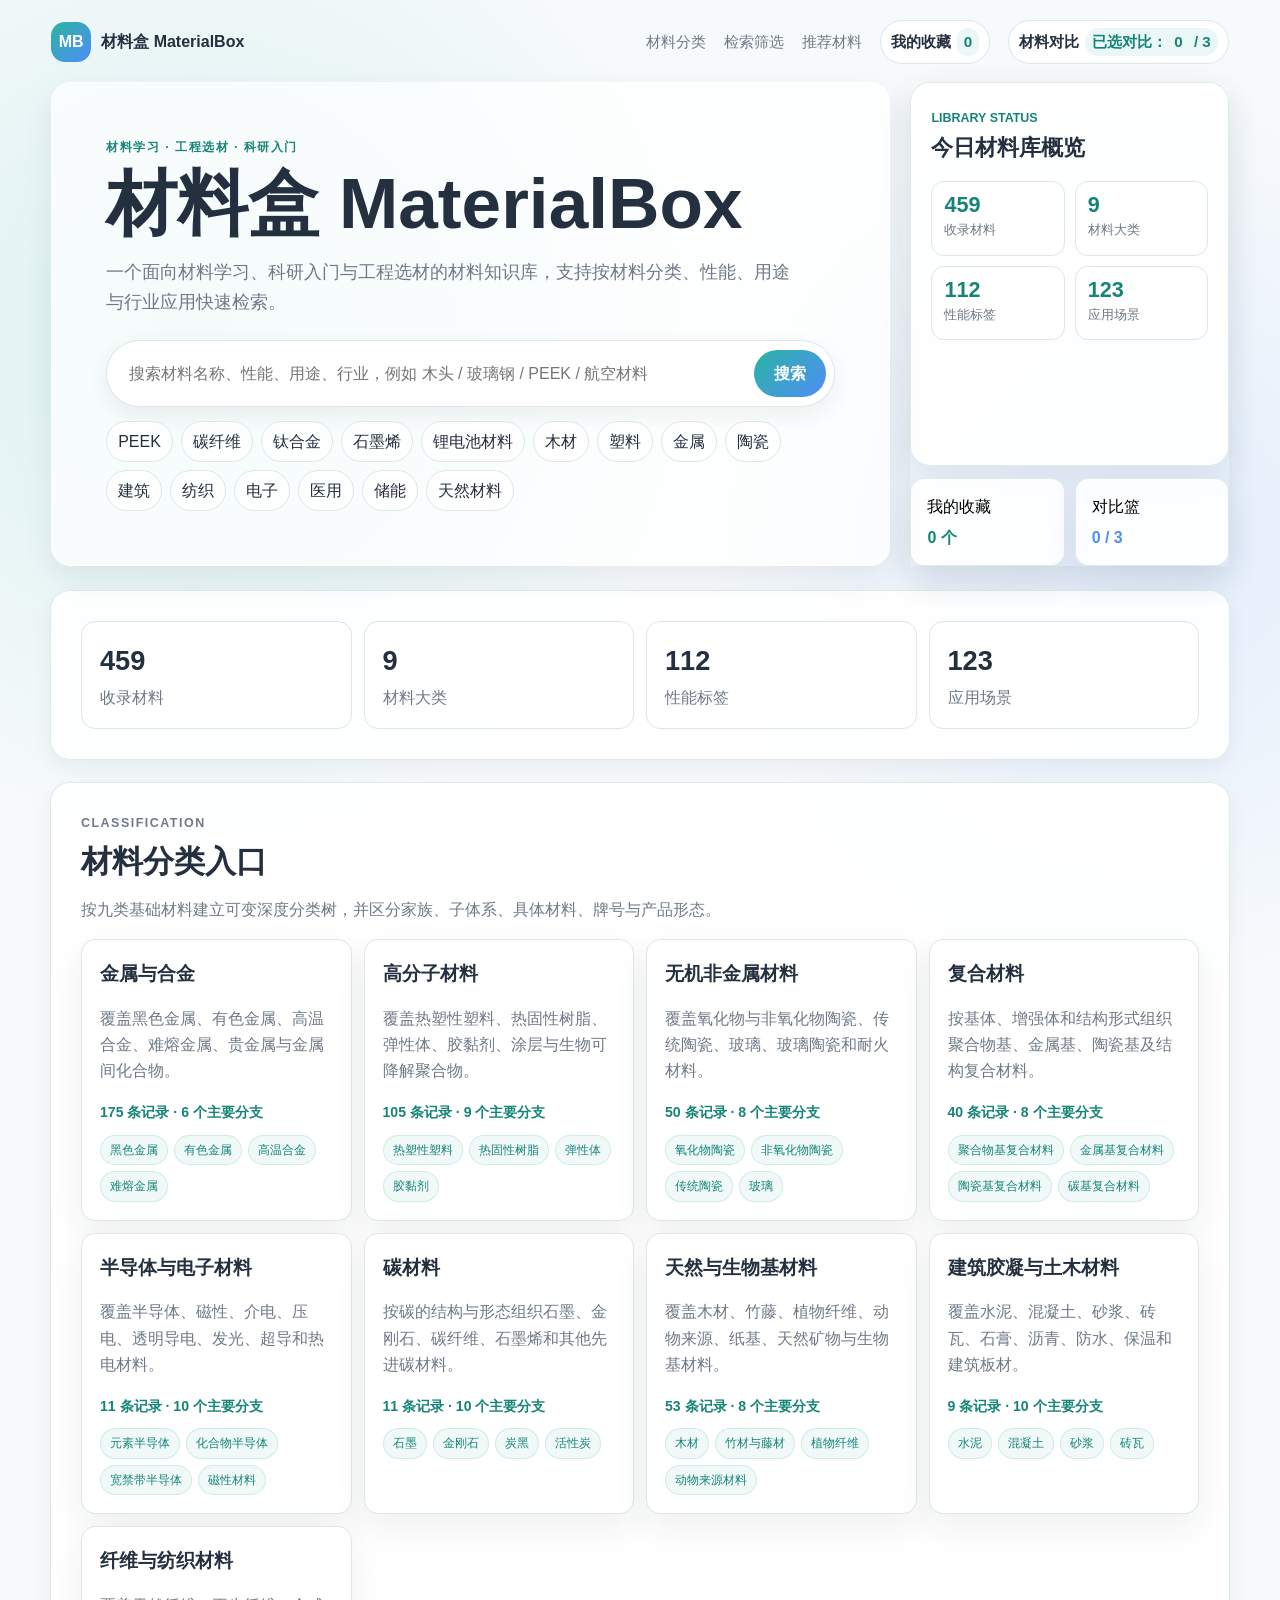
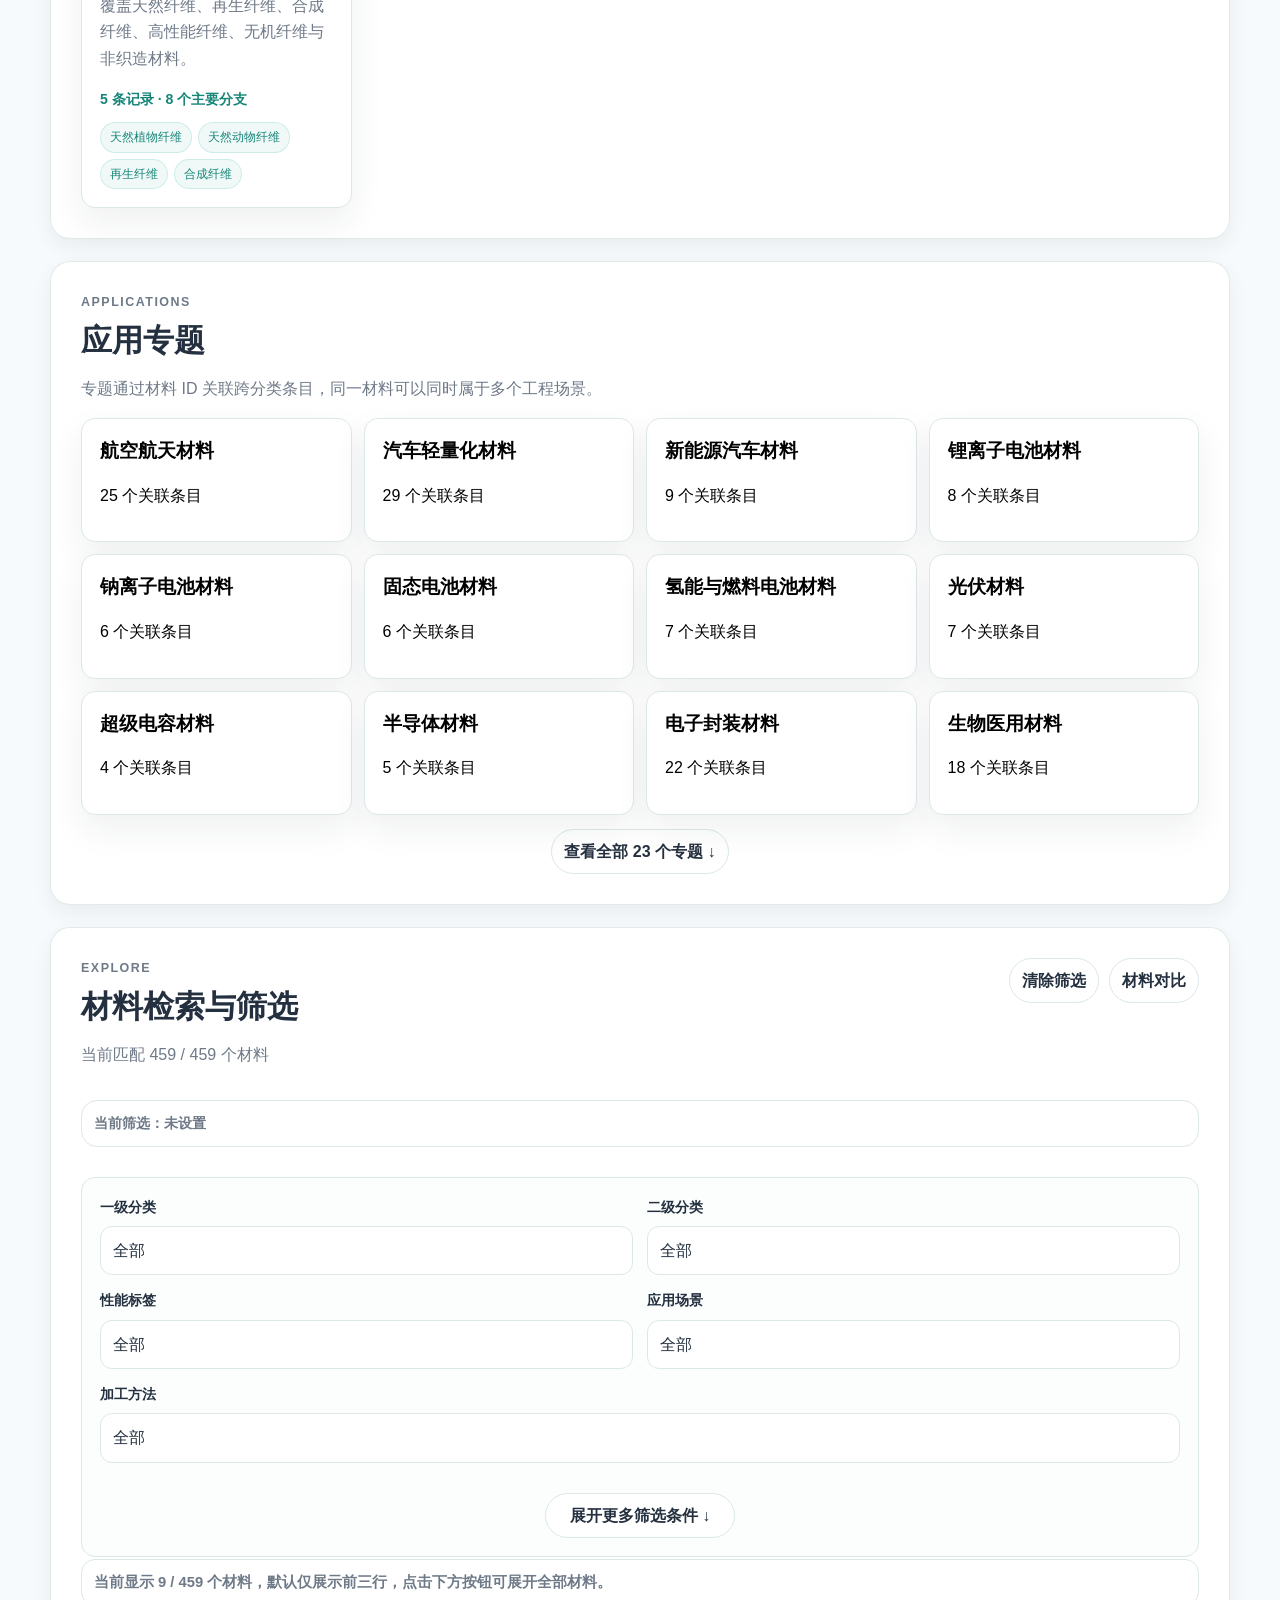
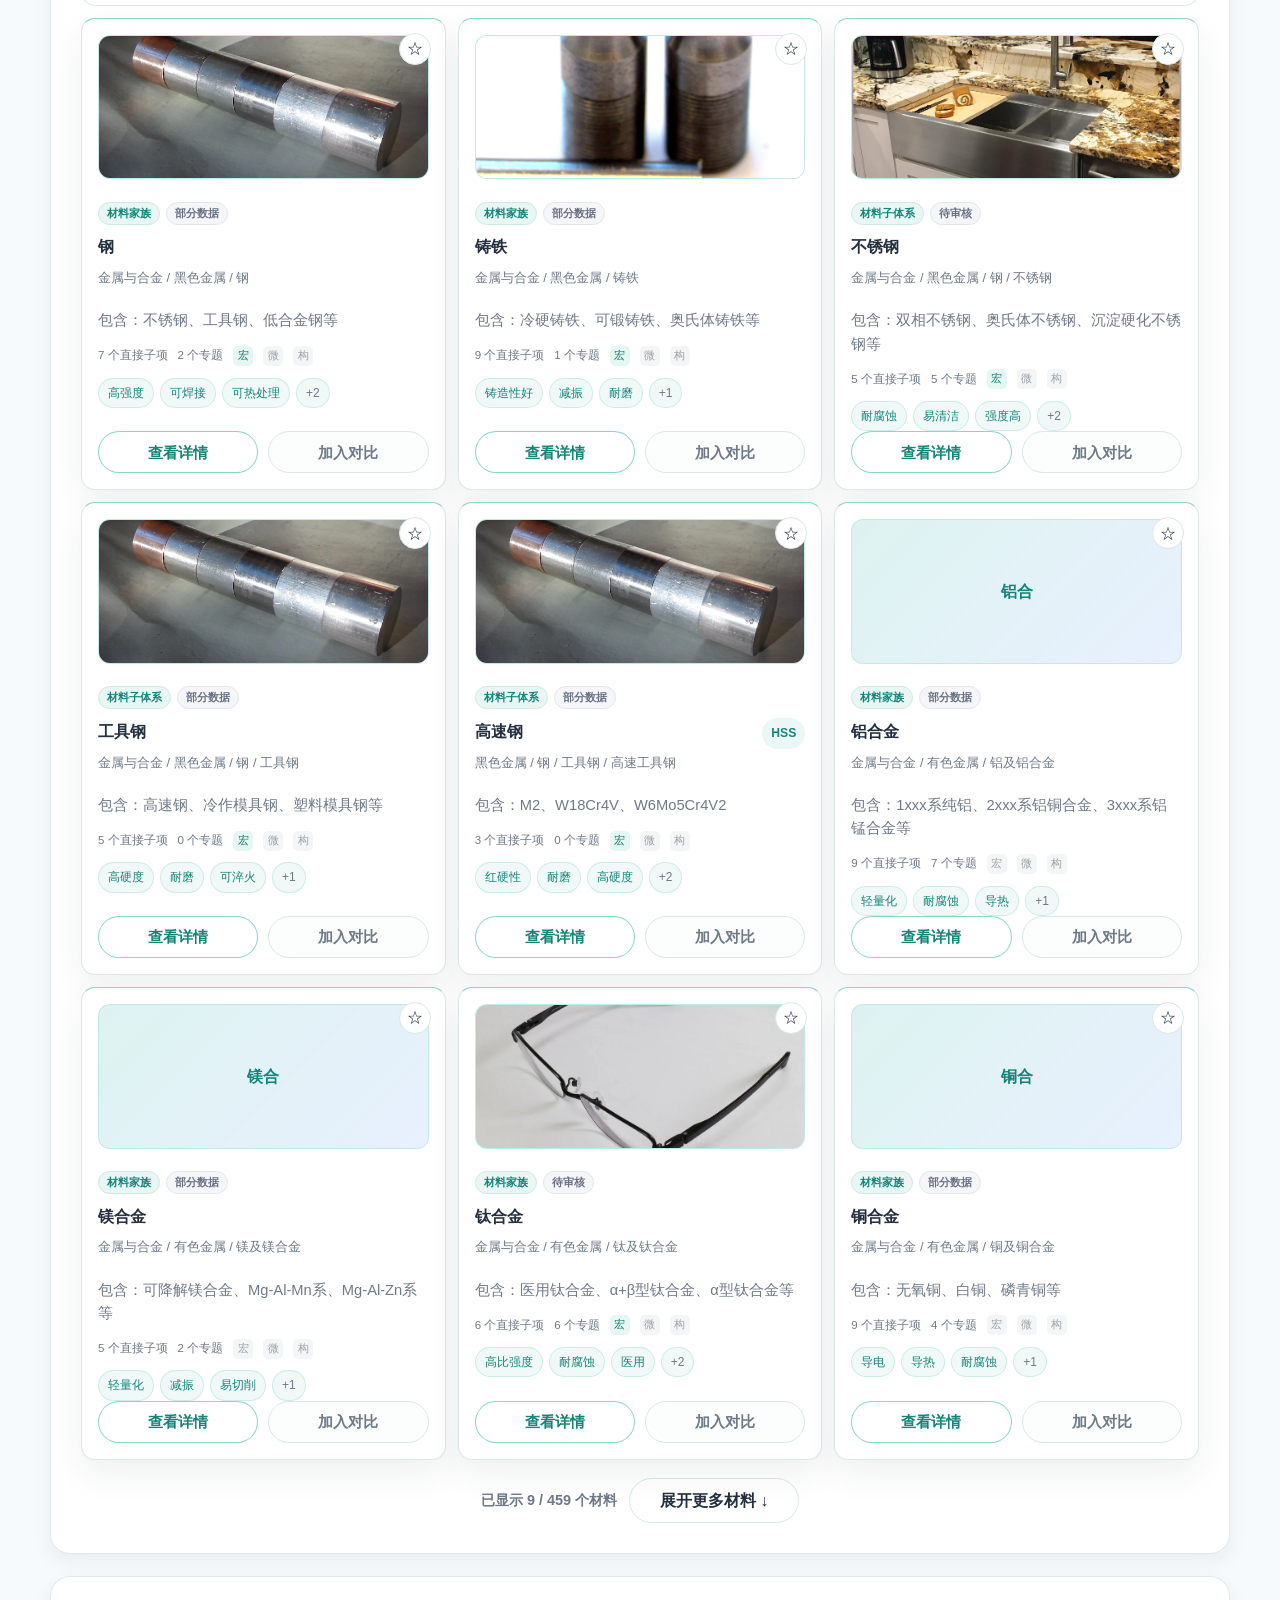
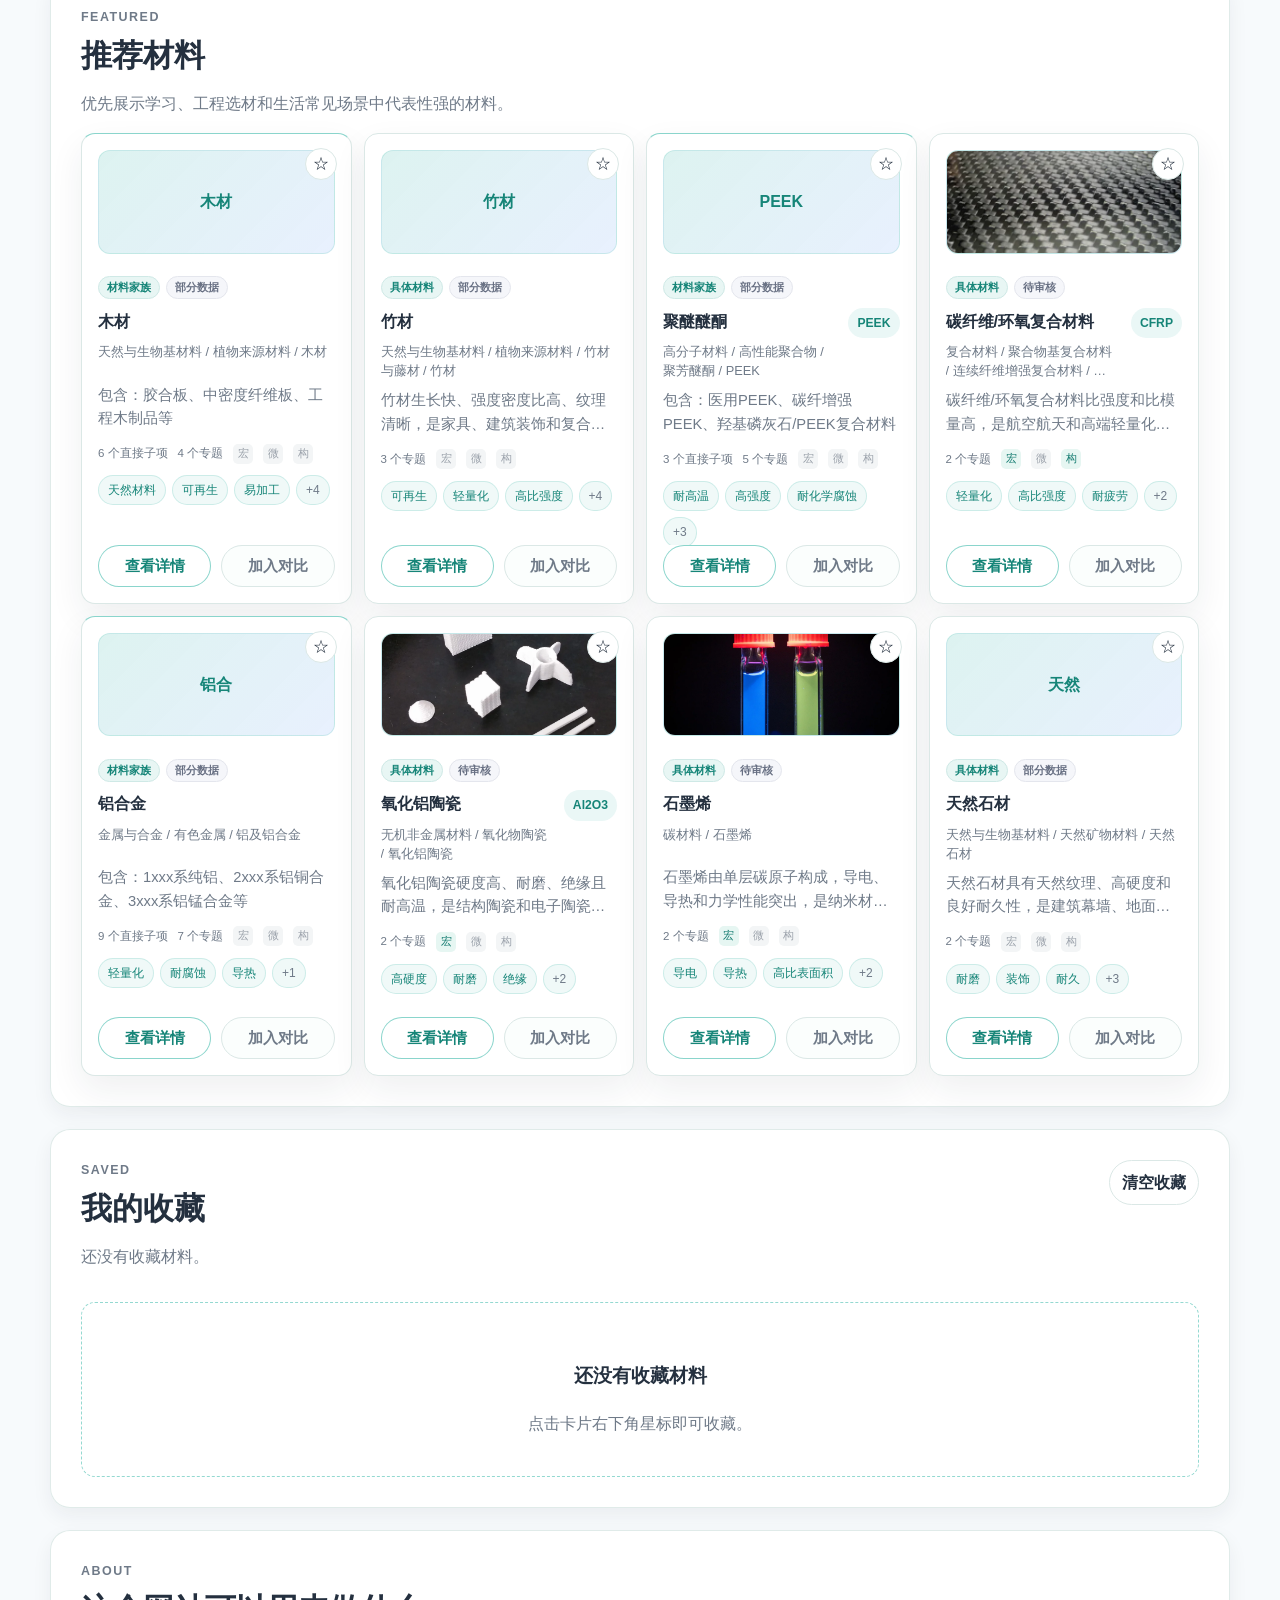
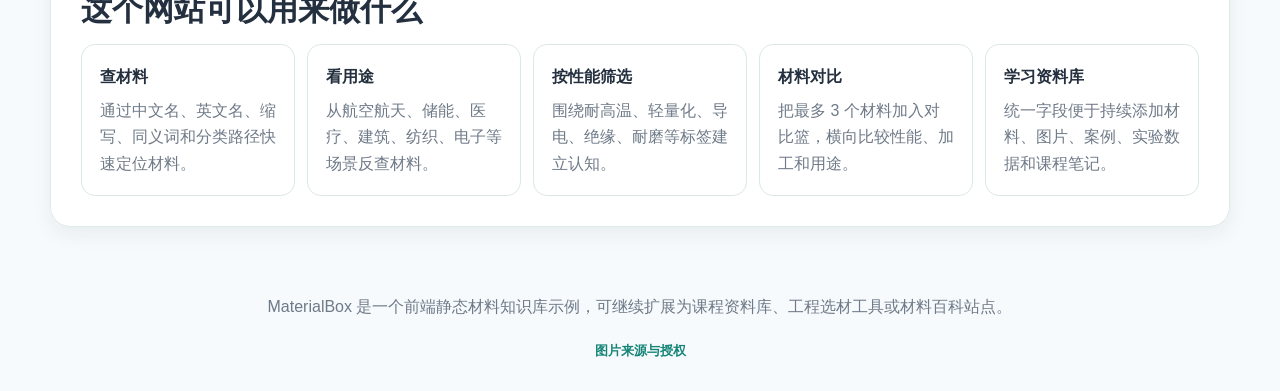
<file: index.html>
﻿<!DOCTYPE html>
<html lang="zh-CN">
  <head>
    <meta charset="UTF-8" />
    <meta http-equiv="refresh" content="0; url=material_box/index.html" />
    <meta name="viewport" content="width=device-width, initial-scale=1.0" />
    <title>打开 MaterialBox</title>
  </head>
  <body>
    <p>正在打开 <a href="material_box/index.html">材料盒 MaterialBox</a>...</p>
    <script>location.replace('material_box/index.html');</script>
  </body>
</html>
</file>
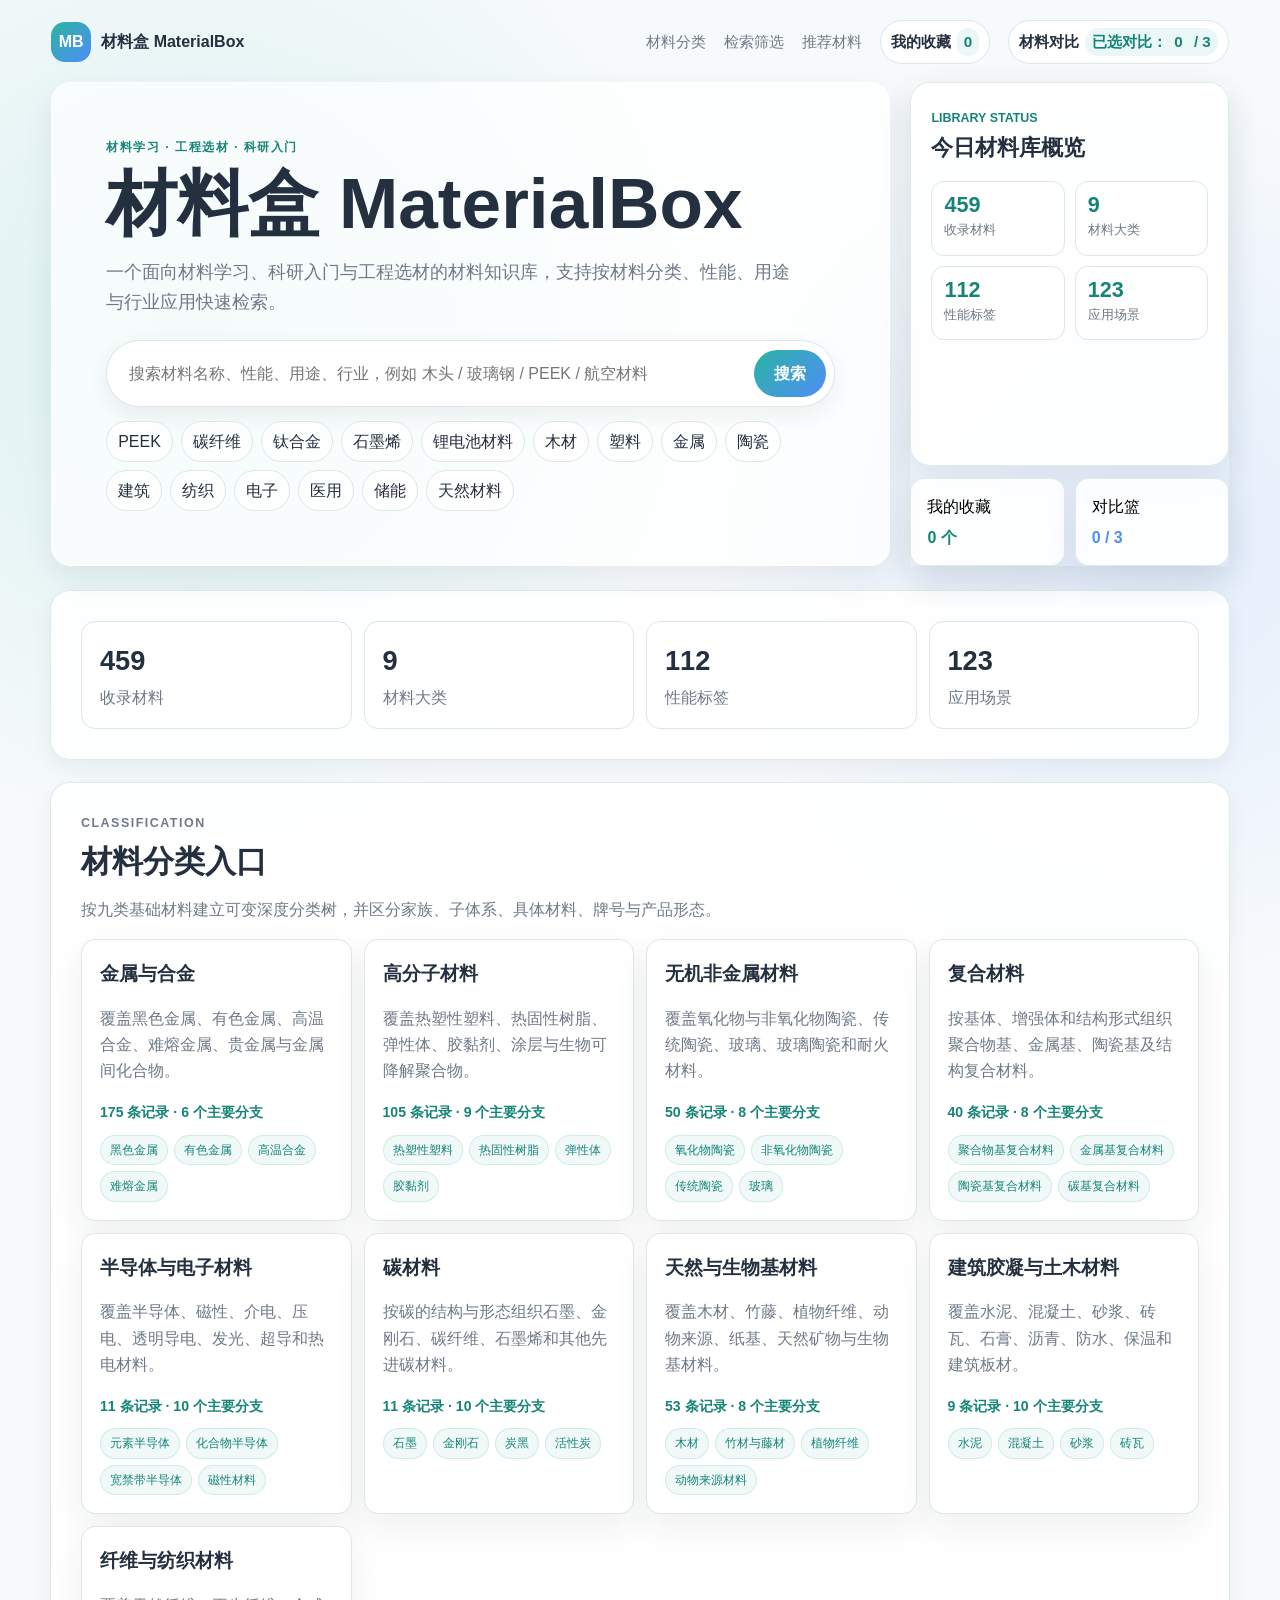
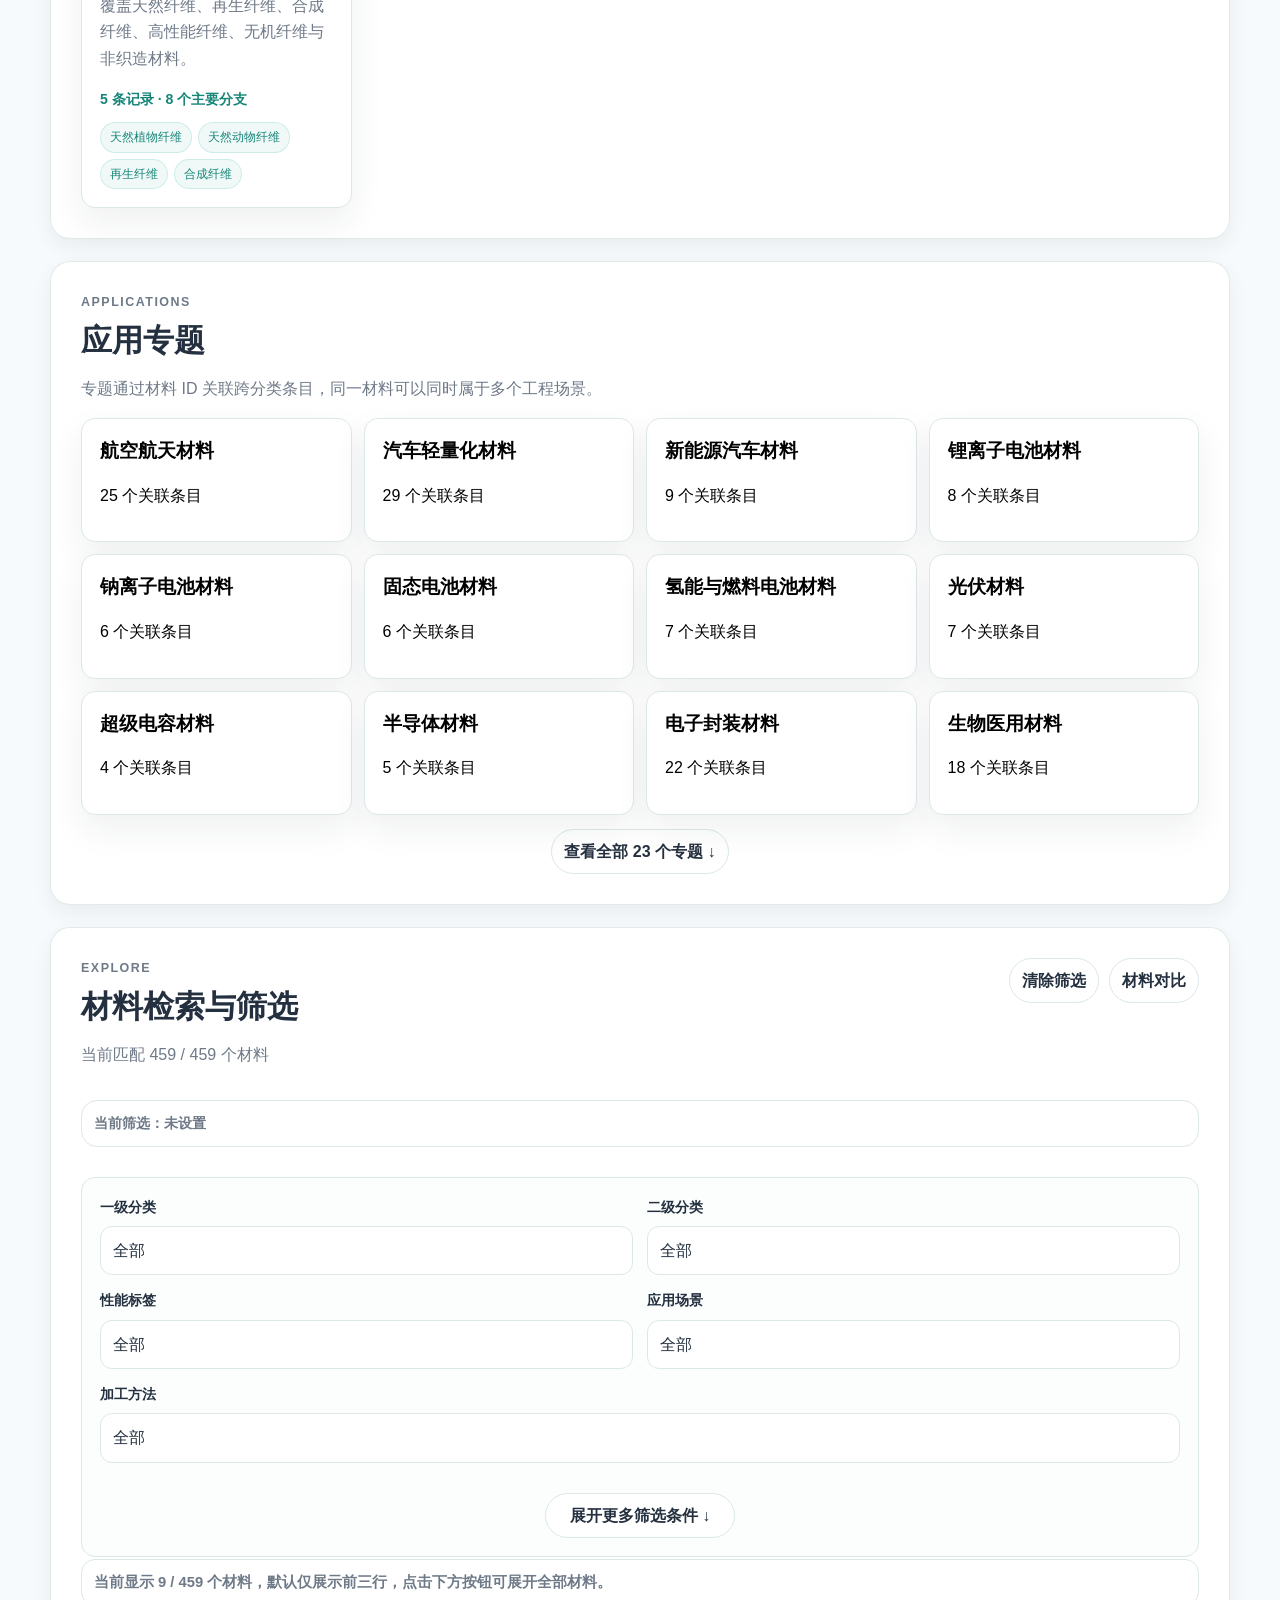
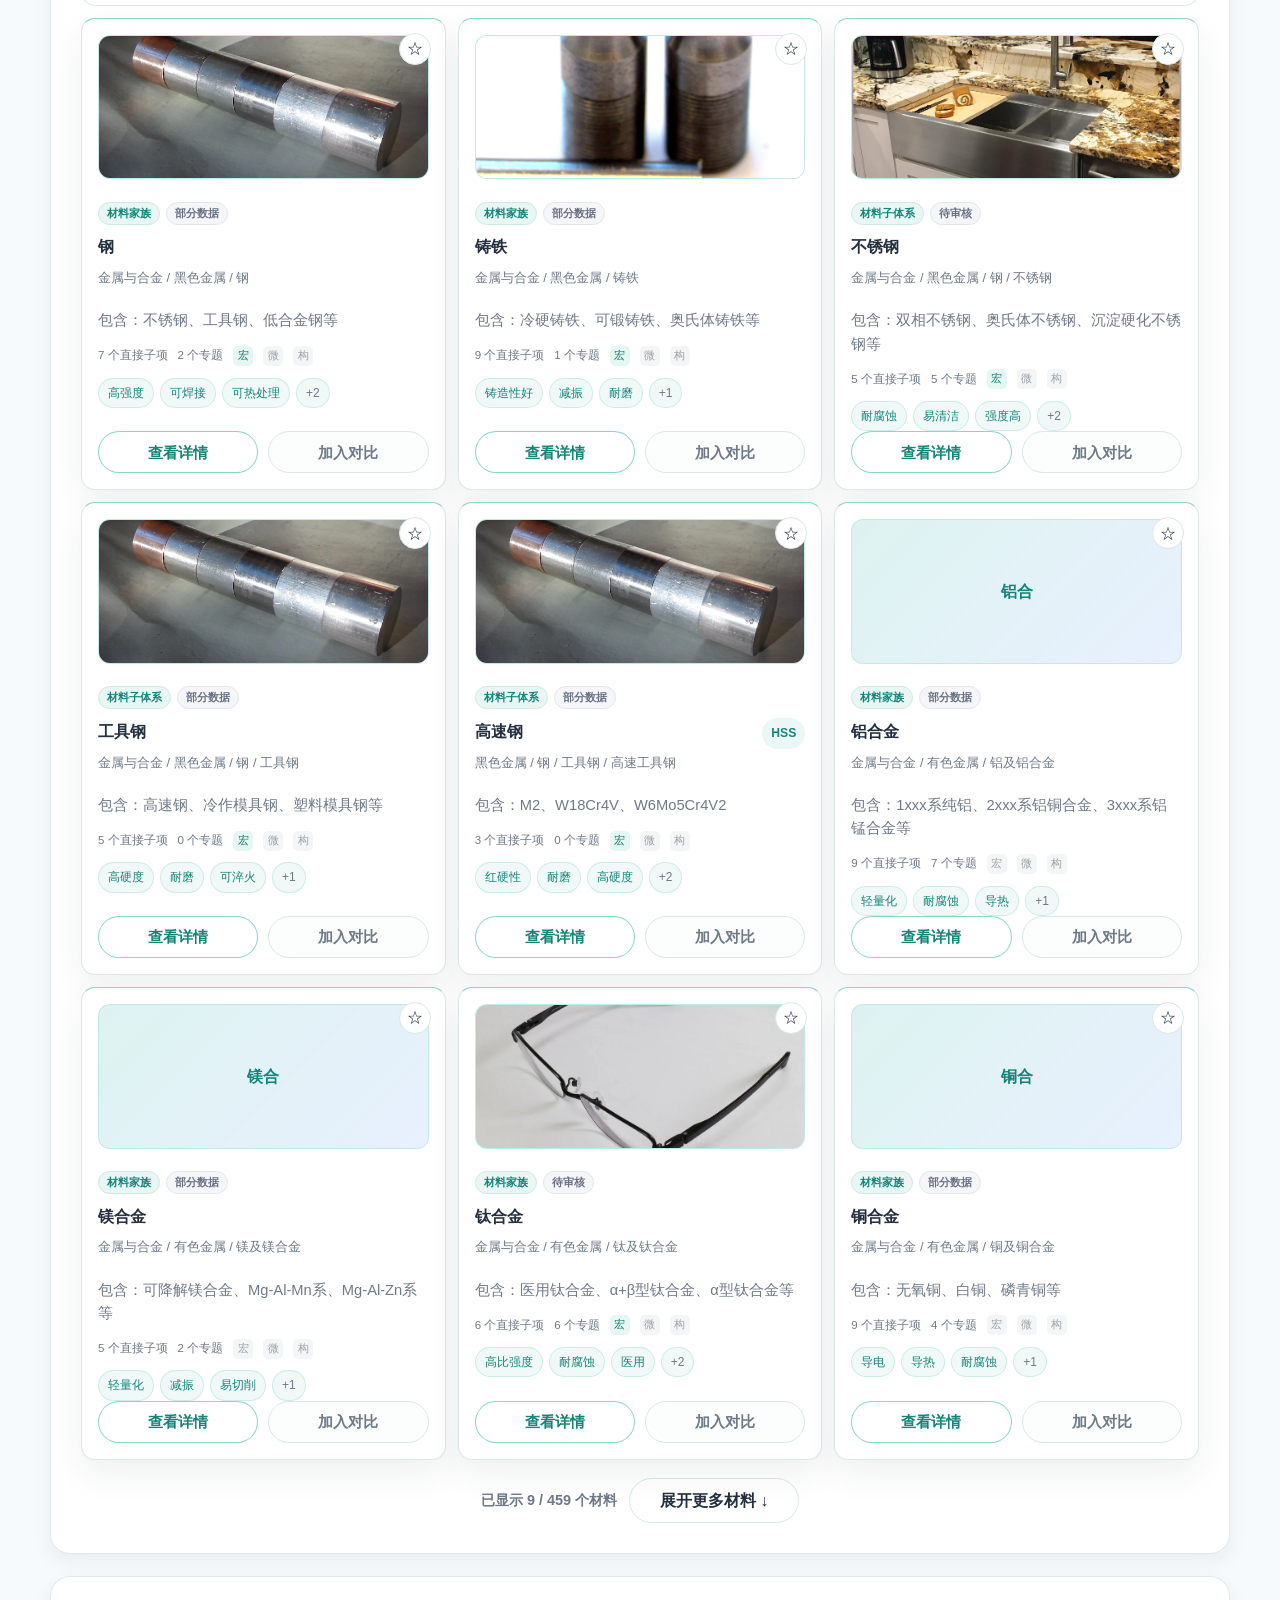
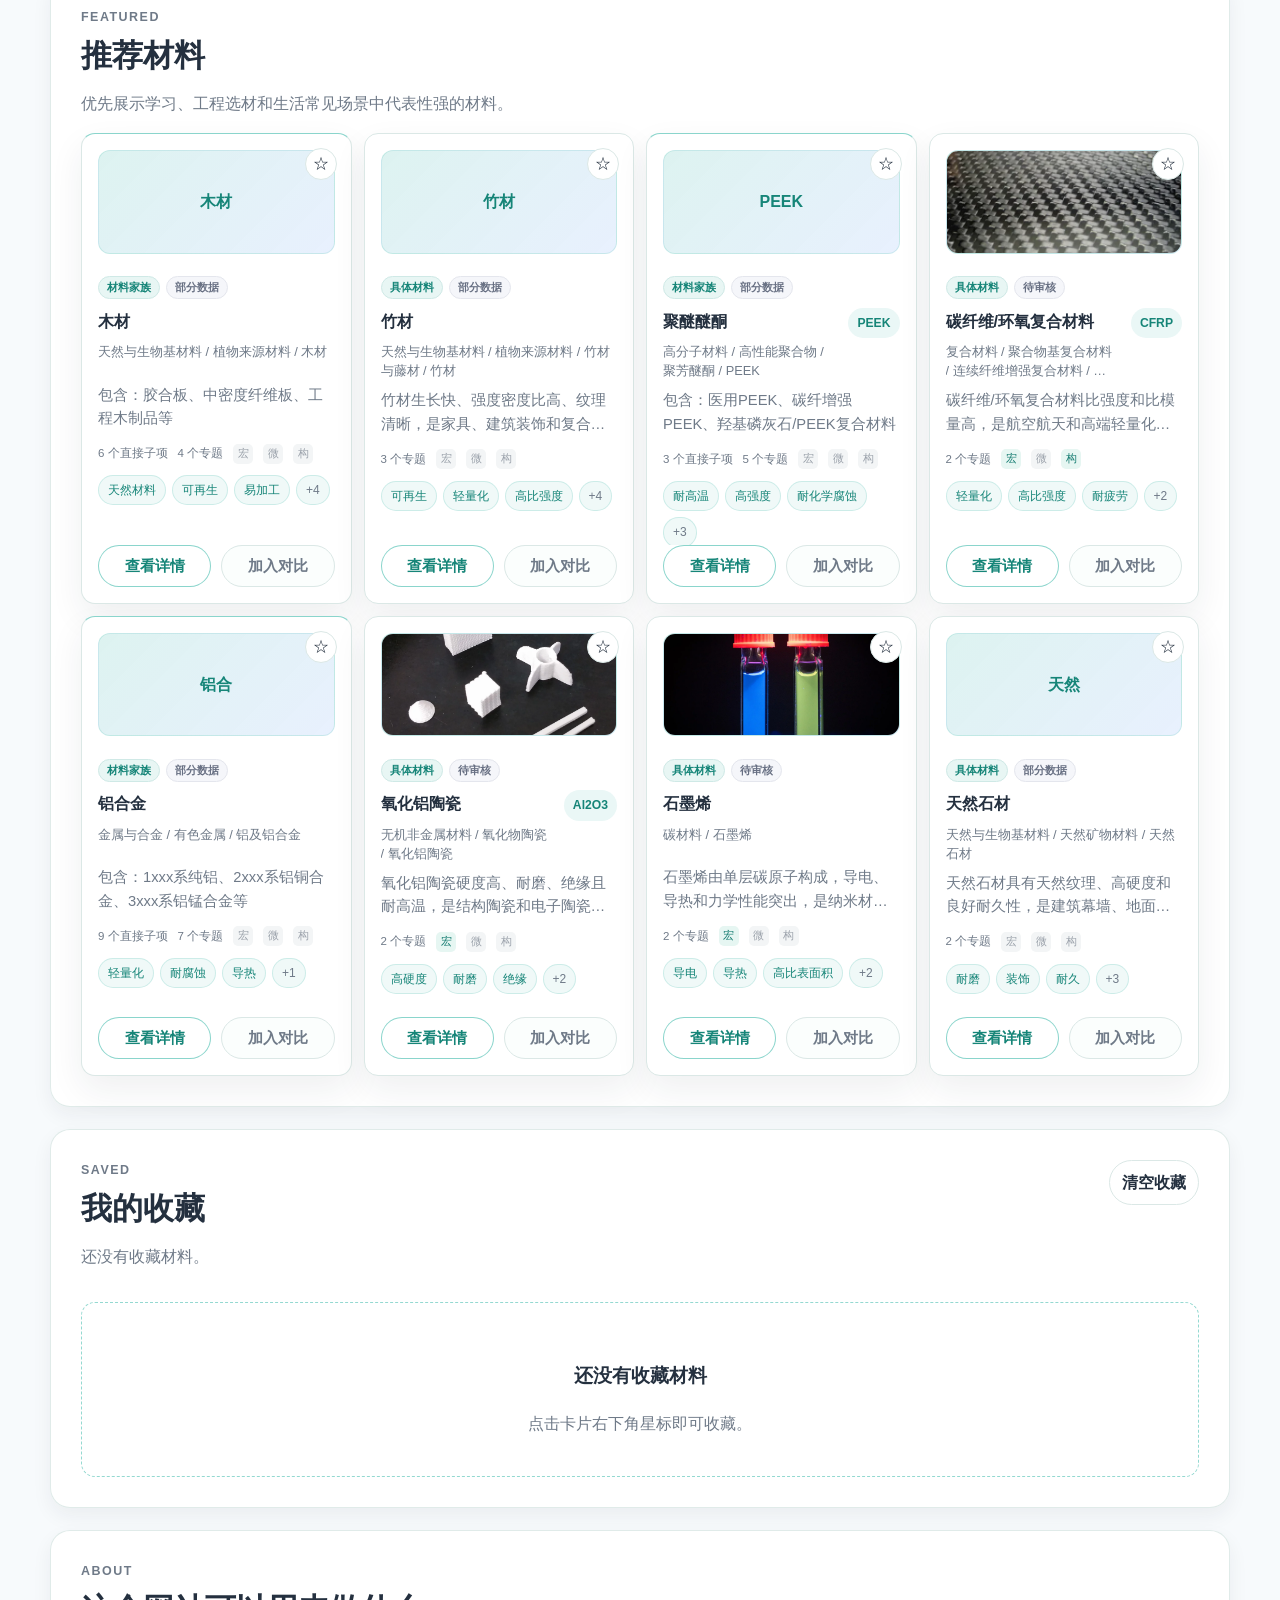
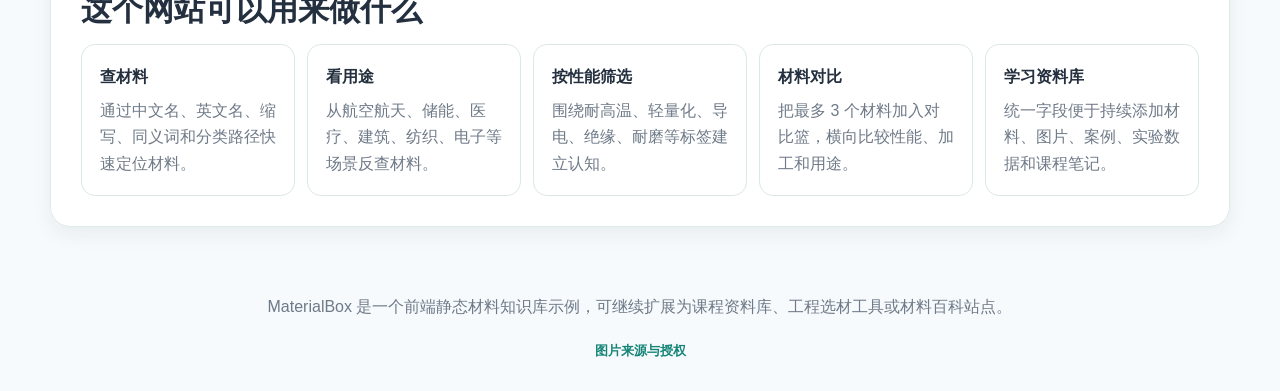
<file: material_box/index.html>
﻿<!DOCTYPE html>
<html lang="zh-CN">
  <head>
    <meta charset="UTF-8" />
    <meta name="viewport" content="width=device-width, initial-scale=1.0" />
    <link rel="icon" href="data:," />
    <title>材料盒 MaterialBox</title>
    <link rel="stylesheet" href="style.css" />
  </head>
  <body>
    <header class="site-header">
      <nav class="topbar" aria-label="主导航">
        <a class="brand" href="#home" aria-label="返回首页">
          <span class="brand-mark">MB</span>
          <span>材料盒 MaterialBox</span>
        </a>
        <div class="nav-links">
          <a href="#categories-section">材料分类</a>
          <a href="#explore">检索筛选</a>
          <a href="#recommended">推荐材料</a>
          <button id="nav-favorites" class="nav-action" type="button">我的收藏 <span id="favorite-count">0</span></button>
          <button id="nav-compare" class="nav-action" type="button">材料对比 <span class="compare-count-label">已选对比：<span id="compare-count">0</span> / 3</span></button>
        </div>
      </nav>

      <section id="home" class="hero">
        <div class="hero-copy">
          <p class="eyebrow">材料学习 · 工程选材 · 科研入门</p>
          <h1>材料盒 MaterialBox</h1>
          <p class="hero-subtitle">
            一个面向材料学习、科研入门与工程选材的材料知识库，支持按材料分类、性能、用途与行业应用快速检索。
          </p>
          <div class="search-shell">
            <input
              id="search-input"
              type="search"
              autocomplete="off"
              placeholder="搜索材料名称、性能、用途、行业，例如 木头 / 玻璃钢 / PEEK / 航空材料"
            />
            <button id="search-button" type="button">搜索</button>
          </div>
          <div id="search-suggestions" class="search-suggestions hidden"></div>
          <div id="quick-tags" class="quick-tags" aria-label="快捷搜索标签"></div>
          <div id="hot-searches" class="hot-searches" aria-label="热门搜索"></div>
        </div>
        <aside class="hero-panel" aria-label="材料库状态面板">
          <div class="status-card">
            <span class="panel-label">Library Status</span>
            <strong>今日材料库概览</strong>
            <div id="hero-status-grid" class="status-grid"></div>
          </div>
          <div class="hero-metric-row">
            <button id="hero-favorites" class="mini-metrics" type="button">
              <span>我的收藏</span>
              <strong><span id="hero-favorite-count">0</span> 个</strong>
            </button>
            <button id="hero-compare" class="mini-metrics accent" type="button">
              <span>对比篮</span>
              <strong><span id="hero-compare-count">0</span> / 3</strong>
            </button>
          </div>
        </aside>
      </section>
    </header>

    <main>
      <section class="section stats-section" aria-label="数据概览">
        <div id="stats-grid" class="stats-grid"></div>
      </section>

      <section id="categories-section" class="section">
        <div class="section-heading">
          <p class="eyebrow">Classification</p>
          <h2>材料分类入口</h2>
          <p>按九类基础材料建立可变深度分类树，并区分家族、子体系、具体材料、牌号与产品形态。</p>
        </div>
        <div id="category-grid" class="category-grid"></div>
        <section id="taxonomy-browser" class="taxonomy-browser hidden" aria-label="材料分类树">
          <div class="taxonomy-browser-head">
            <div>
              <span class="taxonomy-caption">当前分类路径</span>
              <strong id="taxonomy-current-path">全部材料</strong>
            </div>
            <button id="taxonomy-close" class="ghost-button" type="button">收起分类树</button>
          </div>
          <div id="taxonomy-tree" class="taxonomy-tree" role="tree" aria-label="基础材料分类树"></div>
        </section>
      </section>

      <section class="section applications-section">
        <div class="section-heading">
          <p class="eyebrow">Applications</p>
          <h2>应用专题</h2>
          <p>专题通过材料 ID 关联跨分类条目，同一材料可以同时属于多个工程场景。</p>
        </div>
        <div id="application-grid" class="application-grid"></div>
      </section>

      <section id="explore" class="section explorer-section">
        <div class="section-heading split-heading">
          <div>
            <p class="eyebrow">Explore</p>
            <h2>材料检索与筛选</h2>
            <p id="result-summary">正在加载材料数据...</p>
          </div>
          <div class="heading-actions">
            <button id="clear-filters" class="ghost-button" type="button">清除筛选</button>
            <button id="compare-entry" class="ghost-button" type="button">材料对比</button>
          </div>
        </div>

        <div id="active-filters" class="active-filters"></div>

        <div class="explorer-layout">
          <aside id="filters-panel" class="filters-panel collapsed" aria-label="材料筛选">
            <div class="filter-block">
              <label for="category-filter">一级分类</label>
              <select id="category-filter"></select>
            </div>
            <div class="filter-block">
              <label for="subcategory-filter">二级分类</label>
              <select id="subcategory-filter"></select>
            </div>
            <div class="filter-block">
              <label for="tag-filter">性能标签</label>
              <select id="tag-filter"></select>
            </div>
            <div class="filter-block">
              <label for="application-filter">应用场景</label>
              <select id="application-filter"></select>
            </div>
            <div class="filter-block processing-block">
              <label for="processing-filter">加工方法</label>
              <select id="processing-filter"></select>
            </div>
            <div class="filter-extra" id="filter-extra">
              <div class="filter-block">
                <label for="family-filter">材料家族</label>
                <select id="family-filter"></select>
              </div>
              <div class="filter-block">
                <label for="entity-filter">实体类型</label>
                <select id="entity-filter"></select>
              </div>
              <div class="filter-block">
                <label for="collection-filter">应用专题</label>
                <select id="collection-filter"></select>
              </div>
              <div class="filter-block">
                <label for="form-filter">产品形态</label>
                <select id="form-filter"></select>
              </div>
              <div class="filter-block">
                <label for="state-filter">热处理/材料状态</label>
                <select id="state-filter"></select>
              </div>
              <div class="filter-block">
                <label for="cost-filter">成本等级</label>
                <select id="cost-filter"></select>
              </div>
              <div class="filter-block">
                <label for="temperature-filter">使用温度</label>
                <select id="temperature-filter"></select>
              </div>
              <div class="filter-block">
                <label for="quality-filter">数据完整度</label>
                <select id="quality-filter"></select>
              </div>
            </div>
            <div class="filter-toggle-row">
              <button id="filter-toggle" class="ghost-button filter-toggle" type="button" aria-expanded="false" aria-controls="filter-extra">展开更多筛选条件 ↓</button>
            </div>
          </aside>

          <div class="results-area">
            <div class="results-toolbar">
              <span id="results-display-summary"></span>
            </div>
            <div id="search-context-note" class="search-context-note hidden"></div>
            <div id="material-list" class="material-grid results-grid"></div>
            <div id="empty-state" class="empty-state hidden"></div>
            <div id="results-toggle-row" class="results-toggle-row hidden">
              <span id="results-toggle-summary"></span>
              <button id="results-toggle" class="ghost-button results-toggle" type="button">展开更多材料 ↓</button>
            </div>
          </div>
        </div>
      </section>

      <section id="recommended" class="section">
        <div class="section-heading">
          <p class="eyebrow">Featured</p>
          <h2>推荐材料</h2>
          <p>优先展示学习、工程选材和生活常见场景中代表性强的材料。</p>
        </div>
        <div id="recommended-grid" class="material-grid compact"></div>
      </section>

      <section id="favorites-section" class="section favorites-section">
        <div class="section-heading split-heading">
          <div>
            <p class="eyebrow">Saved</p>
            <h2>我的收藏</h2>
            <p id="favorites-summary">页面加载后会恢复本地收藏。</p>
          </div>
          <button id="clear-favorites" class="ghost-button" type="button">清空收藏</button>
        </div>
        <div id="favorites-list" class="material-grid compact"></div>
        <div id="favorites-empty" class="empty-state hidden">
          <h3>还没有收藏材料</h3>
          <p>点击卡片右下角星标即可收藏。</p>
        </div>
      </section>

      <section id="material-detail" class="detail-section hidden" aria-live="polite"></section>

      <section class="section project-section">
        <div class="section-heading">
          <p class="eyebrow">About</p>
          <h2>这个网站可以用来做什么</h2>
        </div>
        <div class="feature-grid">
          <article><strong>查材料</strong><span>通过中文名、英文名、缩写、同义词和分类路径快速定位材料。</span></article>
          <article><strong>看用途</strong><span>从航空航天、储能、医疗、建筑、纺织、电子等场景反查材料。</span></article>
          <article><strong>按性能筛选</strong><span>围绕耐高温、轻量化、导电、绝缘、耐磨等标签建立认知。</span></article>
          <article><strong>材料对比</strong><span>把最多 3 个材料加入对比篮，横向比较性能、加工和用途。</span></article>
          <article><strong>学习资料库</strong><span>统一字段便于持续添加材料、图片、案例、实验数据和课程笔记。</span></article>
        </div>
      </section>
    </main>

    <button id="back-to-top" class="back-to-top" type="button" aria-label="返回顶部">↑</button>

    <div id="compare-panel" class="compare-panel hidden" role="dialog" aria-modal="true" aria-labelledby="compare-title">
      <div class="compare-backdrop" data-close-compare></div>
      <section class="compare-drawer">
        <div class="compare-header">
          <div>
            <p class="eyebrow">Compare</p>
            <h2 id="compare-title">材料对比</h2>
          </div>
          <div class="compare-actions">
            <button id="clear-compare" class="ghost-button" type="button">清空对比</button>
            <button class="ghost-button" type="button" data-close-compare aria-label="关闭材料对比面板">关闭</button>
          </div>
        </div>
        <div id="compare-content"></div>
      </section>
    </div>

    <div id="toast-container" class="toast-container" aria-live="polite" aria-atomic="true"></div>

    <footer class="site-footer">
      <p>MaterialBox 是一个前端静态材料知识库示例，可继续扩展为课程资料库、工程选材工具或材料百科站点。</p>
      <a class="footer-attribution-link" href="attribution.html">图片来源与授权</a>
    </footer>

    <script src="materials.js"></script>
    <script src="collections.js"></script>
    <script src="taxonomy.js"></script>
    <script src="material-images.js"></script>
    <script src="material-images.generated.js"></script>
    <script src="image-policy.js"></script>
    <script src="script.js"></script>
  </body>
</html>
</file>
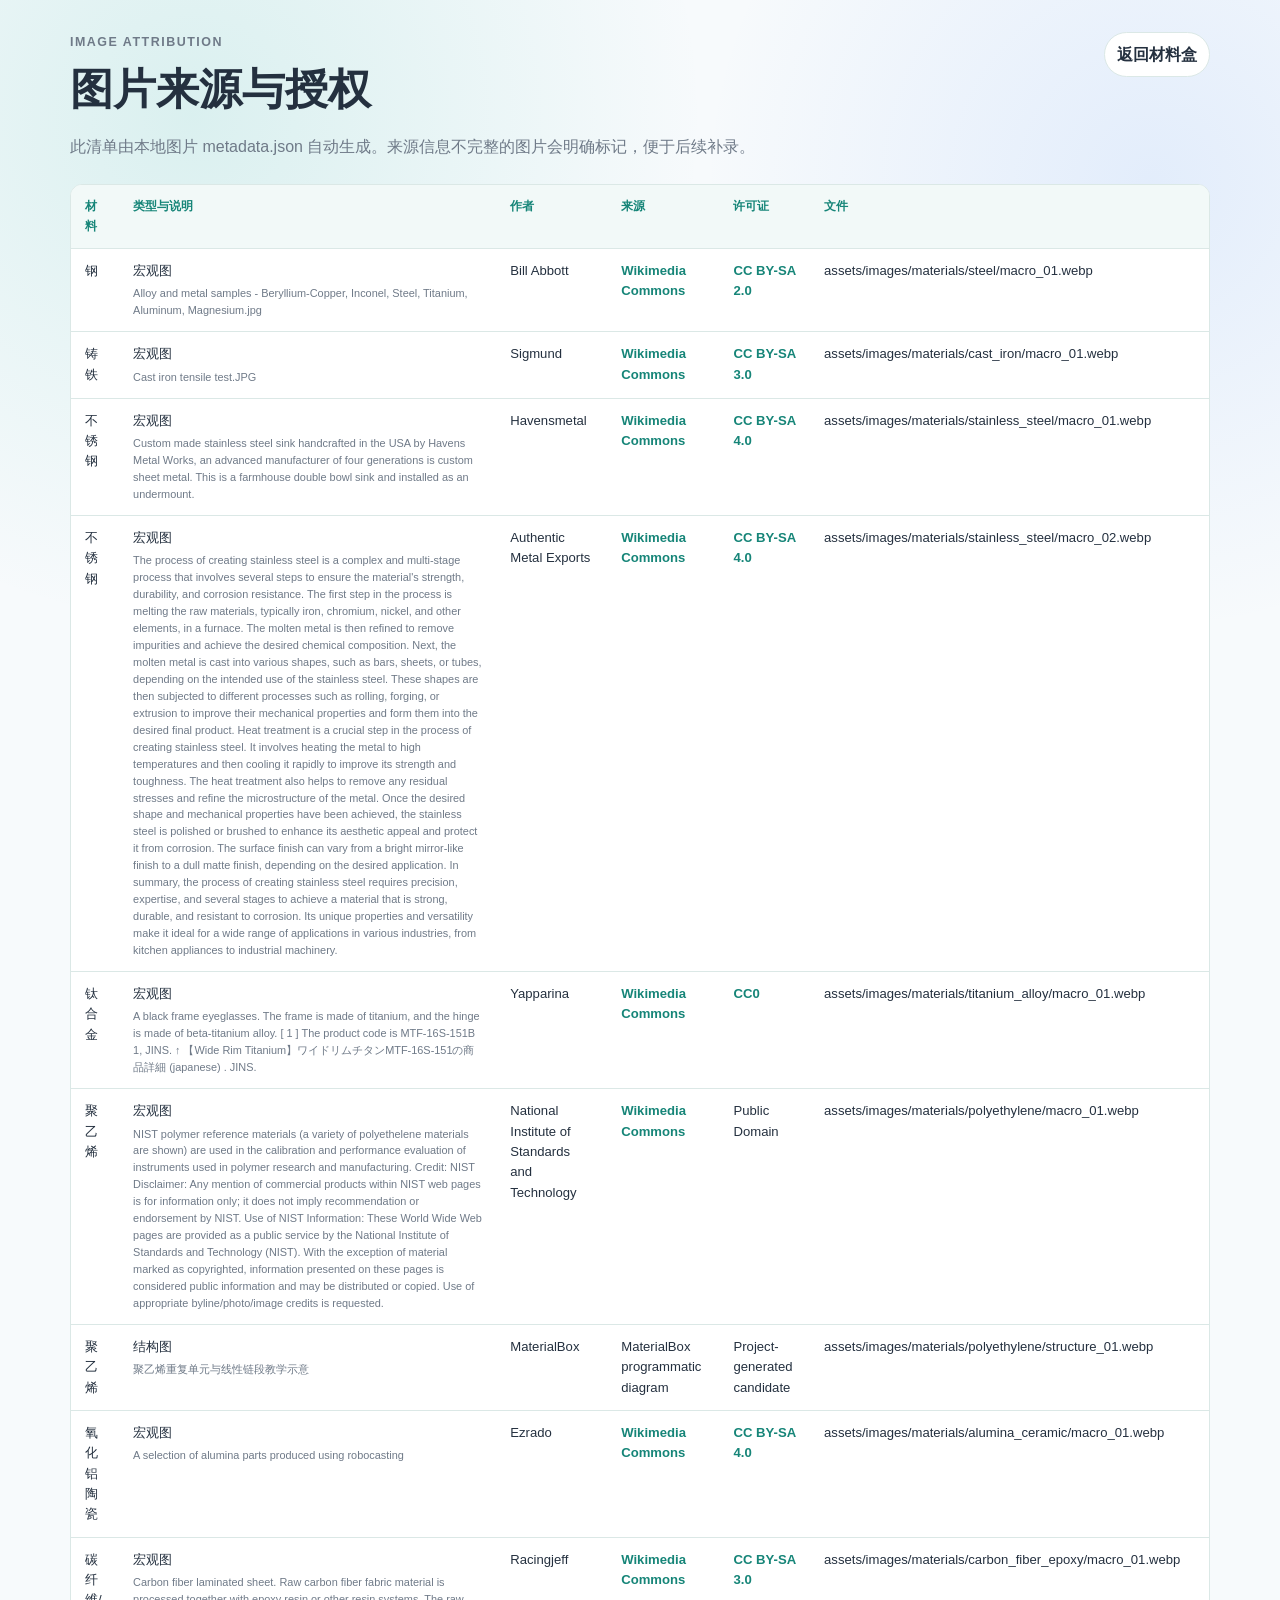
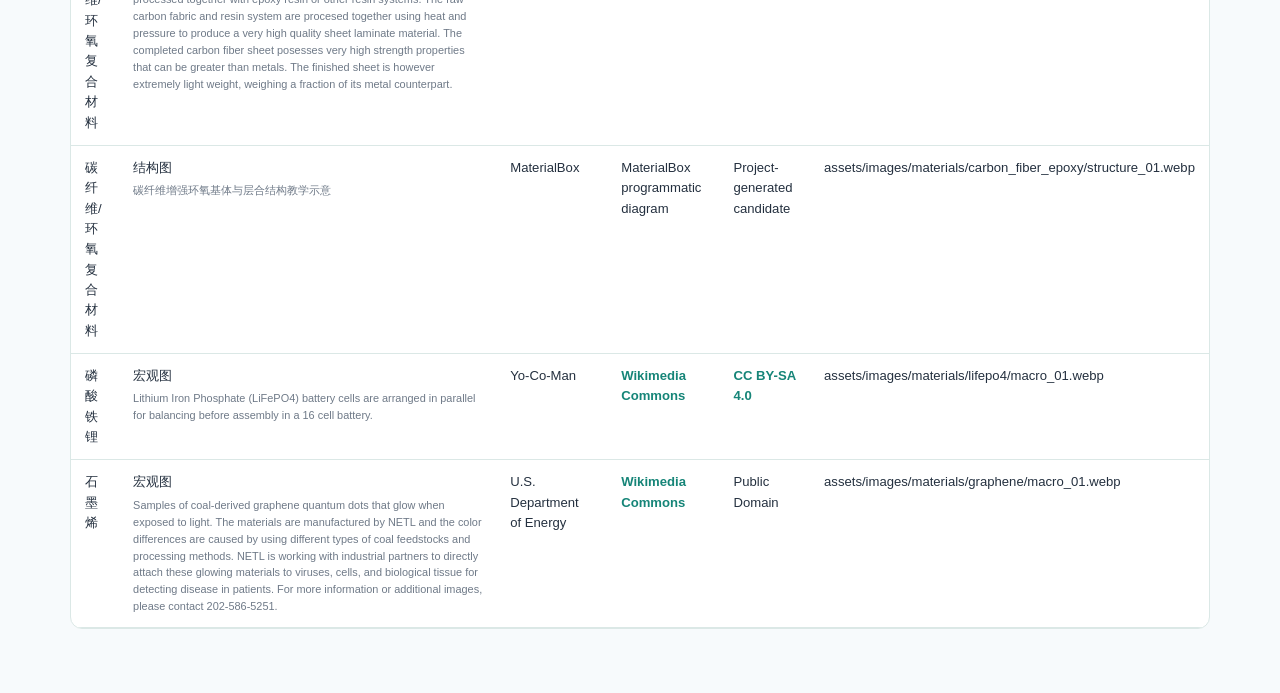
<file: material_box/attribution.html>
<!doctype html>
<html lang="zh-CN">
  <head>
    <meta charset="utf-8" />
    <meta name="viewport" content="width=device-width, initial-scale=1" />
    <link rel="icon" href="data:," />
    <title>图片来源与授权 | MaterialBox</title>
    <link rel="stylesheet" href="style.css" />
    <style>
      .attribution-page { margin: 0 auto; max-width: 1180px; padding: 32px 20px 64px; }
      .attribution-head { align-items: start; display: flex; gap: 20px; justify-content: space-between; margin-bottom: 24px; }
      .attribution-head h1 { font-size: clamp(1.8rem, 4vw, 2.7rem); margin: 0 0 8px; }
      .attribution-head p { color: var(--muted); line-height: 1.65; margin: 0; }
      .attribution-table-wrap { background: #fff; border: 1px solid var(--line); border-radius: 12px; overflow-x: auto; }
      .attribution-table { border-collapse: collapse; min-width: 920px; width: 100%; }
      .attribution-table th, .attribution-table td { border-bottom: 1px solid var(--line); line-height: 1.55; padding: 12px 14px; text-align: left; vertical-align: top; }
      .attribution-table th { background: #f2f9f8; color: var(--primary-dark); font-size: .78rem; }
      .attribution-table td { color: var(--text); font-size: .82rem; }
      .attribution-table small { color: var(--muted); display: block; margin-top: 4px; }
      .attribution-table a { color: var(--primary-dark); font-weight: 750; }
      .attribution-empty { background: #fff; border: 1px dashed var(--line); border-radius: 12px; color: var(--muted); padding: 28px; text-align: center; }
      @media (max-width: 720px) { .attribution-head { flex-direction: column; } }
    </style>
  </head>
  <body>
    <main class="attribution-page">
      <header class="attribution-head">
        <div>
          <p class="eyebrow">Image attribution</p>
          <h1>图片来源与授权</h1>
          <p>此清单由本地图片 metadata.json 自动生成。来源信息不完整的图片会明确标记，便于后续补录。</p>
        </div>
        <a class="ghost-button" href="index.html">返回材料盒</a>
      </header>
      <div id="attribution-content"></div>
    </main>
    <script src="materials.js"></script>
    <script src="image-attribution.js"></script>
    <script>
      (() => {
        const labels = { macro: "宏观图", micro: "微观图", structure: "结构图" };
        const rows = Array.isArray(window.MATERIAL_IMAGE_ATTRIBUTIONS) ? window.MATERIAL_IMAGE_ATTRIBUTIONS : [];
        const target = document.querySelector("#attribution-content");
        if (!rows.length) {
          target.innerHTML = '<div class="attribution-empty">当前还没有已登记的材料图片。</div>';
          return;
        }
        const table = document.createElement("div");
        table.className = "attribution-table-wrap";
        table.innerHTML = '<table class="attribution-table"><thead><tr><th>材料</th><th>类型与说明</th><th>作者</th><th>来源</th><th>许可证</th><th>文件</th></tr></thead><tbody></tbody></table>';
        const tbody = table.querySelector("tbody");
        rows.forEach((item) => {
          const tr = document.createElement("tr");
          const cells = [
            item.materialName || item.materialId,
            `${labels[item.type] || item.type || "材料图"}\n${item.caption || item.alt || "暂无说明"}`,
            item.author || "来源信息待补充",
            item.source || "来源信息待补充",
            item.license || "来源信息待补充",
            item.src || "暂无数据"
          ];
          cells.forEach((value, index) => {
            const td = document.createElement("td");
            if (index === 3 && item.sourceUrl) {
              const link = document.createElement("a"); link.href = item.sourceUrl; link.target = "_blank"; link.rel = "noreferrer"; link.textContent = value; td.appendChild(link);
            } else if (index === 4 && item.licenseUrl) {
              const link = document.createElement("a"); link.href = item.licenseUrl; link.target = "_blank"; link.rel = "noreferrer"; link.textContent = value; td.appendChild(link);
            } else {
              value.split("\n").forEach((line, lineIndex) => { const node = document.createElement(lineIndex ? "small" : "span"); node.textContent = line; td.appendChild(node); });
            }
            tr.appendChild(td);
          });
          tbody.appendChild(tr);
        });
        target.appendChild(table);
      })();
    </script>
  </body>
</html>
</file>
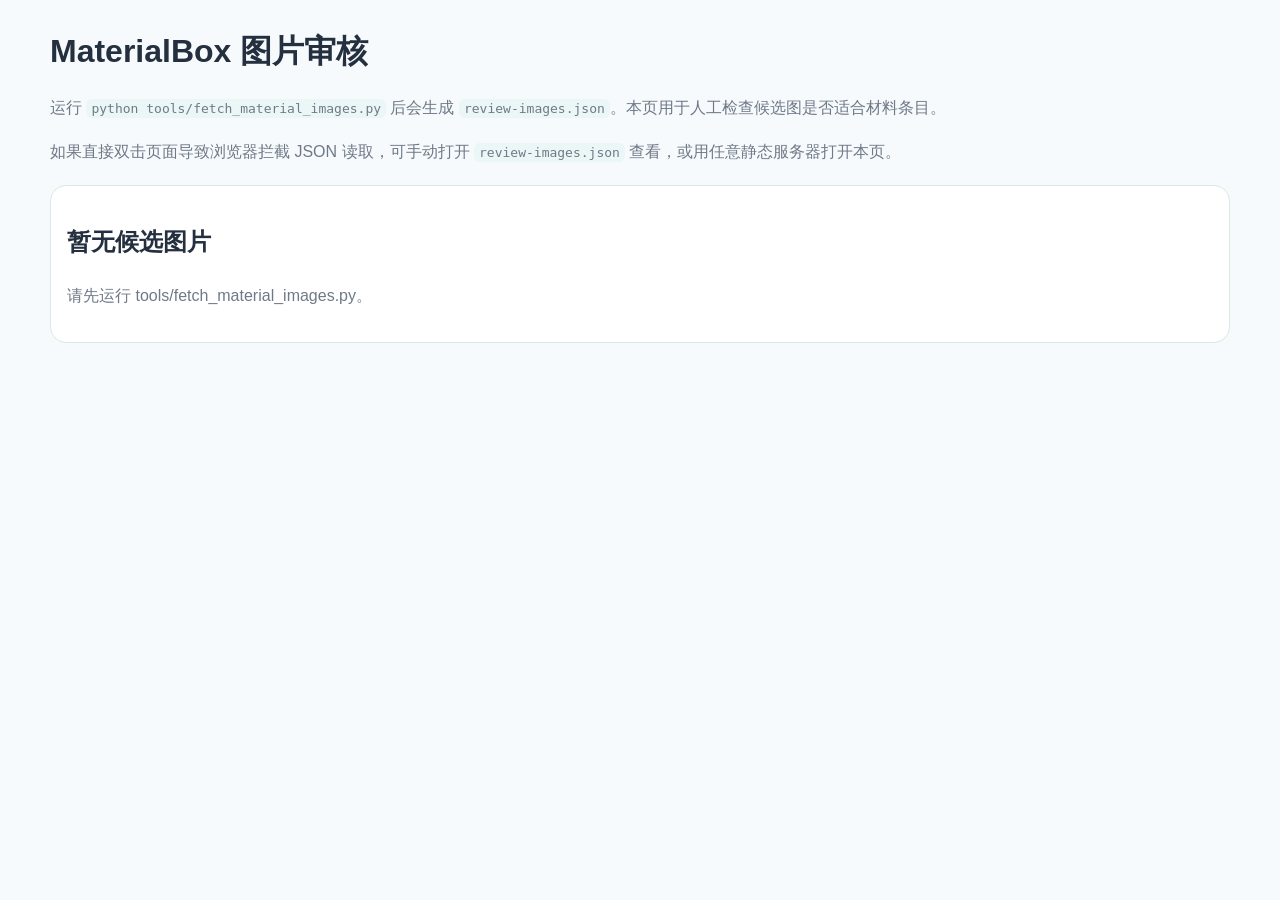
<file: material_box/review-images.html>
﻿<!DOCTYPE html>
<html lang="zh-CN">
  <head>
    <meta charset="UTF-8" />
    <meta name="viewport" content="width=device-width, initial-scale=1.0" />
    <title>MaterialBox 图片审核</title>
    <style>
      body { margin: 0; padding: 24px; background: #f7fafc; color: #24303f; font-family: "Inter", "HarmonyOS Sans SC", "MiSans", "Noto Sans SC", "PingFang SC", "Microsoft YaHei", sans-serif; line-height: 1.7; }
      header { max-width: 1180px; margin: 0 auto 20px; }
      h1 { margin: 0 0 8px; }
      .hint { color: #6f7a88; }
      .grid { display: grid; gap: 16px; max-width: 1180px; margin: 0 auto; }
      .material { background: #fff; border: 1px solid #dbe8e6; border-radius: 16px; padding: 16px; }
      .images { display: grid; gap: 12px; grid-template-columns: repeat(auto-fill, minmax(240px, 1fr)); }
      figure { border: 1px solid #e1efed; border-radius: 14px; margin: 0; overflow: hidden; background: #fbfefd; }
      img { width: 100%; aspect-ratio: 16 / 9; object-fit: cover; display: block; background: #eaf7f6; }
      figcaption { padding: 10px; font-size: 0.86rem; color: #6f7a88; }
      a { color: #168578; }
      code { background: #eaf7f6; border-radius: 6px; padding: 2px 5px; }
    </style>
  </head>
  <body>
    <header>
      <h1>MaterialBox 图片审核</h1>
      <p class="hint">运行 <code>python tools/fetch_material_images.py</code> 后会生成 <code>review-images.json</code>。本页用于人工检查候选图是否适合材料条目。</p>
      <p class="hint">如果直接双击页面导致浏览器拦截 JSON 读取，可手动打开 <code>review-images.json</code> 查看，或用任意静态服务器打开本页。</p>
    </header>
    <main id="app" class="grid"></main>
    <script>
      async function loadReview() {
        const app = document.querySelector('#app');
        try {
          const response = await fetch('review-images.json');
          const data = await response.json();
          if (!data.length) {
            app.innerHTML = '<section class="material"><h2>暂无候选图片</h2><p class="hint">请先运行 tools/fetch_material_images.py。</p></section>';
            return;
          }
          app.innerHTML = data.map(item => `
            <section class="material">
              <h2>${item.name || item.materialId}</h2>
              <p class="hint">材料 ID：<code>${item.materialId}</code> · 实体类型：${item.entityType || 'material'}</p>
              <p class="hint">分类路径：${(item.taxonomyPath || []).join(' / ') || '待补充'}</p>
              <div class="images">
                ${(item.images || []).map(image => `
                  <figure>
                    <img src="${image.file}" alt="${image.alt || item.name}" loading="lazy" />
                    <figcaption>
                      <strong>${image.title || image.file}</strong><br />
                      来源：${image.source || '未知'}<br />
                      作者：${image.author || '未知'}<br />
                      许可：${image.license || '未知'}<br />
                      <a href="${image.sourceUrl}" target="_blank" rel="noopener">查看来源页</a>
                    </figcaption>
                  </figure>
                `).join('')}
              </div>
            </section>
          `).join('');
        } catch (error) {
          app.innerHTML = '<section class="material"><h2>无法读取 review-images.json</h2><p class="hint">这通常是 file:// 读取限制。请打开 review-images.json，或通过本地静态服务器查看本页。</p></section>';
        }
      }
      loadReview();
    </script>
  </body>
</html>
</file>
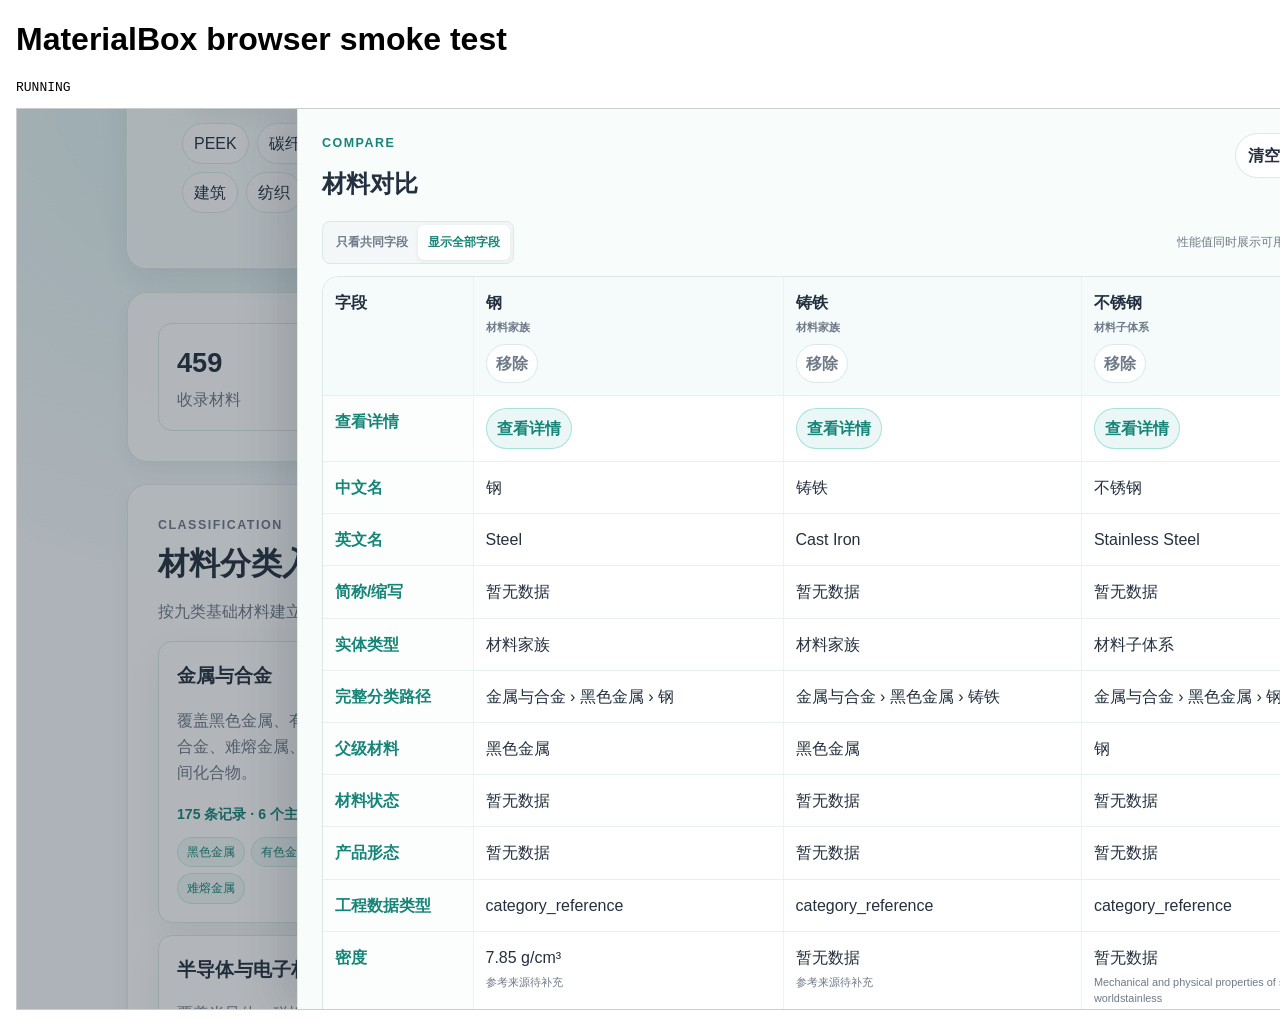
<file: material_box/tools/browser_smoke_test.html>
<!DOCTYPE html>
<html lang="zh-CN">
  <head>
    <meta charset="UTF-8" />
    <title>MaterialBox browser smoke test</title>
    <style>
      body { font-family: sans-serif; margin: 16px; }
      iframe { border: 1px solid #ccc; display: block; height: 900px; width: 1400px; }
      pre { white-space: pre-wrap; }
    </style>
  </head>
  <body>
    <h1>MaterialBox browser smoke test</h1>
    <pre id="smoke-results">RUNNING</pre>
    <iframe id="site" src="../index.html"></iframe>
    <script>
      const wait = (ms) => new Promise((resolve) => setTimeout(resolve, ms));
      const results = [];
      function check(name, condition, detail = "") {
        results.push({ name, ok: Boolean(condition), detail });
      }
      async function run() {
        const frame = document.querySelector("#site");
        await new Promise((resolve) => frame.addEventListener("load", resolve, { once: true }));
        const win = frame.contentWindow;
        const doc = frame.contentDocument;
        for (let i = 0; i < 40 && !doc.querySelector("#material-list .material-card"); i += 1) await wait(200);
        const total = Number(doc.querySelector("#result-summary")?.textContent.match(/匹配\s+(\d+)/)?.[1] || 0);

        const validDataSource = win.location.protocol === "file:"
          ? ["json", "javascript-mirror"].includes(win.MATERIALBOX_DATA_SOURCE)
          : win.MATERIALBOX_DATA_SOURCE === "json";
        check("data-source", validDataSource, `${win.location.protocol} ${win.MATERIALBOX_DATA_SOURCE}`);
        check("data-total", total >= 250 && doc.querySelector("#result-summary")?.textContent.includes(`${total} / ${total}`), doc.querySelector("#result-summary")?.textContent);
        check("nine-categories", doc.querySelectorAll("#category-grid .category-card").length === 9);
        check("desktop-three-rows", doc.querySelectorAll("#material-list .material-card").length === 9, String(doc.querySelectorAll("#material-list .material-card").length));

        doc.querySelector("#category-grid .category-card")?.click();
        await wait(100);
        check("taxonomy-open", !doc.querySelector("#taxonomy-browser")?.classList.contains("hidden"));
        check("taxonomy-has-nodes", doc.querySelectorAll("#taxonomy-tree .taxonomy-node").length > 3);

        const search = doc.querySelector("#search-input");
        search.value = "45钢";
        search.dispatchEvent(new Event("input", { bubbles: true }));
        await wait(350);
        const resultNames = [...doc.querySelectorAll("#material-list h3")].map((item) => item.textContent);
        check("search-grade", resultNames.some((name) => name.includes("45钢")), resultNames.join(", "));
        doc.querySelector("#material-list [data-action='detail']")?.click();
        await wait(120);
        check("detail-open", !doc.querySelector("#material-detail")?.classList.contains("hidden"));
        check("detail-full-path", doc.querySelector("#material-detail .breadcrumb")?.textContent.includes("中碳钢"));
        doc.querySelector("#material-detail [data-image-tab='micro']")?.click();
        check("image-tab", doc.querySelector("#material-detail [data-image-panel='micro']")?.classList.contains("active"));
        doc.querySelector("#detail-favorite")?.click();
        check("favorite", doc.querySelector("#favorite-count")?.textContent === "1");
        doc.querySelector("#detail-close")?.click();

        search.value = "淬火钢";
        search.dispatchEvent(new Event("input", { bubbles: true }));
        await wait(350);
        check("quench-intent", !doc.querySelector("#search-context-note")?.classList.contains("hidden"), doc.querySelector("#search-context-note")?.textContent);

        doc.querySelector("#clear-filters")?.click();
        await wait(100);
        check("collapsed-after-clear", doc.querySelectorAll("#material-list .material-card").length === 9);
        doc.querySelector("#results-toggle")?.click();
        await wait(300);
        check("expand-all", doc.querySelectorAll("#material-list .material-card").length === total, String(doc.querySelectorAll("#material-list .material-card").length));
        doc.querySelector("#results-toggle")?.click();
        await wait(150);
        check("collapse-again", doc.querySelectorAll("#material-list .material-card").length === 9);

        [...doc.querySelectorAll("#material-list [data-action='compare']")].slice(0, 3).forEach((button) => button.click());
        doc.querySelector("#nav-compare")?.click();
        await wait(100);
        check("compare-three", doc.querySelectorAll("#compare-content .compare-material-head").length === 3);
        check("compare-modes", doc.querySelectorAll("#compare-content [data-compare-mode]").length === 2);
        doc.querySelector("#compare-content [data-compare-mode='common']")?.click();
        check("compare-common", doc.querySelector("#compare-content [data-compare-mode='common']")?.classList.contains("active"));
        doc.querySelector("[data-close-compare]")?.click();

        doc.querySelector("#filter-toggle")?.scrollIntoView({ block: "center" });
        await wait(120);
        doc.querySelector("#filter-toggle")?.click();
        const costCombo = doc.querySelector("#cost-filter")?._filterCombobox;
        doc.documentElement.style.scrollBehavior = "auto";
        if (costCombo) win.scrollTo(0, win.scrollY + costCombo.input.getBoundingClientRect().top - 240);
        await wait(120);
        costCombo?.input.dispatchEvent(new FocusEvent("focus"));
        await wait(80);
        const costRect = costCombo?.input.getBoundingClientRect();
        check("filter-portal", costCombo?.options.classList.contains("open") && costCombo.options.querySelectorAll(".filter-option").length > 3, `panel=${doc.querySelector("#filters-panel")?.className}; root=${costCombo?.root.className}; options=${costCombo?.options.className}; count=${costCombo?.options.querySelectorAll(".filter-option").length}; rect=${costRect?.top}/${costRect?.bottom}; viewport=${win.innerHeight}`);

        frame.style.width = "390px";
        win.dispatchEvent(new Event("resize"));
        await wait(350);
        check("mobile-three-rows", doc.querySelectorAll("#material-list .material-card").length === 3, String(doc.querySelectorAll("#material-list .material-card").length));
        check("mobile-no-overflow", doc.documentElement.scrollWidth <= doc.documentElement.clientWidth + 2, `${doc.documentElement.scrollWidth}/${doc.documentElement.clientWidth}`);

        const failed = results.filter((item) => !item.ok);
        document.querySelector("#smoke-results").textContent = `${failed.length ? "FAIL" : "PASS"}\n${results.map((item) => `${item.ok ? "PASS" : "FAIL"} ${item.name}${item.detail ? `: ${item.detail}` : ""}`).join("\n")}`;
        document.body.dataset.smokeStatus = failed.length ? "fail" : "pass";
      }
      run().catch((error) => {
        document.querySelector("#smoke-results").textContent = `ERROR\n${error.stack || error}`;
        document.body.dataset.smokeStatus = "error";
      });
    </script>
  </body>
</html>
</file>
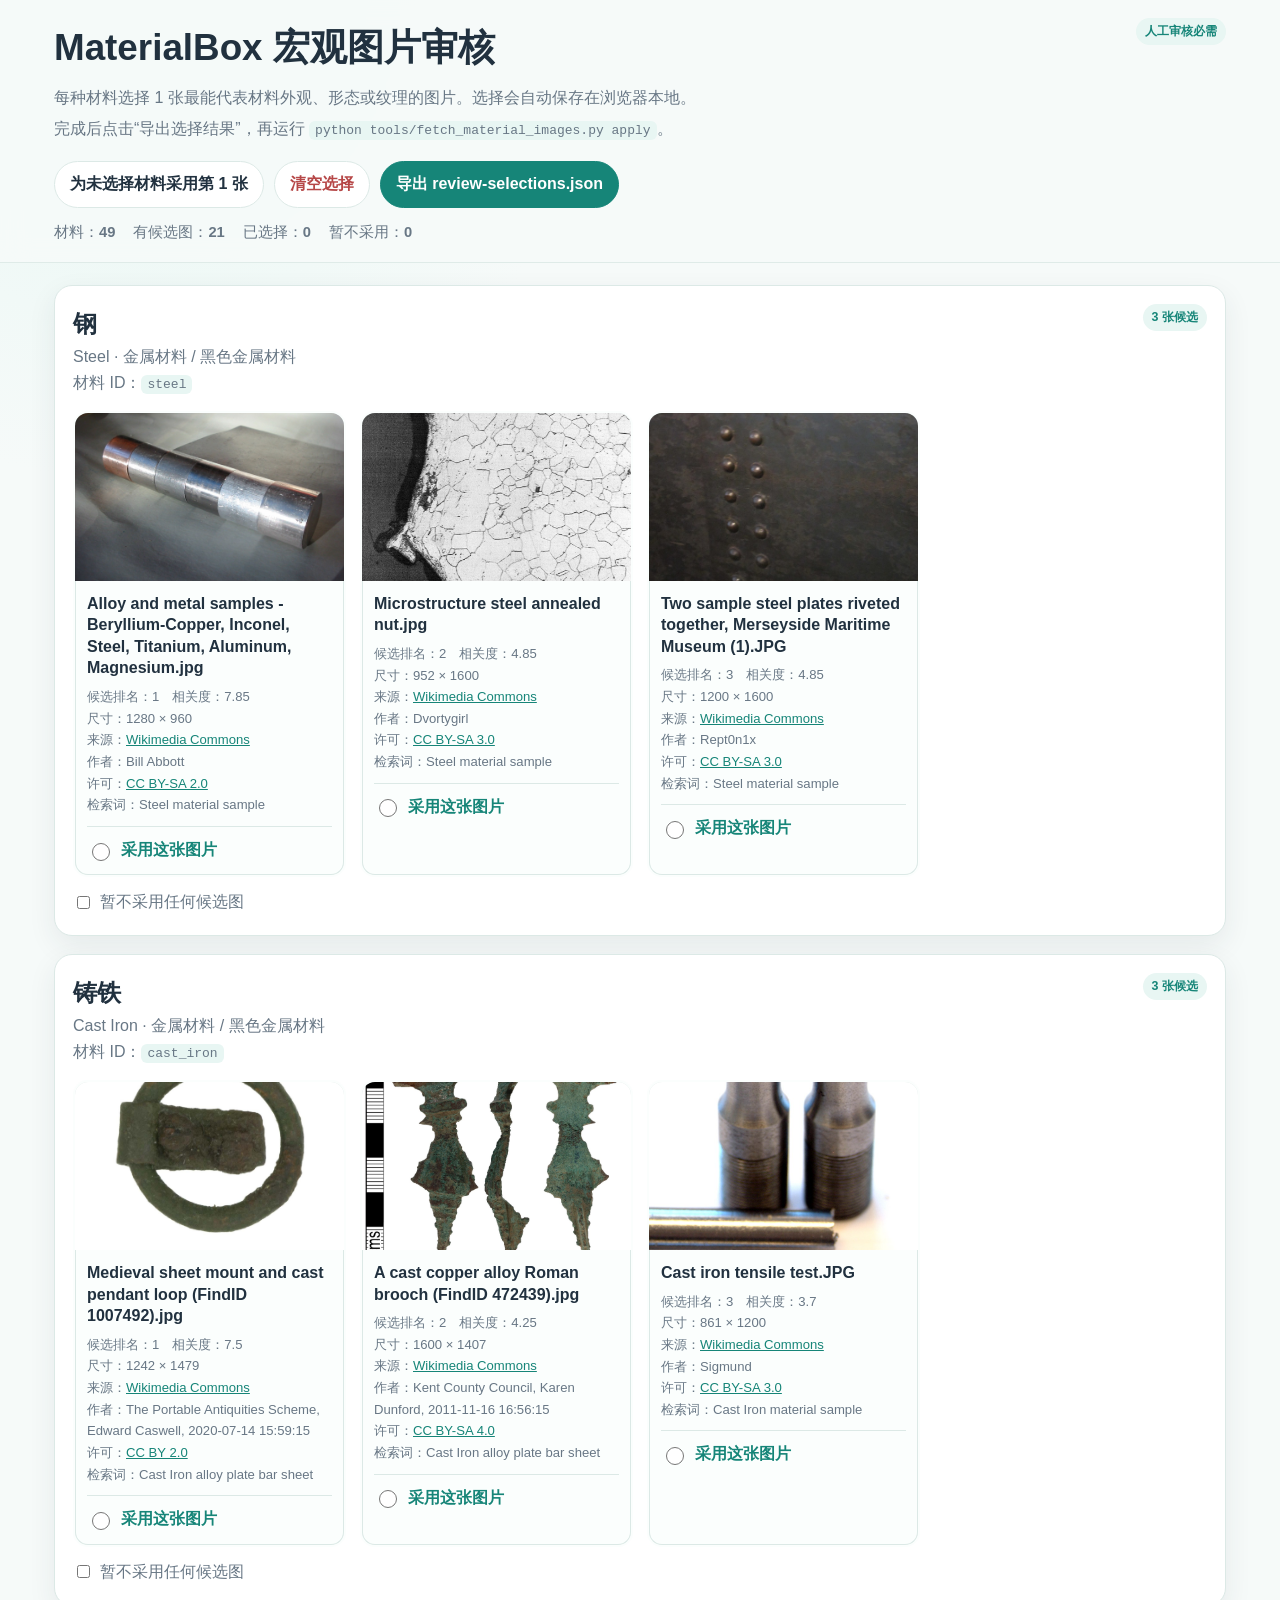
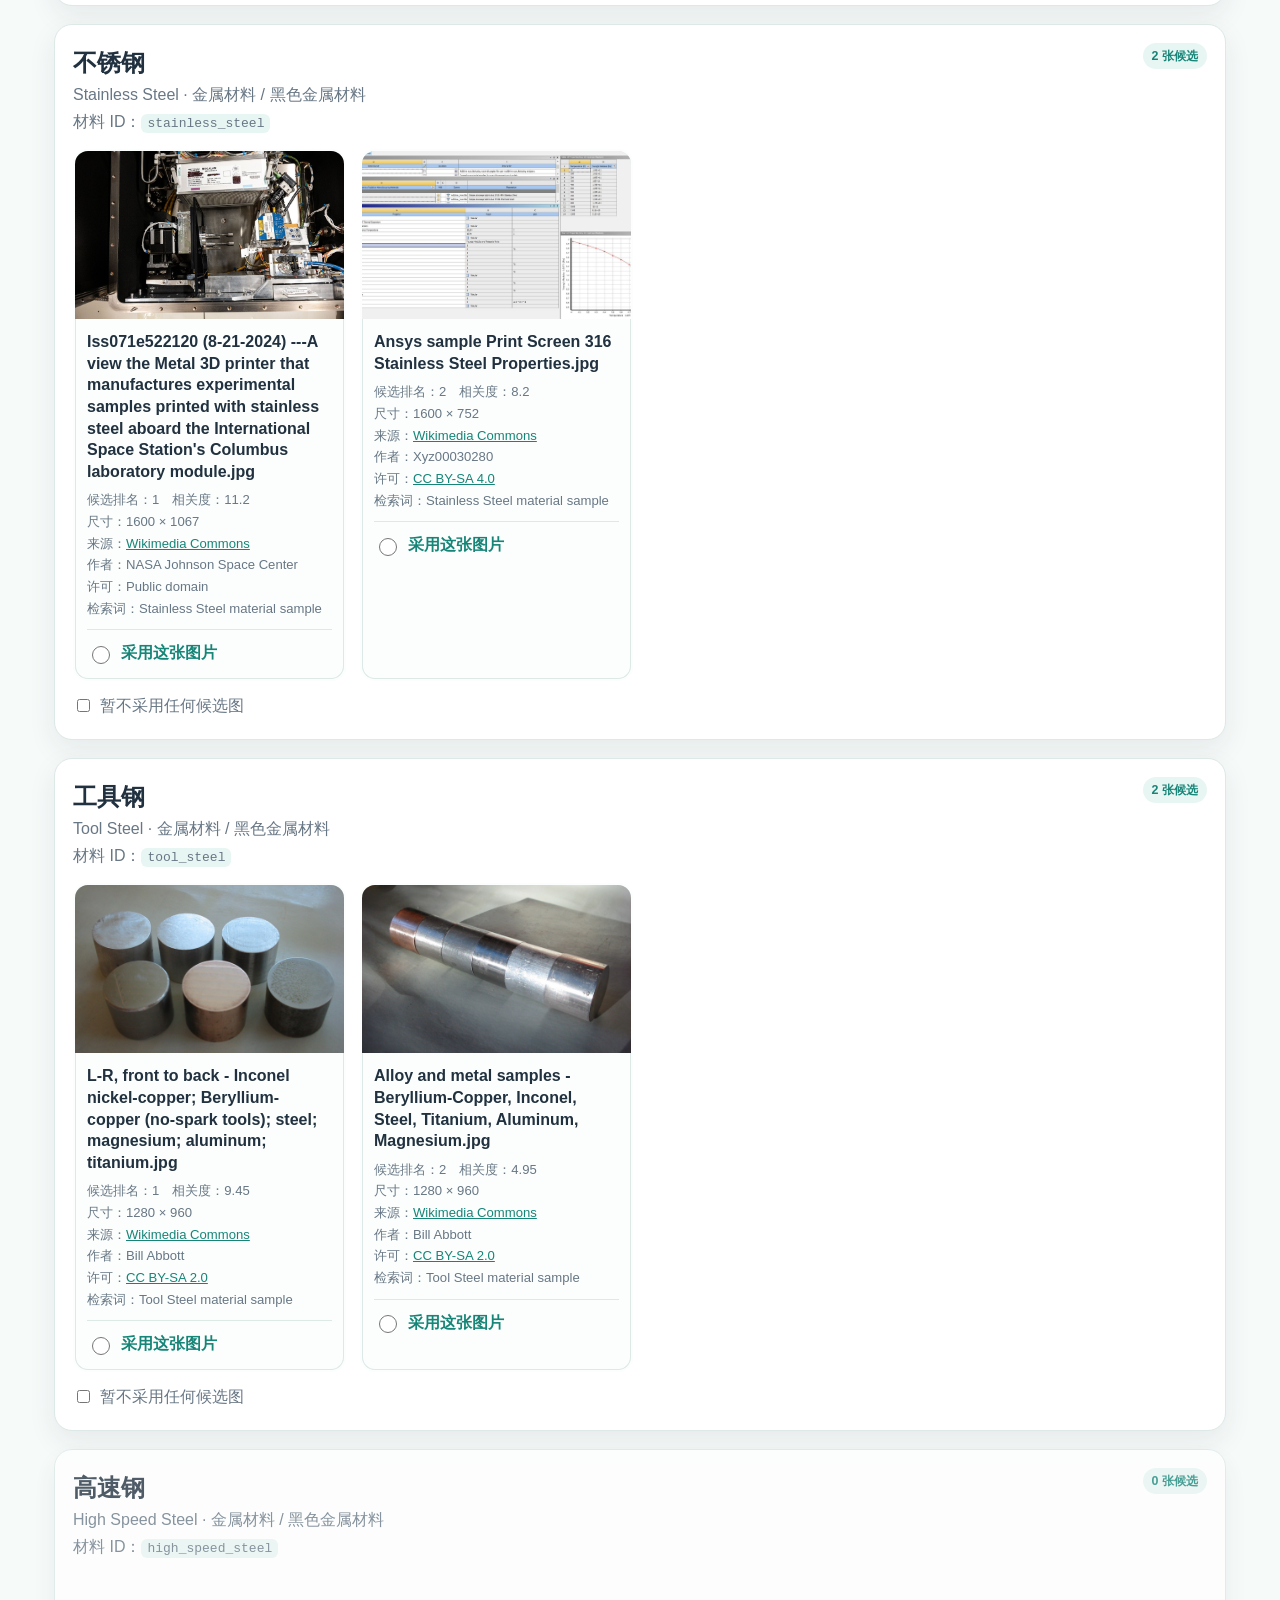
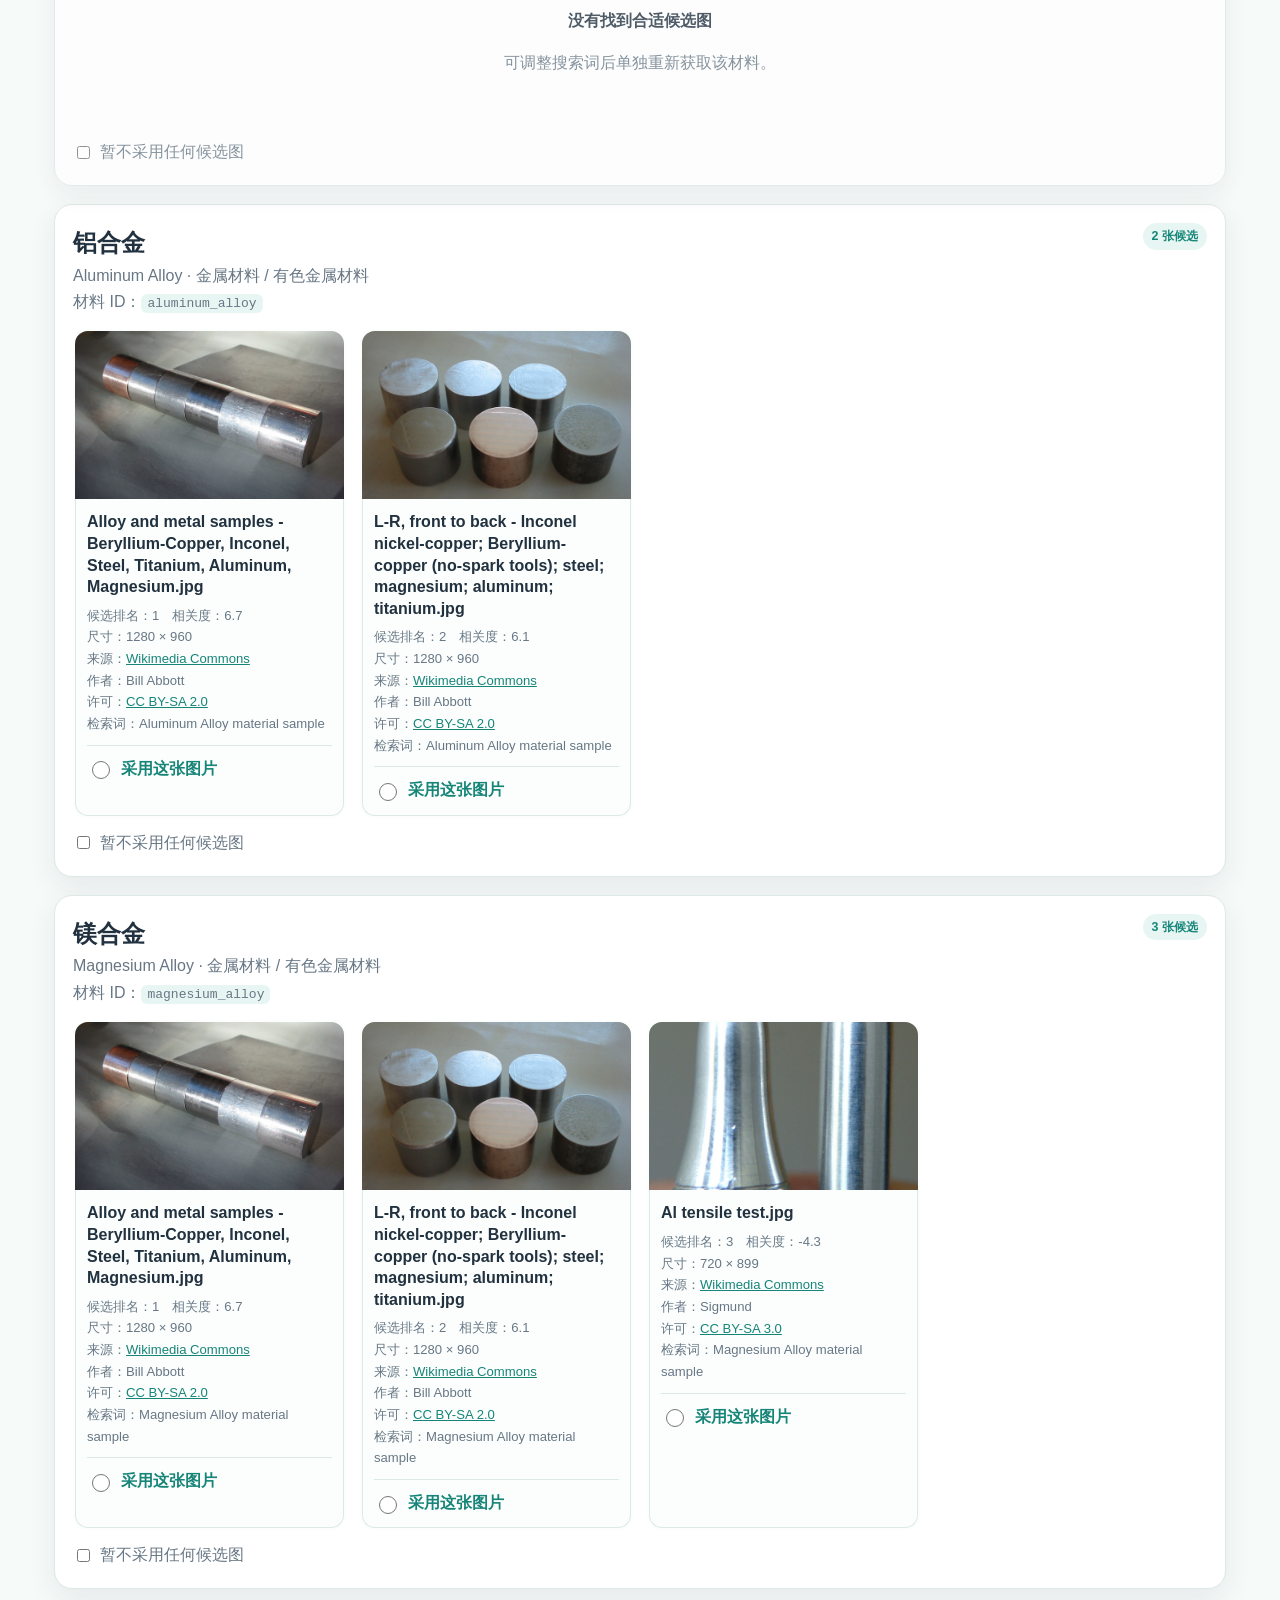
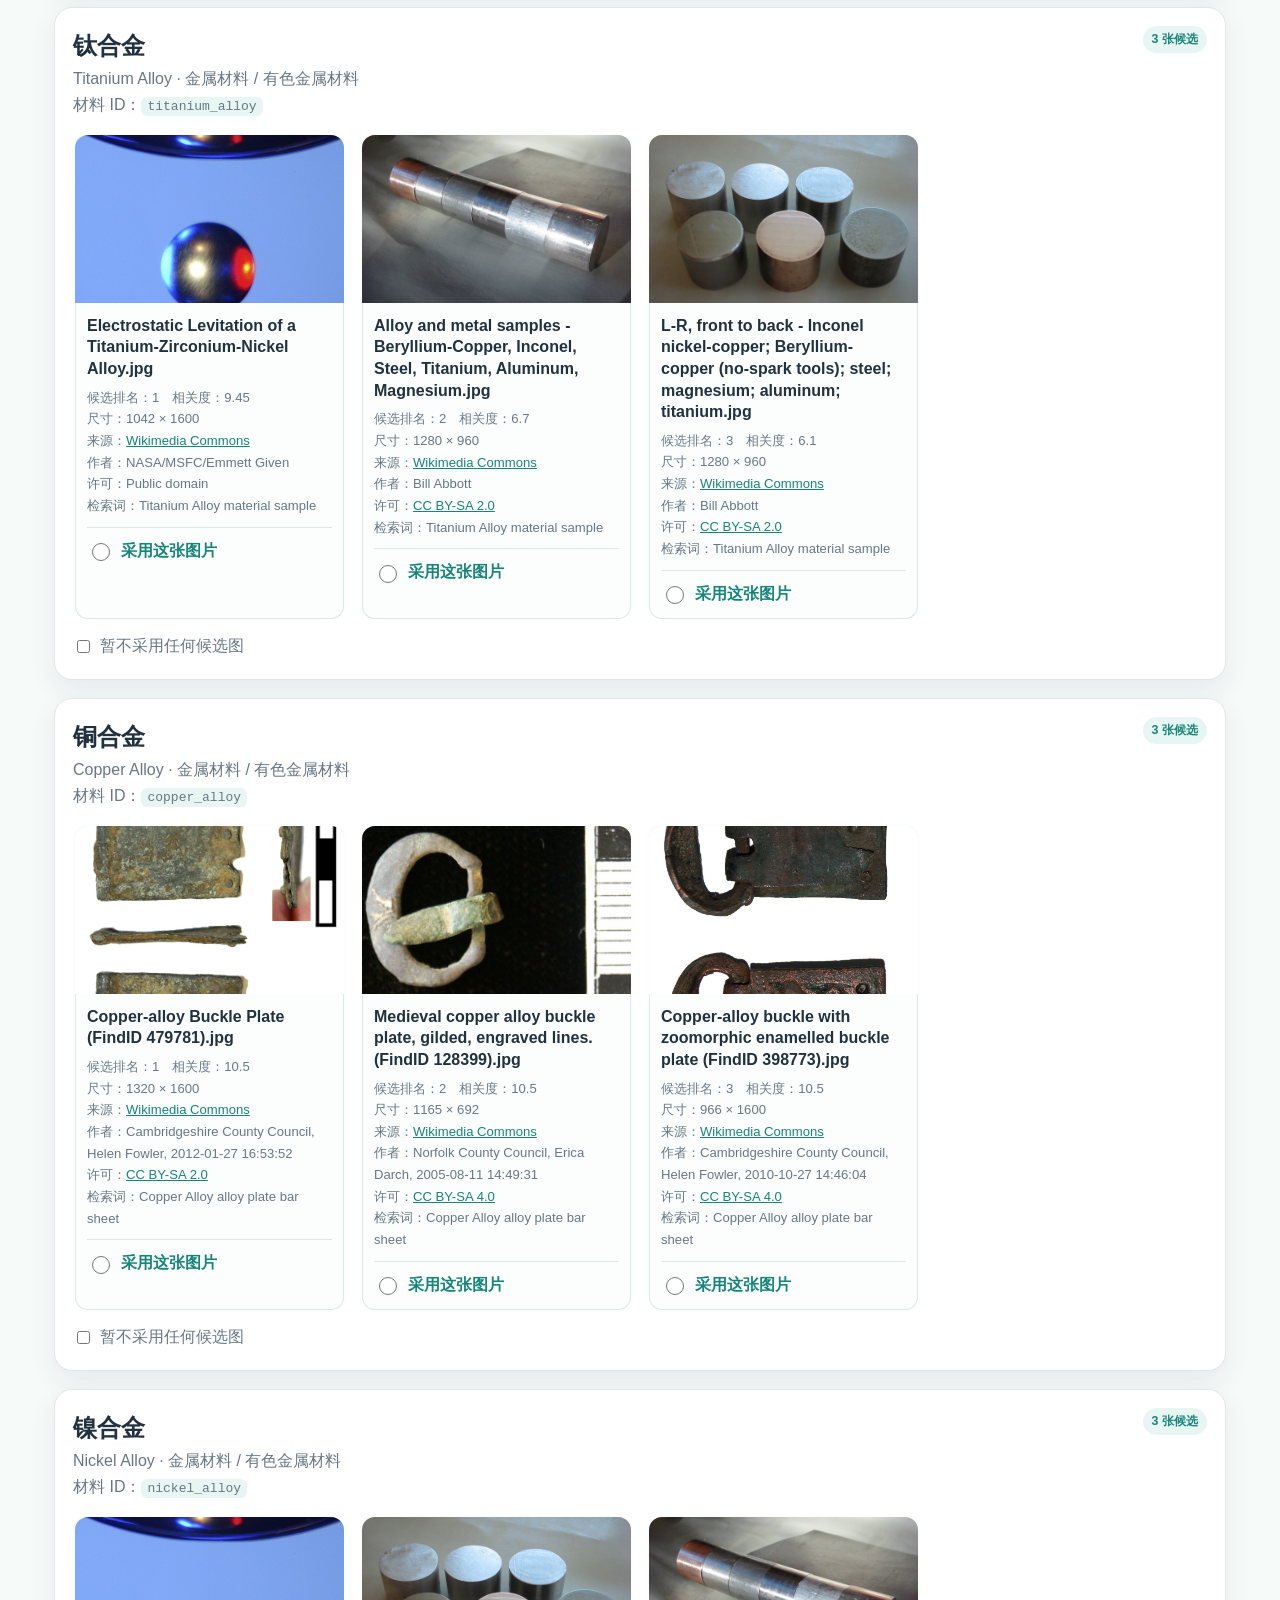
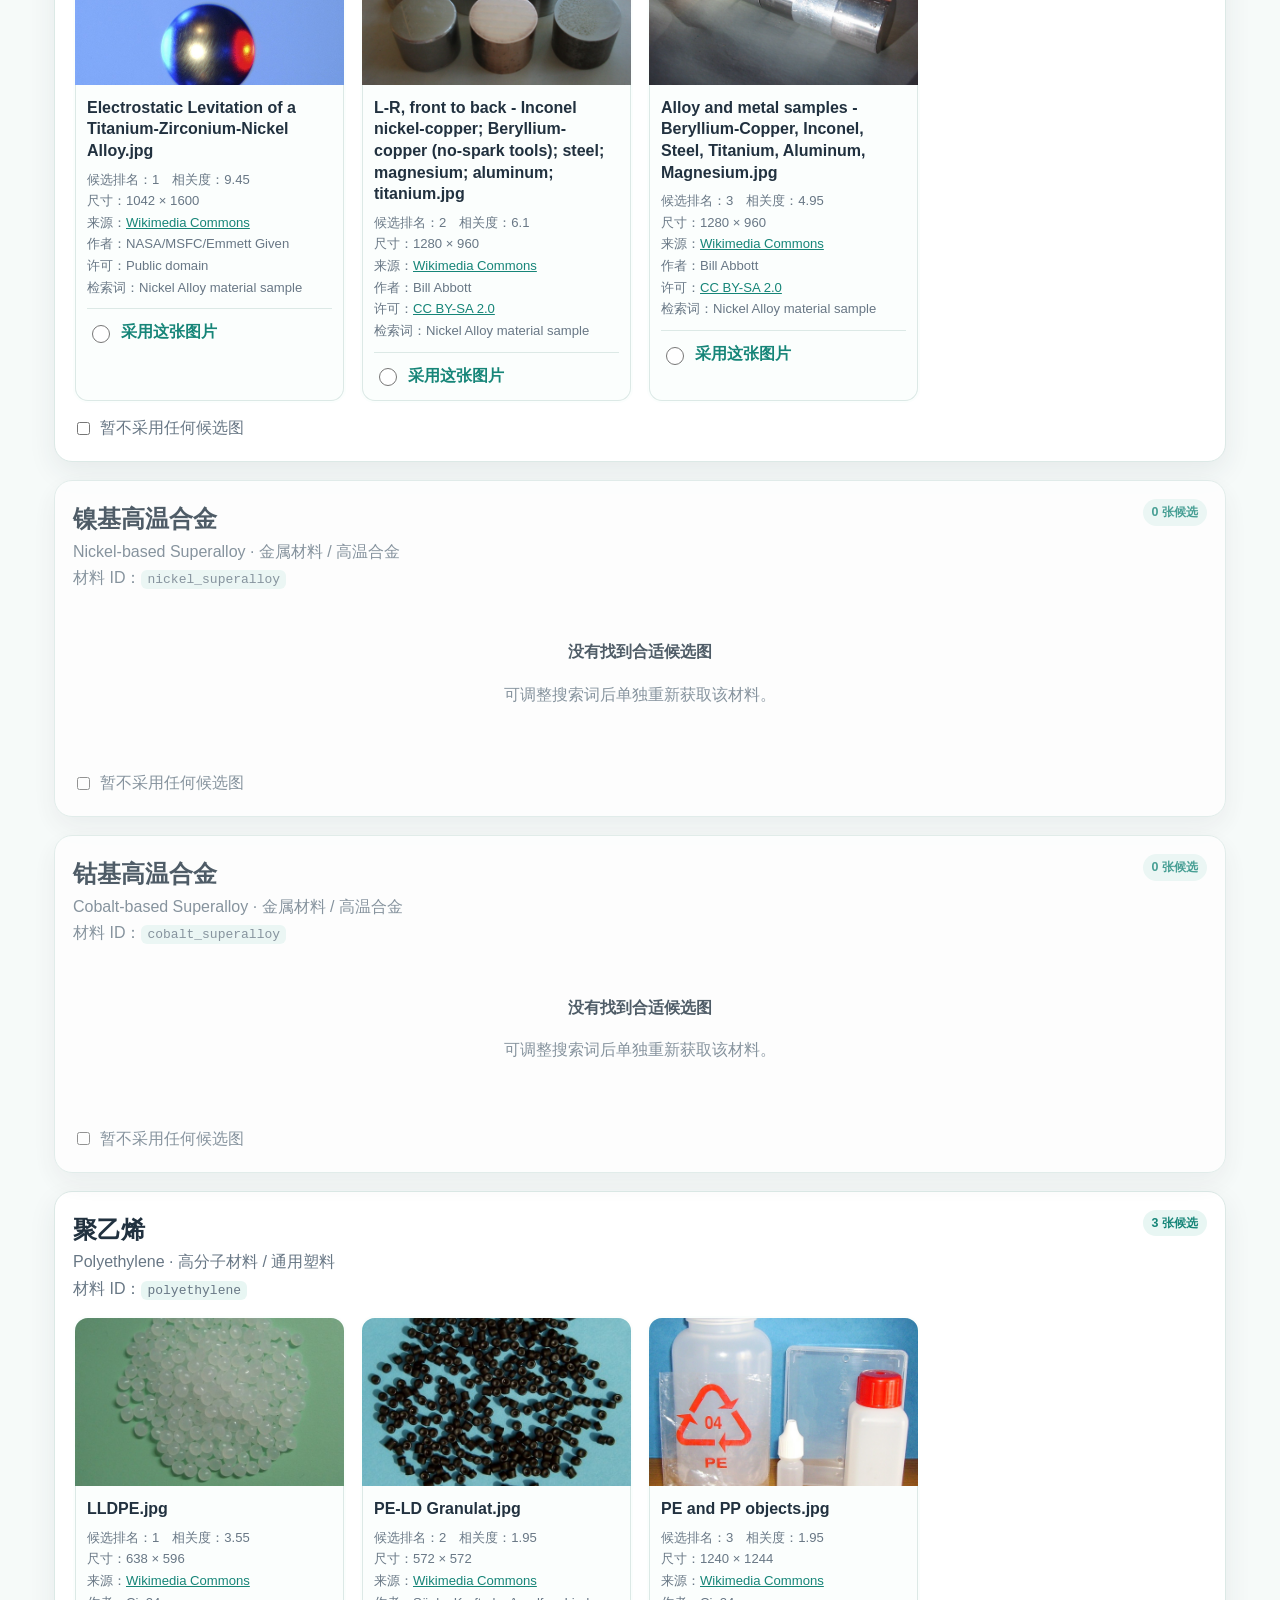
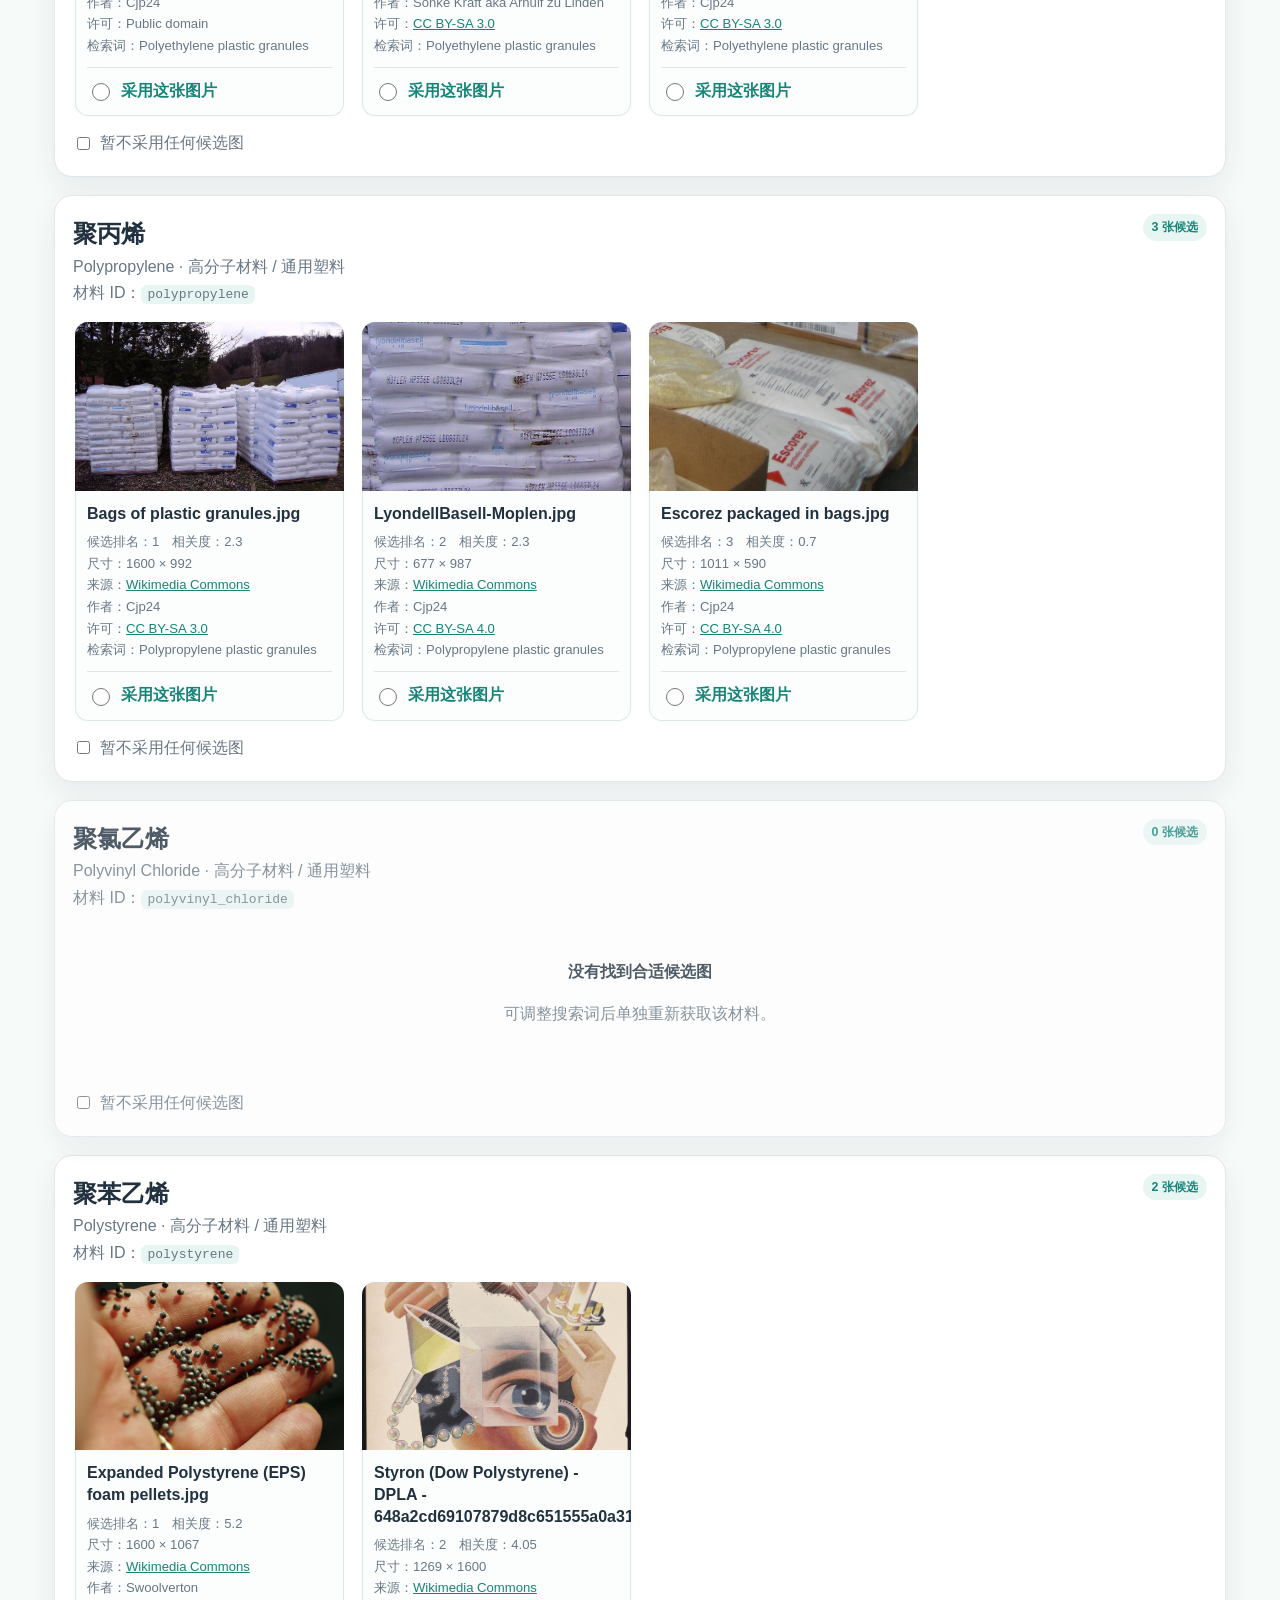
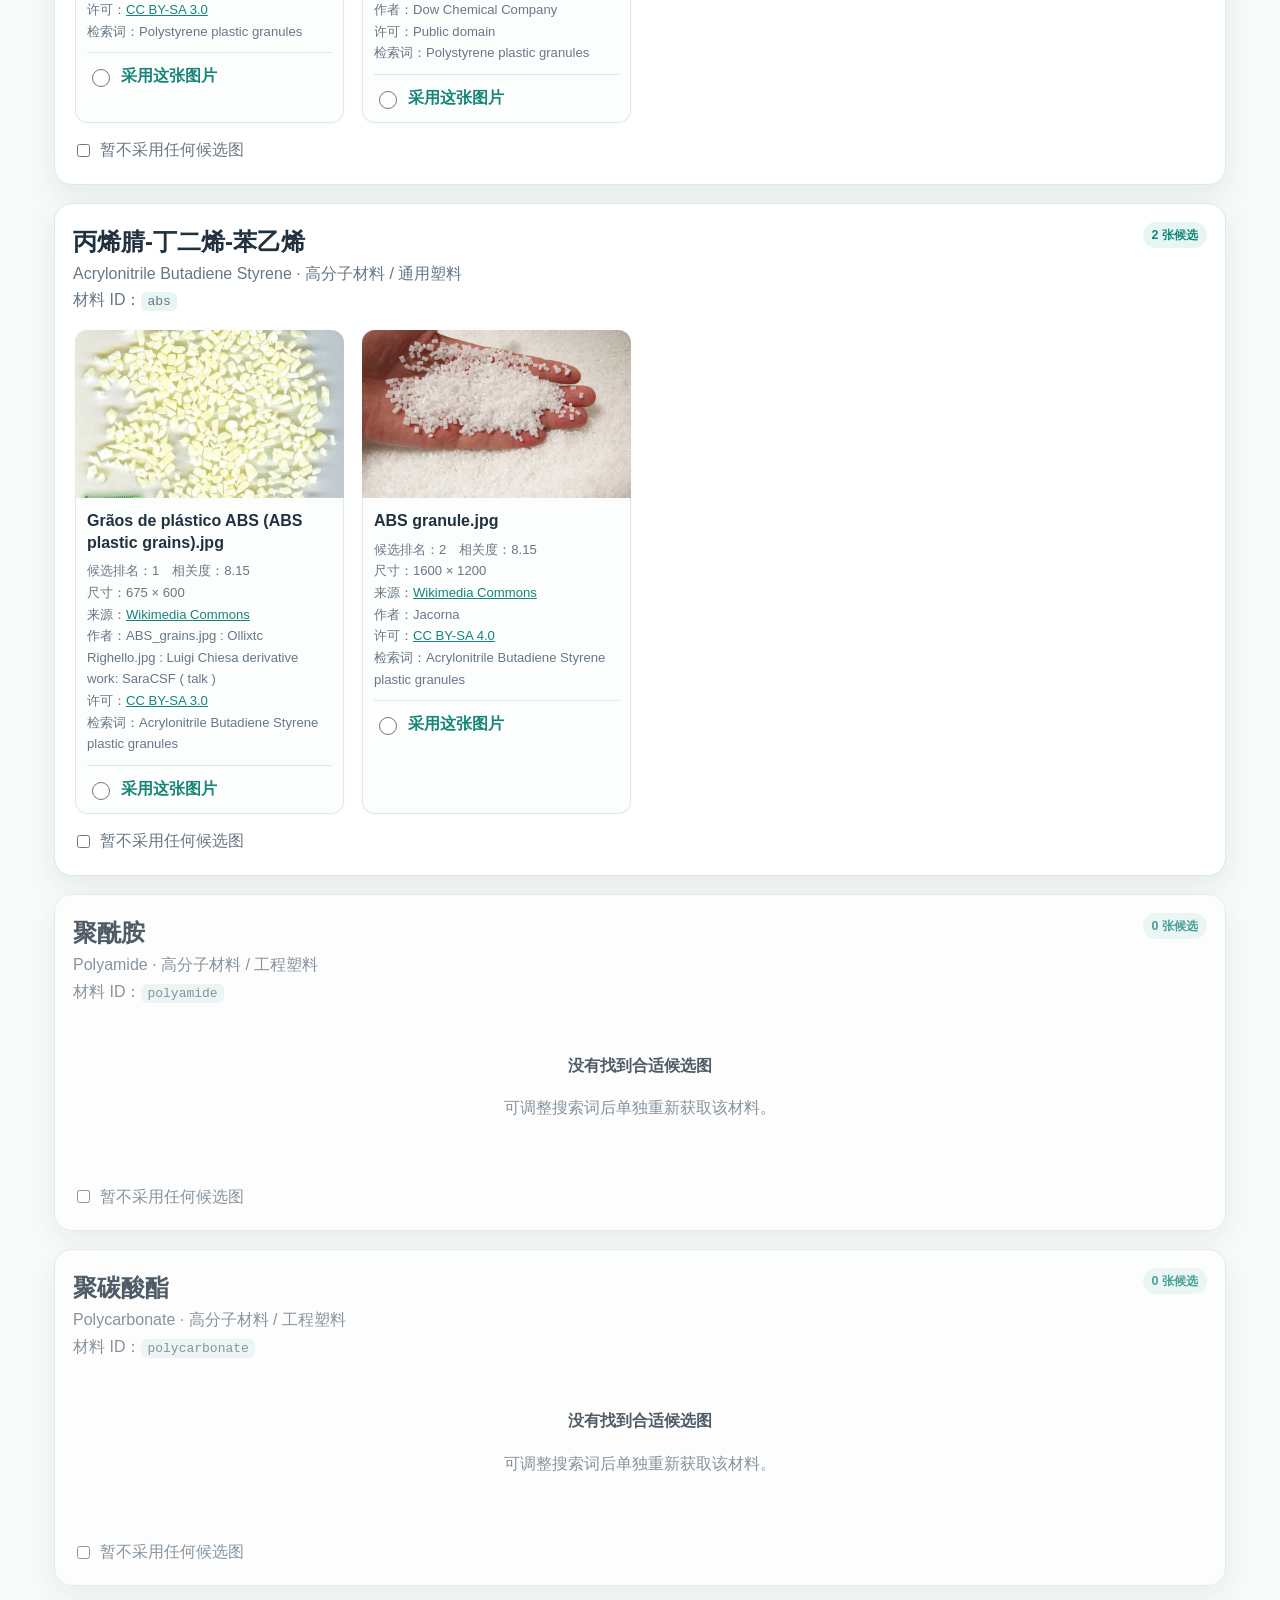
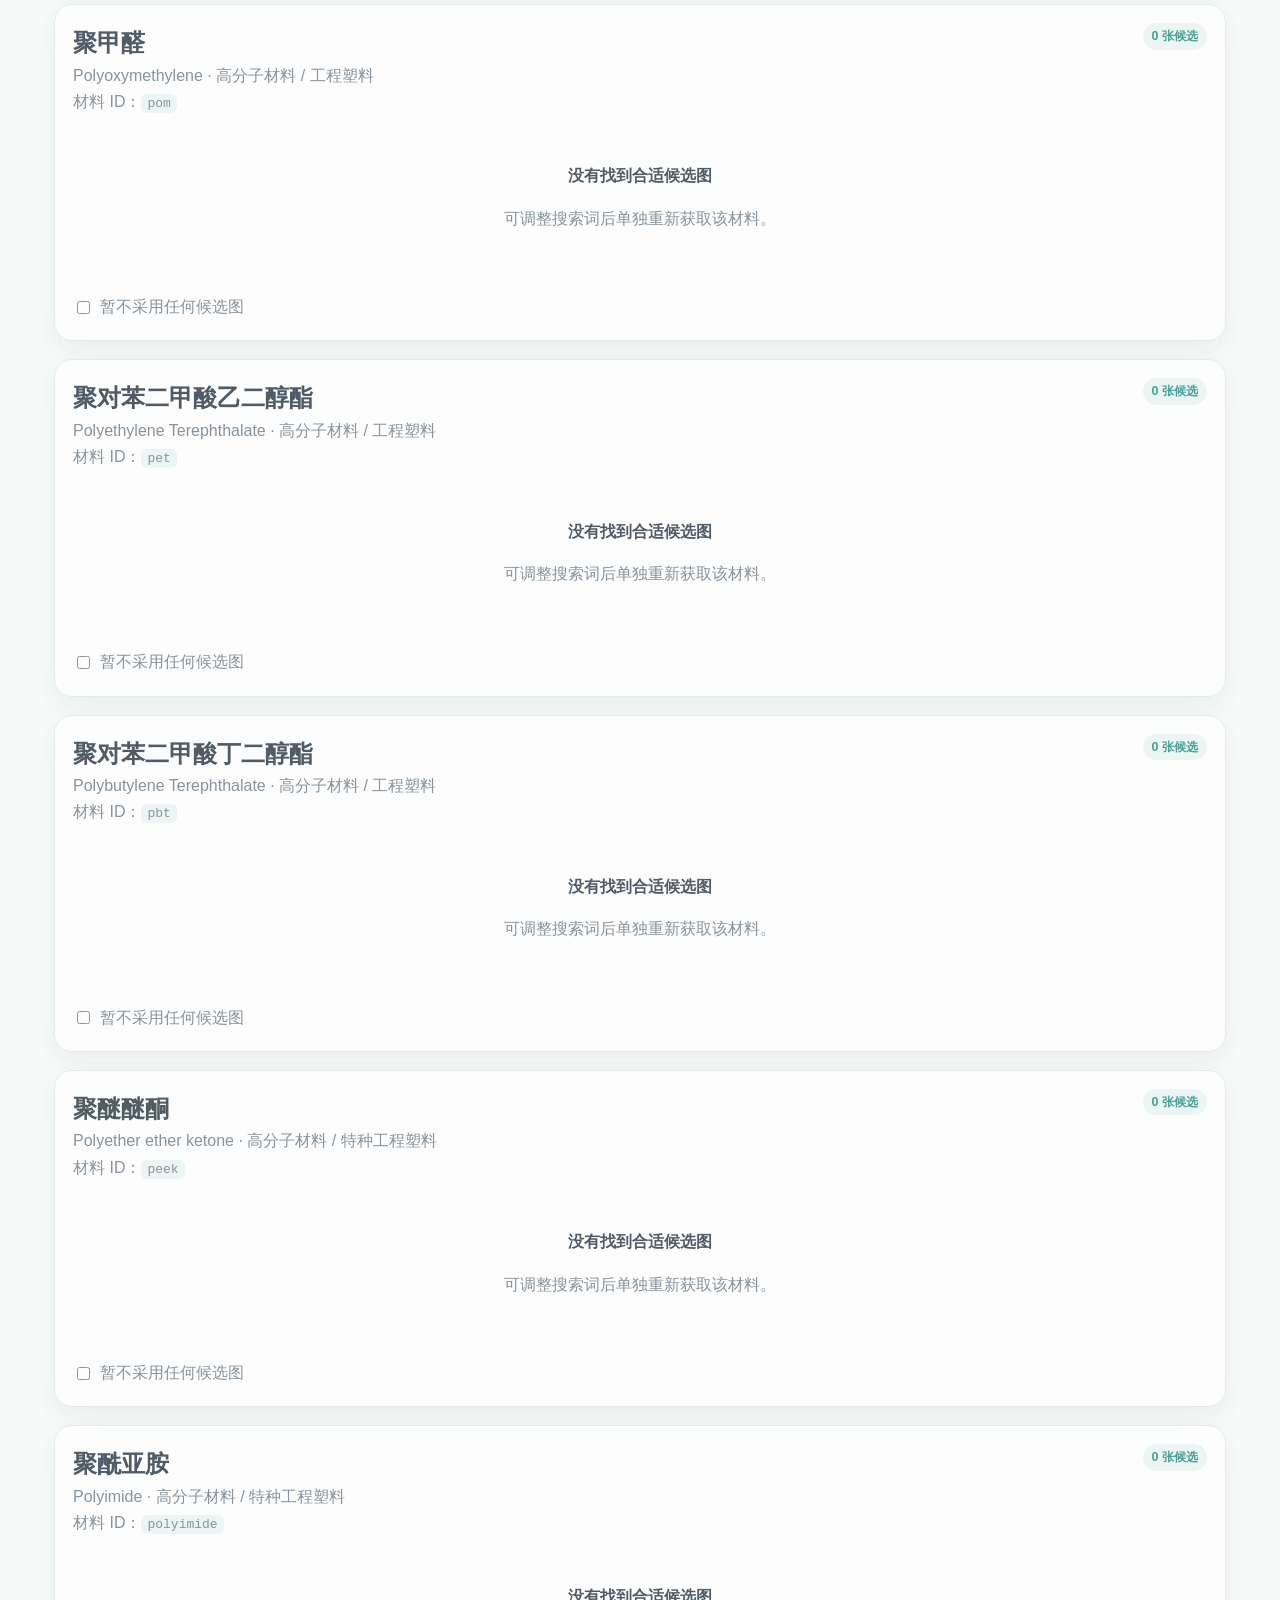
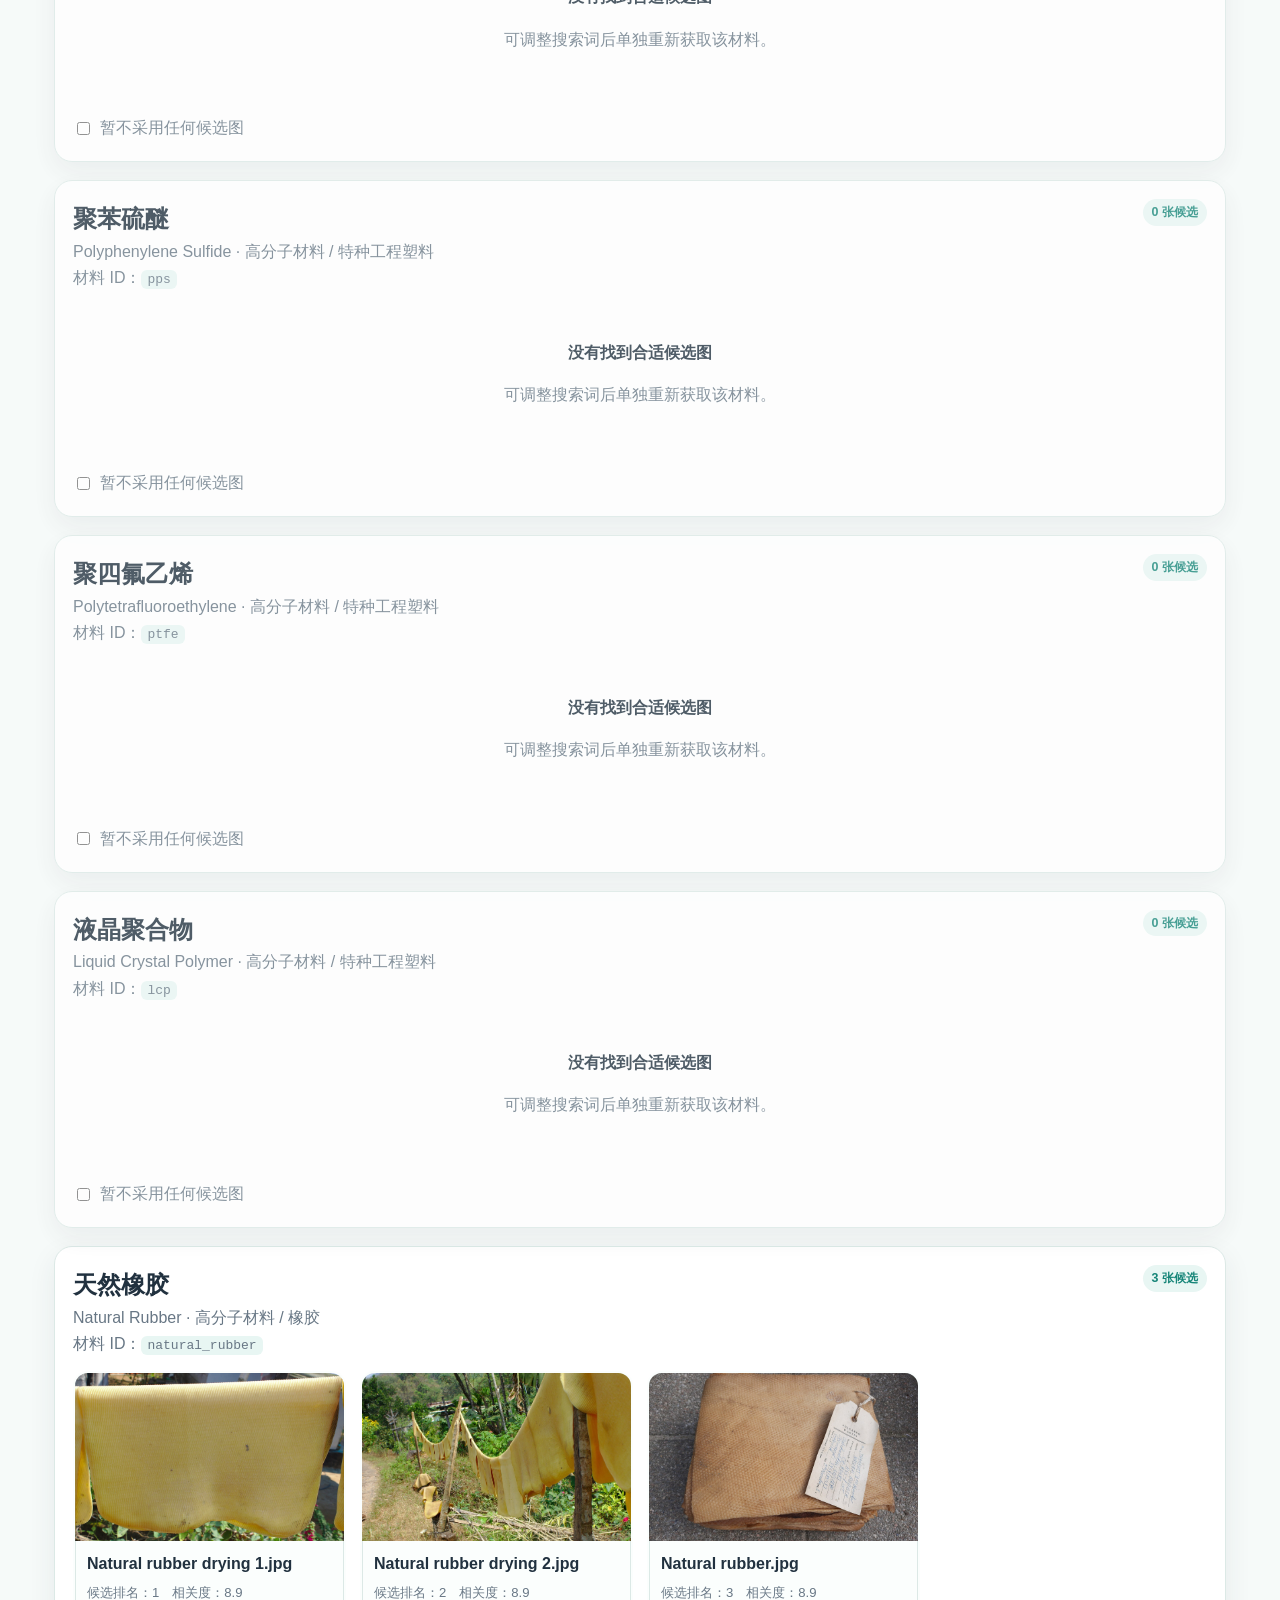
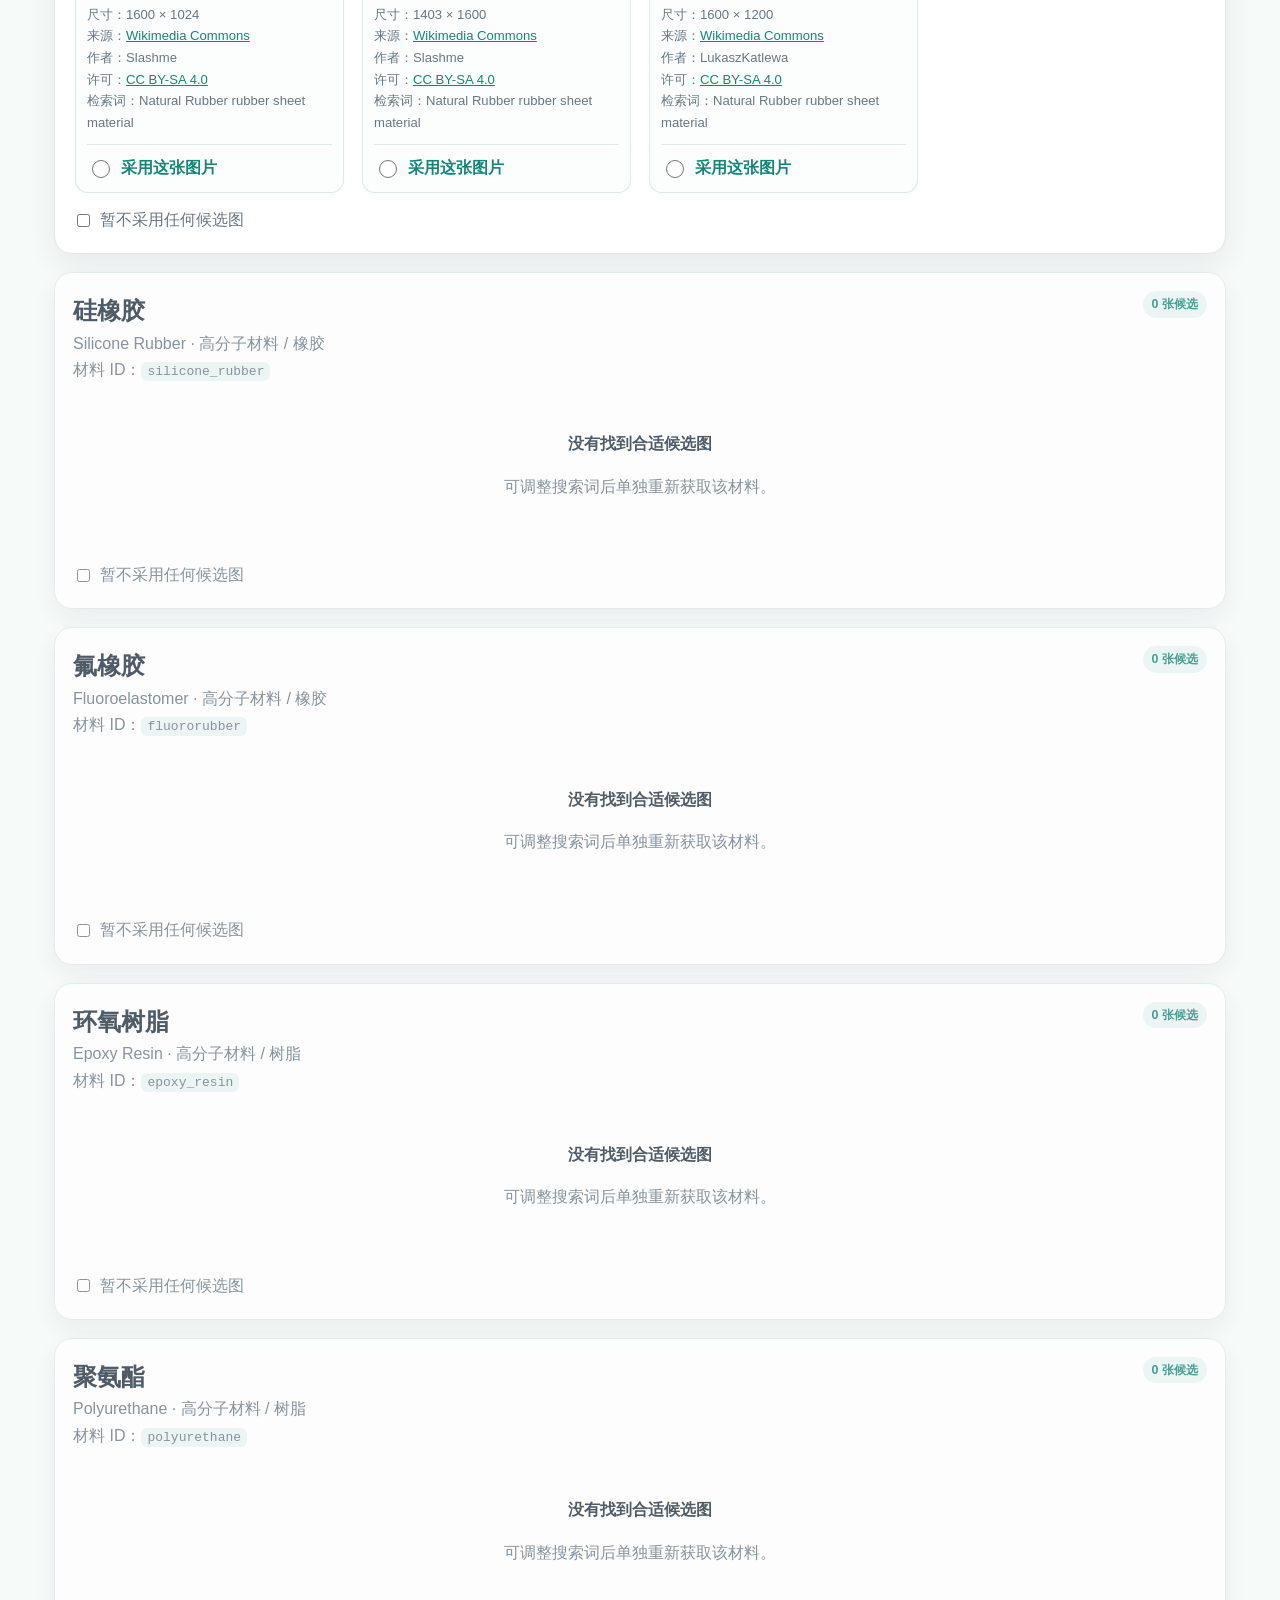
<file: material_box/图片/review-images.html>
<!DOCTYPE html>
<html lang="zh-CN">
  <head>
    <meta charset="UTF-8" />
    <meta name="viewport" content="width=device-width, initial-scale=1.0" />
    <title>MaterialBox 宏观图片审核</title>
    <style>
      :root {
        --bg: #f6faf9;
        --surface: #ffffff;
        --text: #21313f;
        --muted: #687785;
        --line: #dce9e6;
        --primary: #168578;
        --primary-soft: #e8f6f3;
        --danger: #b64747;
        --shadow: 0 10px 28px rgba(33, 49, 63, 0.08);
      }
      * { box-sizing: border-box; }
      body {
        margin: 0;
        background: radial-gradient(circle at 10% 0%, #e7f7f3 0, transparent 30rem), var(--bg);
        color: var(--text);
        font-family: "Inter", "HarmonyOS Sans SC", "MiSans", "Noto Sans SC", "PingFang SC", "Microsoft YaHei", sans-serif;
        line-height: 1.65;
      }
      button, input { font: inherit; }
      button { cursor: pointer; }
      a { color: var(--primary); }
      code { background: var(--primary-soft); border-radius: 6px; padding: 2px 6px; }
      .page-header {
        position: sticky;
        top: 0;
        z-index: 10;
        border-bottom: 1px solid rgba(220, 233, 230, 0.9);
        background: rgba(246, 250, 249, 0.94);
        backdrop-filter: blur(14px);
      }
      .header-inner, .grid { max-width: 1220px; margin: 0 auto; }
      .header-inner { padding: 18px 24px; }
      .header-top { display: flex; align-items: flex-start; justify-content: space-between; gap: 20px; }
      h1 { margin: 0 0 6px; font-size: clamp(1.55rem, 3vw, 2.3rem); }
      h2 { margin: 0; }
      .hint, .meta, .empty-text { color: var(--muted); }
      .hint { margin: 5px 0; }
      .toolbar { display: flex; flex-wrap: wrap; gap: 10px; margin-top: 14px; }
      .button {
        border: 1px solid var(--line);
        border-radius: 999px;
        background: var(--surface);
        color: var(--text);
        font-weight: 700;
        padding: 9px 15px;
      }
      .button:hover { border-color: var(--primary); color: var(--primary); }
      .button.primary { background: var(--primary); border-color: var(--primary); color: white; }
      .button.danger { color: var(--danger); }
      .summary { display: flex; flex-wrap: wrap; gap: 8px 18px; margin-top: 12px; color: var(--muted); font-size: 0.92rem; }
      .grid { display: grid; gap: 18px; padding: 22px 24px 60px; }
      .material {
        background: var(--surface);
        border: 1px solid var(--line);
        border-radius: 18px;
        box-shadow: var(--shadow);
        padding: 18px;
      }
      .material-head { display: flex; align-items: flex-start; justify-content: space-between; gap: 16px; margin-bottom: 14px; }
      .material.selected { border-color: rgba(22, 133, 120, 0.55); }
      .material.no-result { opacity: 0.78; }
      .images { display: grid; gap: 14px; grid-template-columns: repeat(auto-fill, minmax(250px, 1fr)); }
      .candidate {
        position: relative;
        overflow: hidden;
        margin: 0;
        border: 2px solid transparent;
        border-radius: 15px;
        background: #fbfefd;
        box-shadow: inset 0 0 0 1px var(--line);
        transition: border-color .18s ease, transform .18s ease;
      }
      .candidate:hover { transform: translateY(-2px); }
      .candidate.is-selected { border-color: var(--primary); }
      .candidate img {
        display: block;
        width: 100%;
        aspect-ratio: 16 / 10;
        object-fit: cover;
        background: var(--primary-soft);
      }
      .candidate-body { padding: 12px; }
      .candidate-title { display: block; margin-bottom: 7px; line-height: 1.35; }
      .candidate-meta { color: var(--muted); font-size: 0.82rem; }
      .candidate-meta span { display: block; }
      .select-row {
        display: flex;
        align-items: center;
        gap: 8px;
        margin-top: 10px;
        border-top: 1px solid var(--line);
        padding-top: 10px;
        color: var(--primary);
        font-weight: 800;
      }
      .select-row input { width: 18px; height: 18px; accent-color: var(--primary); }
      .reject-row { margin-top: 12px; }
      .reject-row label { display: inline-flex; align-items: center; gap: 7px; color: var(--muted); }
      .reject-row input { accent-color: var(--danger); }
      .badge { display: inline-flex; border-radius: 999px; background: var(--primary-soft); color: var(--primary); padding: 3px 9px; font-size: .78rem; font-weight: 800; }
      .empty-card { padding: 34px; text-align: center; }
      .hidden { display: none !important; }
      @media (max-width: 720px) {
        .header-top, .material-head { flex-direction: column; }
        .header-inner, .grid { padding-left: 14px; padding-right: 14px; }
      }
    </style>
  </head>
  <body>
    <header class="page-header">
      <div class="header-inner">
        <div class="header-top">
          <div>
            <h1>MaterialBox 宏观图片审核</h1>
            <p class="hint">每种材料选择 1 张最能代表材料外观、形态或纹理的图片。选择会自动保存在浏览器本地。</p>
            <p class="hint">完成后点击“导出选择结果”，再运行 <code>python tools/fetch_material_images.py apply</code>。</p>
          </div>
          <span class="badge">人工审核必需</span>
        </div>
        <div class="toolbar">
          <button id="select-first" class="button" type="button">为未选择材料采用第 1 张</button>
          <button id="clear-selections" class="button danger" type="button">清空选择</button>
          <button id="export-selections" class="button primary" type="button">导出 review-selections.json</button>
        </div>
        <div id="summary" class="summary"></div>
      </div>
    </header>

    <main id="app" class="grid"></main>

    <script>
      const STORAGE_KEY = "materialbox:image-review-selections:v1";
      let reviewData = [];
      let selections = readSelections();

      function readSelections() {
        try { return JSON.parse(localStorage.getItem(STORAGE_KEY) || "{}"); }
        catch { return {}; }
      }

      function saveSelections() {
        localStorage.setItem(STORAGE_KEY, JSON.stringify(selections));
        updateSummary();
      }

      function escapeHtml(value) {
        return String(value ?? "")
          .replaceAll("&", "&amp;")
          .replaceAll("<", "&lt;")
          .replaceAll(">", "&gt;")
          .replaceAll('"', "&quot;")
          .replaceAll("'", "&#039;");
      }

      function safeLink(url, label) {
        if (!url) return escapeHtml(label || "暂无");
        const escaped = escapeHtml(url);
        return `<a href="${escaped}" target="_blank" rel="noopener noreferrer">${escapeHtml(label || "查看来源页")}</a>`;
      }

      function selectedFile(materialId) {
        return selections[materialId]?.selectedFile || "";
      }

      function rejected(materialId) {
        return Boolean(selections[materialId]?.rejected);
      }

      function choose(materialId, file) {
        selections[materialId] = { materialId, selectedFile: file, rejected: false };
        saveSelections();
        render();
      }

      function reject(materialId, checked) {
        selections[materialId] = { materialId, selectedFile: "", rejected: checked };
        if (!checked) delete selections[materialId];
        saveSelections();
        render();
      }

      function updateSummary() {
        const withImages = reviewData.filter(item => (item.images || []).length > 0).length;
        const selected = reviewData.filter(item => selectedFile(item.materialId)).length;
        const rejectedCount = reviewData.filter(item => rejected(item.materialId)).length;
        document.querySelector("#summary").innerHTML = `
          <span>材料：<strong>${reviewData.length}</strong></span>
          <span>有候选图：<strong>${withImages}</strong></span>
          <span>已选择：<strong>${selected}</strong></span>
          <span>暂不采用：<strong>${rejectedCount}</strong></span>
        `;
      }

      function candidateCard(item, image, index) {
        const chosen = selectedFile(item.materialId) === image.file;
        return `
          <figure class="candidate ${chosen ? "is-selected" : ""}">
            <a href="${escapeHtml(image.file)}" target="_blank" rel="noopener">
              <img src="${escapeHtml(image.file)}" alt="${escapeHtml(image.alt || item.name)}" loading="lazy" />
            </a>
            <figcaption class="candidate-body">
              <strong class="candidate-title">${escapeHtml(image.title || image.file)}</strong>
              <div class="candidate-meta">
                <span>候选排名：${index + 1}　相关度：${escapeHtml(image.score)}</span>
                <span>尺寸：${escapeHtml(image.width)} × ${escapeHtml(image.height)}</span>
                <span>来源：${safeLink(image.sourceUrl, image.source || "Wikimedia Commons")}</span>
                <span>作者：${escapeHtml(image.author || "未标明")}</span>
                <span>许可：${safeLink(image.licenseUrl, image.license || "未标明")}</span>
                <span>检索词：${escapeHtml(image.query || "")}</span>
              </div>
              <label class="select-row">
                <input type="radio" name="select-${escapeHtml(item.materialId)}" value="${escapeHtml(image.file)}" ${chosen ? "checked" : ""} />
                采用这张图片
              </label>
            </figcaption>
          </figure>
        `;
      }

      function materialCard(item) {
        const images = item.images || [];
        const isSelected = Boolean(selectedFile(item.materialId));
        return `
          <section class="material ${isSelected ? "selected" : ""} ${images.length ? "" : "no-result"}" data-material-id="${escapeHtml(item.materialId)}">
            <div class="material-head">
              <div>
                <h2>${escapeHtml(item.name || item.materialId)}</h2>
                <div class="meta">${escapeHtml(item.nameEn || "")} · ${escapeHtml(item.category || "")} / ${escapeHtml(item.subcategory || "")}</div>
                <div class="meta">材料 ID：<code>${escapeHtml(item.materialId)}</code></div>
              </div>
              <span class="badge">${images.length} 张候选</span>
            </div>
            ${images.length
              ? `<div class="images">${images.map((image, index) => candidateCard(item, image, index)).join("")}</div>`
              : `<div class="empty-card"><strong>没有找到合适候选图</strong><p class="empty-text">可调整搜索词后单独重新获取该材料。</p></div>`}
            <div class="reject-row">
              <label><input type="checkbox" data-reject ${rejected(item.materialId) ? "checked" : ""} /> 暂不采用任何候选图</label>
            </div>
          </section>
        `;
      }

      function bindEvents() {
        document.querySelectorAll('input[type="radio"]').forEach(input => {
          input.addEventListener("change", event => {
            const section = event.target.closest("[data-material-id]");
            choose(section.dataset.materialId, event.target.value);
          });
        });
        document.querySelectorAll("[data-reject]").forEach(input => {
          input.addEventListener("change", event => {
            const section = event.target.closest("[data-material-id]");
            reject(section.dataset.materialId, event.target.checked);
          });
        });
      }

      function render() {
        const app = document.querySelector("#app");
        if (!reviewData.length) {
          app.innerHTML = '<section class="material empty-card"><h2>暂无候选图片</h2><p class="empty-text">请先运行图片获取脚本。</p></section>';
          updateSummary();
          return;
        }
        app.innerHTML = reviewData.map(materialCard).join("");
        bindEvents();
        updateSummary();
      }

      function exportSelections() {
        const output = reviewData
          .map(item => ({
            materialId: item.materialId,
            selectedFile: selectedFile(item.materialId),
            rejected: rejected(item.materialId)
          }))
          .filter(item => item.selectedFile || item.rejected);
        const blob = new Blob([JSON.stringify(output, null, 2)], { type: "application/json;charset=utf-8" });
        const url = URL.createObjectURL(blob);
        const link = document.createElement("a");
        link.href = url;
        link.download = "review-selections.json";
        link.click();
        URL.revokeObjectURL(url);
      }

      document.querySelector("#select-first").addEventListener("click", () => {
        reviewData.forEach(item => {
          if (!selectedFile(item.materialId) && !rejected(item.materialId) && item.images?.[0]) {
            selections[item.materialId] = { materialId: item.materialId, selectedFile: item.images[0].file, rejected: false };
          }
        });
        saveSelections();
        render();
      });

      document.querySelector("#clear-selections").addEventListener("click", () => {
        selections = {};
        saveSelections();
        render();
      });

      document.querySelector("#export-selections").addEventListener("click", exportSelections);

      async function loadReview() {
        const app = document.querySelector("#app");
        try {
          const response = await fetch("review-images.json", { cache: "no-store" });
          if (!response.ok) throw new Error(`HTTP ${response.status}`);
          reviewData = await response.json();
          if (!Array.isArray(reviewData)) throw new Error("审核数据格式错误");
          render();
        } catch (error) {
          app.innerHTML = `
            <section class="material empty-card">
              <h2>无法读取 review-images.json</h2>
              <p class="empty-text">请不要直接双击本页。运行 <code>tools\\03_打开审核页.bat</code>，或在项目目录执行 <code>python -m http.server 8000</code>。</p>
            </section>`;
        }
      }

      loadReview();
    </script>
  </body>
</html>
</file>
<file: material_box/style.css>
﻿:root {
  --bg: #f7fafc;
  --bg-soft: #f4fbfa;
  --surface: rgba(255, 255, 255, 0.9);
  --surface-solid: #ffffff;
  --primary: #2bb3a3;
  --primary-dark: #168578;
  --secondary: #4f8ef7;
  --accent: #8b7cf6;
  --text: #1f2937;
  --muted: #6b7280;
  --line: #dbe8e6;
  --shadow: 0 18px 42px rgba(31, 41, 55, 0.1);
  --shadow-soft: 0 10px 28px rgba(31, 41, 55, 0.08);
  --radius-lg: 24px;
  --radius-md: 18px;
  --radius-sm: 12px;
}

* {
  box-sizing: border-box;
}

html {
  scroll-behavior: smooth;
}

body {
  margin: 0;
  background:
    radial-gradient(circle at 15% 5%, rgba(43, 179, 163, 0.14), transparent 32rem),
    radial-gradient(circle at 90% 8%, rgba(79, 142, 247, 0.12), transparent 28rem),
    var(--bg);
  color: var(--text);
  font-family: -apple-system, BlinkMacSystemFont, "Segoe UI", "Microsoft YaHei", Roboto, Arial, sans-serif;
  line-height: 1.6;
}

a {
  color: inherit;
  text-decoration: none;
}

button,
input,
select {
  font: inherit;
}

button {
  cursor: pointer;
}

.site-header {
  padding: 20px clamp(18px, 4vw, 56px) 44px;
}

.topbar {
  align-items: center;
  display: flex;
  gap: 24px;
  justify-content: space-between;
  margin: 0 auto 34px;
  max-width: 1180px;
}

.brand {
  align-items: center;
  display: inline-flex;
  font-weight: 800;
  gap: 10px;
}

.brand-mark {
  align-items: center;
  background: linear-gradient(135deg, var(--primary), var(--secondary));
  border-radius: 14px;
  color: #ffffff;
  display: inline-flex;
  height: 40px;
  justify-content: center;
  width: 40px;
}

.nav-links {
  color: var(--muted);
  display: flex;
  flex-wrap: wrap;
  font-size: 0.95rem;
  gap: 18px;
}

.nav-links a:hover {
  color: var(--primary-dark);
}

.hero {
  align-items: stretch;
  display: grid;
  gap: 28px;
  grid-template-columns: minmax(0, 1.35fr) minmax(280px, 0.65fr);
  margin: 0 auto;
  max-width: 1180px;
  min-height: 520px;
}

.hero-copy {
  background: rgba(255, 255, 255, 0.72);
  border: 1px solid rgba(255, 255, 255, 0.86);
  border-radius: var(--radius-lg);
  box-shadow: var(--shadow);
  padding: clamp(30px, 6vw, 70px);
}

.eyebrow {
  color: var(--primary-dark);
  font-size: 0.78rem;
  font-weight: 800;
  letter-spacing: 0.12em;
  margin: 0 0 10px;
  text-transform: uppercase;
}

.hero h1 {
  font-size: clamp(2.6rem, 7vw, 5.2rem);
  line-height: 1.02;
  margin: 0 0 22px;
}

.hero-subtitle {
  color: var(--muted);
  font-size: clamp(1rem, 2vw, 1.25rem);
  margin: 0 0 30px;
  max-width: 760px;
}

.search-shell {
  align-items: center;
  background: var(--surface-solid);
  border: 1px solid var(--line);
  border-radius: 999px;
  box-shadow: var(--shadow-soft);
  display: flex;
  gap: 8px;
  max-width: 820px;
  padding: 8px;
}

.search-shell input {
  background: transparent;
  border: 0;
  color: var(--text);
  min-width: 0;
  outline: 0;
  padding: 13px 16px;
  width: 100%;
}

.search-shell button,
.primary-button {
  background: linear-gradient(135deg, var(--primary), var(--secondary));
  border: 0;
  border-radius: 999px;
  color: #ffffff;
  font-weight: 800;
  padding: 12px 22px;
  white-space: nowrap;
}

.quick-tags,
.active-filters,
.tag-row {
  display: flex;
  flex-wrap: wrap;
  gap: 10px;
}

.quick-tags {
  margin-top: 18px;
}

.chip,
.filter-chip,
.mini-chip {
  align-items: center;
  border: 1px solid var(--line);
  border-radius: 999px;
  display: inline-flex;
  gap: 6px;
  transition: transform 0.18s ease, border-color 0.18s ease, background 0.18s ease;
}

.chip {
  background: rgba(255, 255, 255, 0.8);
  color: var(--text);
  padding: 7px 12px;
}

.chip:hover,
.filter-chip:hover {
  background: #eaf7f6;
  border-color: rgba(43, 179, 163, 0.45);
  transform: translateY(-1px);
}

.hero-panel {
  display: grid;
  gap: 16px;
  grid-template-rows: 1fr auto auto;
}

.orbital-card,
.mini-metrics,
.section,
.detail-section {
  background: var(--surface);
  border: 1px solid rgba(219, 232, 230, 0.86);
  box-shadow: var(--shadow-soft);
}

.orbital-card {
  border-radius: var(--radius-lg);
  display: flex;
  flex-direction: column;
  justify-content: flex-end;
  min-height: 330px;
  padding: 28px;
  position: relative;
  overflow: hidden;
}

.orbital-card::before,
.orbital-card::after {
  border: 1px solid rgba(43, 179, 163, 0.28);
  border-radius: 999px;
  content: "";
  position: absolute;
}

.orbital-card::before {
  height: 230px;
  right: -70px;
  top: -60px;
  width: 230px;
}

.orbital-card::after {
  bottom: 60px;
  height: 150px;
  right: 36px;
  width: 150px;
}

.orbital-card strong {
  font-size: 1.6rem;
  line-height: 1.15;
  max-width: 260px;
  position: relative;
}

.orbital-card p,
.section-heading p,
.material-card p,
.category-card p,
.detail-muted,
.feature-grid span,
.recommend-card span {
  color: var(--muted);
}

.panel-label {
  color: var(--primary-dark);
  font-size: 0.78rem;
  font-weight: 800;
  margin-bottom: 12px;
  position: relative;
  text-transform: uppercase;
}

.mini-metrics {
  align-items: center;
  border-radius: var(--radius-md);
  display: flex;
  justify-content: space-between;
  padding: 18px 20px;
}

.mini-metrics strong {
  color: var(--primary-dark);
}

.mini-metrics.accent strong {
  color: var(--secondary);
}

.section,
.detail-section {
  border-radius: var(--radius-lg);
  margin: 0 auto 28px;
  max-width: 1180px;
  padding: clamp(22px, 4vw, 38px);
}

.section-heading {
  margin-bottom: 22px;
}

.section-heading h2 {
  font-size: clamp(1.55rem, 3vw, 2.25rem);
  line-height: 1.15;
  margin: 0 0 8px;
}

.split-heading {
  align-items: flex-start;
  display: flex;
  gap: 20px;
  justify-content: space-between;
}

.heading-actions {
  display: flex;
  flex-wrap: wrap;
  gap: 10px;
  justify-content: flex-end;
}

.stats-grid,
.category-grid,
.application-grid,
.material-grid,
.feature-grid,
.detail-grid,
.recommendation-grid {
  display: grid;
  gap: 16px;
}

.stats-grid {
  grid-template-columns: repeat(4, minmax(0, 1fr));
}

.stat-card,
.category-card,
.application-card,
.material-card,
.feature-grid article,
.detail-card,
.recommend-card {
  background: var(--surface-solid);
  border: 1px solid var(--line);
  border-radius: var(--radius-md);
}

.stat-card {
  padding: 22px;
}

.stat-card strong {
  display: block;
  font-size: 2rem;
}

.stat-card span {
  color: var(--muted);
}

.category-grid {
  grid-template-columns: repeat(4, minmax(0, 1fr));
}

.category-card {
  min-height: 255px;
  padding: 22px;
  transition: transform 0.2s ease, box-shadow 0.2s ease, border-color 0.2s ease;
}

.category-card:hover,
.material-card:hover,
.application-card:hover {
  border-color: rgba(43, 179, 163, 0.55);
  box-shadow: var(--shadow-soft);
  transform: translateY(-4px);
}

.category-card h3,
.material-card h3,
.application-card h3 {
  margin: 0 0 8px;
}

.category-meta {
  color: var(--primary-dark);
  font-size: 0.88rem;
  font-weight: 800;
  margin: 14px 0;
}

.subcategory-list {
  display: flex;
  flex-wrap: wrap;
  gap: 8px;
  margin-top: 16px;
}

.mini-chip {
  background: #f4fbfa;
  color: var(--primary-dark);
  font-size: 0.78rem;
  padding: 5px 9px;
}

.application-grid {
  grid-template-columns: repeat(4, minmax(0, 1fr));
}

.application-card {
  padding: 20px;
  text-align: left;
  transition: transform 0.2s ease, box-shadow 0.2s ease, border-color 0.2s ease;
}

.explorer-layout {
  align-items: start;
  display: grid;
  gap: 18px;
  grid-template-columns: 280px minmax(0, 1fr);
}

.filters-panel {
  background: #fbfefd;
  border: 1px solid var(--line);
  border-radius: var(--radius-md);
  display: grid;
  gap: 16px;
  padding: 18px;
  position: sticky;
  top: 16px;
}

.filter-block label {
  color: var(--text);
  display: block;
  font-size: 0.86rem;
  font-weight: 800;
  margin-bottom: 7px;
}

.filter-block select {
  background: #ffffff;
  border: 1px solid var(--line);
  border-radius: 12px;
  color: var(--text);
  outline: 0;
  padding: 10px 12px;
  width: 100%;
}

.filter-block select:focus,
.search-shell:focus-within {
  border-color: rgba(43, 179, 163, 0.7);
  box-shadow: 0 0 0 4px rgba(43, 179, 163, 0.12);
}

.material-grid {
  grid-template-columns: repeat(3, minmax(0, 1fr));
}

.material-grid.compact {
  grid-template-columns: repeat(4, minmax(0, 1fr));
}

.material-card {
  display: flex;
  flex-direction: column;
  min-height: 255px;
  padding: 20px;
  transition: transform 0.2s ease, box-shadow 0.2s ease, border-color 0.2s ease;
}

.material-card-header {
  align-items: flex-start;
  display: flex;
  gap: 12px;
  justify-content: space-between;
}

.abbrev {
  background: #eaf7f6;
  border-radius: 999px;
  color: var(--primary-dark);
  font-size: 0.76rem;
  font-weight: 800;
  padding: 5px 9px;
  white-space: nowrap;
}

.path {
  color: var(--muted);
  font-size: 0.85rem;
  margin: 8px 0 12px;
}

.material-card p {
  margin: 0 0 16px;
}

.card-actions {
  display: flex;
  gap: 8px;
  margin-top: auto;
}

.text-button,
.ghost-button,
.icon-button {
  background: #ffffff;
  border: 1px solid var(--line);
  color: var(--text);
}

.text-button,
.ghost-button {
  border-radius: 999px;
  font-weight: 800;
  padding: 9px 13px;
}

.text-button:hover,
.ghost-button:hover,
.icon-button:hover {
  border-color: rgba(43, 179, 163, 0.55);
  color: var(--primary-dark);
}

.icon-button {
  align-items: center;
  border-radius: 999px;
  display: inline-flex;
  height: 40px;
  justify-content: center;
  width: 40px;
}

.filter-chip {
  background: #eaf7f6;
  color: var(--primary-dark);
  font-size: 0.85rem;
  padding: 6px 10px;
}

.active-filters {
  margin-bottom: 16px;
}

.empty-state {
  background: #ffffff;
  border: 1px dashed rgba(43, 179, 163, 0.5);
  border-radius: var(--radius-md);
  padding: 38px;
  text-align: center;
}

.hidden {
  display: none !important;
}

.detail-section {
  scroll-margin-top: 18px;
}

.breadcrumb {
  color: var(--muted);
  font-size: 0.9rem;
  margin-bottom: 18px;
}

.detail-hero {
  align-items: flex-start;
  display: flex;
  gap: 18px;
  justify-content: space-between;
  margin-bottom: 22px;
}

.detail-hero h2 {
  font-size: clamp(2rem, 5vw, 3.5rem);
  line-height: 1.05;
  margin: 0 0 10px;
}

.detail-actions {
  display: flex;
  flex-wrap: wrap;
  gap: 10px;
  justify-content: flex-end;
}

.property-strip {
  display: flex;
  flex-wrap: wrap;
  gap: 10px;
  margin: 20px 0;
}

.property-pill {
  background: linear-gradient(135deg, rgba(43, 179, 163, 0.13), rgba(79, 142, 247, 0.12));
  border: 1px solid rgba(43, 179, 163, 0.25);
  border-radius: 999px;
  color: var(--primary-dark);
  font-weight: 800;
  padding: 8px 12px;
}

.detail-grid {
  grid-template-columns: repeat(2, minmax(0, 1fr));
  margin-top: 18px;
}

.detail-card {
  padding: 18px;
}

.detail-card h3 {
  margin: 0 0 10px;
}

.detail-card ul {
  margin: 0;
  padding-left: 18px;
}

.recommendation-grid {
  grid-template-columns: repeat(3, minmax(0, 1fr));
  margin-top: 12px;
}

.recommend-card {
  display: grid;
  gap: 4px;
  padding: 14px;
  text-align: left;
}

.feature-grid {
  grid-template-columns: repeat(5, minmax(0, 1fr));
}

.feature-grid article {
  display: grid;
  gap: 8px;
  padding: 18px;
}

.site-footer {
  color: var(--muted);
  padding: 28px;
  text-align: center;
}

.back-to-top {
  background: var(--text);
  border: 0;
  border-radius: 999px;
  bottom: 22px;
  box-shadow: var(--shadow-soft);
  color: #ffffff;
  display: none;
  height: 44px;
  position: fixed;
  right: 22px;
  width: 44px;
  z-index: 20;
}

.back-to-top.visible {
  display: block;
}

@media (max-width: 1050px) {
  .hero,
  .explorer-layout {
    grid-template-columns: 1fr;
  }

  .hero-panel {
    grid-template-columns: repeat(2, minmax(0, 1fr));
  }

  .orbital-card {
    grid-column: 1 / -1;
    min-height: 240px;
  }

  .filters-panel {
    position: static;
  }

  .category-grid,
  .application-grid,
  .material-grid,
  .material-grid.compact {
    grid-template-columns: repeat(2, minmax(0, 1fr));
  }

  .stats-grid,
  .feature-grid {
    grid-template-columns: repeat(2, minmax(0, 1fr));
  }
}

@media (max-width: 720px) {
  .site-header {
    padding: 14px 14px 28px;
  }

  .topbar,
  .split-heading,
  .detail-hero {
    align-items: stretch;
    flex-direction: column;
  }

  .nav-links {
    display: none;
  }

  .hero-copy,
  .section,
  .detail-section {
    border-radius: 18px;
    padding: 20px;
  }

  .search-shell {
    align-items: stretch;
    border-radius: 20px;
    flex-direction: column;
  }

  .search-shell button {
    width: 100%;
  }

  .hero-panel,
  .stats-grid,
  .category-grid,
  .application-grid,
  .material-grid,
  .material-grid.compact,
  .feature-grid,
  .detail-grid,
  .recommendation-grid {
    grid-template-columns: 1fr;
  }

  .heading-actions,
  .detail-actions {
    justify-content: flex-start;
  }

  .material-card {
    min-height: 0;
  }
}

/* 2026 layout refinement: lighter first viewport and richer material encyclopedia UI */
:root {
  --shadow: 0 12px 30px rgba(31, 41, 55, 0.075);
  --shadow-soft: 0 8px 20px rgba(31, 41, 55, 0.06);
  --radius-lg: 20px;
  --radius-md: 14px;
}

.site-header {
  padding-bottom: 24px;
}

.topbar {
  margin-bottom: 18px;
}

.hero {
  gap: 18px;
  grid-template-columns: minmax(0, 1.45fr) minmax(260px, 0.55fr);
  min-height: 360px;
}

.hero-copy {
  padding: clamp(24px, 4vw, 46px);
}

.hero h1 {
  font-size: clamp(2.25rem, 5.6vw, 4.1rem);
  margin-bottom: 14px;
}

.hero-subtitle {
  font-size: clamp(0.98rem, 1.5vw, 1.12rem);
  margin-bottom: 20px;
  max-width: 700px;
}

.search-shell {
  box-shadow: 0 8px 22px rgba(31, 41, 55, 0.07);
  max-width: 760px;
}

.search-shell input {
  padding: 11px 14px;
}

.search-shell button,
.primary-button {
  padding: 10px 20px;
}

.quick-tags {
  gap: 8px;
  margin-top: 14px;
}

.chip {
  padding: 6px 11px;
}

.hero-panel {
  gap: 12px;
  grid-template-rows: 1fr auto;
}

.orbital-card {
  min-height: 210px;
  padding: 22px;
}

.orbital-card strong {
  font-size: 1.35rem;
}

.orbital-card p {
  margin-bottom: 0;
}

.hero-metric-row {
  display: grid;
  gap: 10px;
  grid-template-columns: repeat(2, minmax(0, 1fr));
}

.mini-metrics {
  align-items: flex-start;
  border-radius: 14px;
  flex-direction: column;
  gap: 4px;
  padding: 14px 16px;
}

.mini-metrics strong {
  font-size: 1rem;
}

.section,
.detail-section {
  margin-bottom: 22px;
  padding: clamp(18px, 3vw, 30px);
}

.section-heading {
  margin-bottom: 16px;
}

.section-heading h2 {
  font-size: clamp(1.4rem, 2.5vw, 1.95rem);
}

.stats-grid,
.category-grid,
.application-grid,
.material-grid,
.feature-grid,
.detail-grid,
.recommendation-grid {
  gap: 12px;
}

.stat-card {
  padding: 16px 18px;
}

.stat-card strong {
  font-size: 1.7rem;
}

.category-card {
  min-height: 205px;
  padding: 18px;
}

.category-card p {
  display: -webkit-box;
  -webkit-line-clamp: 3;
  -webkit-box-orient: vertical;
  overflow: hidden;
}

.category-meta {
  margin: 10px 0;
}

.subcategory-list {
  gap: 6px;
  margin-top: 10px;
}

.application-card {
  padding: 16px 18px;
}

.material-card {
  min-height: 0;
  padding: 14px;
}

.material-card h3 {
  font-size: 1.02rem;
}

.material-card p {
  display: -webkit-box;
  font-size: 0.92rem;
  -webkit-line-clamp: 3;
  -webkit-box-orient: vertical;
  overflow: hidden;
}

.material-grid.compact .material-card p {
  -webkit-line-clamp: 2;
}

.path {
  font-size: 0.8rem;
  margin: 5px 0 9px;
}

.thumb-placeholder {
  align-items: center;
  aspect-ratio: 16 / 7;
  background: linear-gradient(135deg, rgba(43, 179, 163, 0.16), rgba(79, 142, 247, 0.13));
  border: 1px solid rgba(43, 179, 163, 0.16);
  border-radius: 12px;
  color: var(--primary-dark);
  display: flex;
  font-weight: 900;
  justify-content: center;
  margin-bottom: 12px;
  overflow: hidden;
  position: relative;
}

.thumb-placeholder img {
  height: 100%;
  object-fit: cover;
  position: absolute;
  width: 100%;
}

.thumb-placeholder span {
  position: relative;
  z-index: 1;
}

.thumb-placeholder:not(.missing) img + span {
  opacity: 0;
}

.thumb-placeholder.missing img {
  display: none;
}

.card-actions {
  gap: 7px;
}

.text-button,
.ghost-button {
  padding: 8px 12px;
}

.search-suggestions {
  background: #ffffff;
  border: 1px solid var(--line);
  border-radius: 16px;
  box-shadow: var(--shadow-soft);
  display: grid;
  gap: 6px;
  margin-top: 10px;
  max-width: 760px;
  padding: 8px;
  position: absolute;
  width: min(760px, calc(100% - 92px));
  z-index: 30;
}

.hero-copy {
  position: relative;
}

.suggestion-item,
.suggestion-empty {
  background: #f8fcfb;
  border: 1px solid transparent;
  border-radius: 12px;
  color: var(--text);
  display: grid;
  gap: 2px;
  padding: 10px 12px;
  text-align: left;
}

.suggestion-item span,
.suggestion-empty {
  color: var(--muted);
  font-size: 0.86rem;
}

.suggestion-item:hover {
  border-color: rgba(43, 179, 163, 0.36);
  color: var(--primary-dark);
}

.detail-intro {
  color: var(--text);
  max-width: 940px;
}

.material-images {
  margin: 18px 0 22px;
}

.image-grid {
  display: grid;
  gap: 14px;
  grid-template-columns: repeat(2, minmax(0, 1fr));
}

.image-card {
  background: #ffffff;
  border: 1px solid var(--line);
  border-radius: 16px;
  padding: 12px;
}

.image-frame {
  align-items: center;
  aspect-ratio: 16 / 9;
  background: linear-gradient(135deg, rgba(43, 179, 163, 0.12), rgba(139, 124, 246, 0.1));
  border: 1px dashed rgba(43, 179, 163, 0.26);
  border-radius: 12px;
  display: flex;
  justify-content: center;
  margin-bottom: 10px;
  overflow: hidden;
  position: relative;
  text-align: center;
}

.image-frame img {
  height: 100%;
  object-fit: cover;
  position: absolute;
  width: 100%;
}

.image-card:not(.image-missing) .image-fallback {
  display: none;
}

.image-card.image-missing img {
  display: none;
}

.image-card.image-missing .image-fallback,
.image-fallback {
  color: var(--muted);
  padding: 14px;
}

.image-fallback small {
  color: var(--primary-dark);
  display: inline-block;
  margin-top: 6px;
  word-break: break-all;
}

.image-card strong {
  display: block;
  margin-bottom: 2px;
}

.image-card p {
  color: var(--muted);
  margin: 0;
}

.grouped-detail-grid {
  grid-template-columns: repeat(2, minmax(0, 1fr));
}

.detail-card-wide {
  display: grid;
  gap: 12px;
}

.detail-row {
  border-top: 1px solid #eef3f2;
  display: grid;
  gap: 6px;
  grid-template-columns: 120px minmax(0, 1fr);
  padding-top: 10px;
}

.detail-row:first-of-type {
  border-top: 0;
  padding-top: 0;
}

.detail-row strong {
  color: var(--primary-dark);
}

.detail-row ul {
  display: flex;
  flex-wrap: wrap;
  gap: 7px;
  list-style: none;
  padding: 0;
}

.detail-row li {
  background: #f4fbfa;
  border: 1px solid #e1efed;
  border-radius: 999px;
  color: var(--text);
  padding: 4px 9px;
}

.recommend-card .thumb-placeholder {
  aspect-ratio: 16 / 8;
  margin-bottom: 8px;
}

.empty-state p {
  color: var(--muted);
  margin: 8px auto 0;
  max-width: 620px;
}

@media (max-width: 1050px) {
  .hero {
    min-height: 0;
  }

  .hero-panel {
    grid-template-columns: 1fr;
  }

  .orbital-card {
    min-height: 170px;
  }

  .hero-metric-row {
    grid-template-columns: repeat(2, minmax(0, 1fr));
  }
}

@media (max-width: 720px) {
  .site-header {
    padding-bottom: 18px;
  }

  .hero-copy,
  .section,
  .detail-section {
    padding: 16px;
  }

  .hero h1 {
    font-size: 2.2rem;
  }

  .hero-subtitle {
    margin-bottom: 16px;
  }

  .hero-metric-row,
  .image-grid,
  .grouped-detail-grid {
    grid-template-columns: 1fr;
  }

  .orbital-card {
    min-height: 150px;
    padding: 18px;
  }

  .category-card {
    min-height: 0;
  }

  .search-suggestions {
    position: static;
    width: 100%;
  }

  .thumb-placeholder {
    aspect-ratio: 16 / 6;
  }

  .detail-row {
    grid-template-columns: 1fr;
  }

  .detail-row ul {
    gap: 6px;
  }
}

/* 2026-07 interaction pass: typography, status panel, favorites, compare, toast */
:root {
  --font-body: "Inter", "HarmonyOS Sans SC", "MiSans", "Noto Sans SC", "PingFang SC", "Microsoft YaHei", sans-serif;
  --font-heading: "Inter", "HarmonyOS Sans SC", "MiSans", "Noto Sans SC", "PingFang SC", "Microsoft YaHei", sans-serif;
  --font-mono: "SFMono-Regular", Consolas, "Liberation Mono", Menlo, monospace;
  --text: #24303f;
  --muted: #6f7a88;
}

body {
  font-family: var(--font-body);
  font-weight: 400;
  line-height: 1.7;
}

h1,
h2,
h3,
.brand,
.stat-card strong,
.status-card strong {
  font-family: var(--font-heading);
  font-weight: 750;
}

.material-card p,
.category-card p,
.application-card p,
.detail-card,
.feature-grid span {
  line-height: 1.65;
}

.material-card h3,
.category-card h3,
.application-card h3,
.detail-card h3 {
  font-weight: 700;
}

.nav-links {
  align-items: center;
}

.nav-action {
  align-items: center;
  background: #ffffff;
  border: 1px solid var(--line);
  border-radius: 999px;
  color: var(--text);
  display: inline-flex;
  font-weight: 700;
  gap: 6px;
  padding: 7px 10px;
}

.nav-action span {
  background: #eaf7f6;
  border-radius: 999px;
  color: var(--primary-dark);
  min-width: 22px;
  padding: 1px 7px;
  text-align: center;
}

.nav-action:hover {
  border-color: rgba(43, 179, 163, 0.48);
  color: var(--primary-dark);
}

.status-card {
  background: var(--surface);
  border: 1px solid rgba(219, 232, 230, 0.86);
  border-radius: var(--radius-lg);
  box-shadow: var(--shadow-soft);
  padding: 20px;
}

.status-card > strong {
  display: block;
  font-size: 1.35rem;
  margin-bottom: 14px;
}

.status-grid {
  display: grid;
  gap: 10px;
  grid-template-columns: repeat(2, minmax(0, 1fr));
}

.status-metric {
  background: #ffffff;
  border: 1px solid var(--line);
  border-radius: 13px;
  padding: 12px;
}

.status-metric strong {
  color: var(--primary-dark);
  display: block;
  font-size: 1.35rem;
  line-height: 1;
}

.status-metric span {
  color: var(--muted);
  font-size: 0.82rem;
}

.hero-metric-row .mini-metrics {
  cursor: pointer;
  text-align: left;
}

.hero-metric-row .mini-metrics:hover {
  border-color: rgba(43, 179, 163, 0.52);
  transform: translateY(-2px);
}

.card-actions {
  flex-wrap: wrap;
}

.card-actions .text-button {
  flex: 1 1 auto;
}

.card-actions .icon-button {
  flex: 0 0 auto;
}

.favorites-section .material-grid:empty {
  display: none;
}

.compare-panel {
  inset: 0;
  position: fixed;
  z-index: 80;
}

.compare-backdrop {
  background: rgba(31, 41, 55, 0.34);
  inset: 0;
  position: absolute;
}

.compare-drawer {
  background: #f8fcfb;
  border-left: 1px solid var(--line);
  box-shadow: -18px 0 42px rgba(31, 41, 55, 0.16);
  height: 100%;
  margin-left: auto;
  max-width: min(1120px, 94vw);
  overflow: auto;
  padding: 24px;
  position: relative;
  width: 100%;
}

.compare-header {
  align-items: flex-start;
  display: flex;
  gap: 16px;
  justify-content: space-between;
  margin-bottom: 16px;
}

.compare-header h2 {
  margin: 0;
}

.compare-actions {
  display: flex;
  flex-wrap: wrap;
  gap: 10px;
  justify-content: flex-end;
}

.compare-table-wrap {
  background: #ffffff;
  border: 1px solid var(--line);
  border-radius: 16px;
  overflow: auto;
}

.compare-table {
  border-collapse: collapse;
  min-width: 860px;
  width: 100%;
}

.compare-table th,
.compare-table td {
  border-bottom: 1px solid #e8f0ee;
  border-right: 1px solid #edf3f2;
  max-width: 280px;
  padding: 12px;
  text-align: left;
  vertical-align: top;
}

.compare-table thead th {
  background: #f4fbfa;
  color: var(--text);
  position: sticky;
  top: 0;
  z-index: 1;
}

.compare-table tbody th {
  background: #fbfefd;
  color: var(--primary-dark);
  font-weight: 750;
  width: 150px;
}

.compare-material-head {
  display: grid;
  gap: 8px;
}

.compare-material-head button {
  background: #ffffff;
  border: 1px solid var(--line);
  border-radius: 999px;
  color: var(--muted);
  justify-self: start;
  padding: 5px 9px;
}

.compare-material-head button:hover {
  border-color: rgba(43, 179, 163, 0.48);
  color: var(--primary-dark);
}

.toast-container {
  bottom: 22px;
  display: grid;
  gap: 10px;
  position: fixed;
  right: 22px;
  z-index: 120;
}

.toast {
  background: #ffffff;
  border: 1px solid var(--line);
  border-left: 4px solid var(--primary);
  border-radius: 13px;
  box-shadow: var(--shadow-soft);
  color: var(--text);
  max-width: min(360px, calc(100vw - 44px));
  opacity: 0;
  padding: 12px 14px;
  transform: translateY(8px);
  transition: opacity 0.18s ease, transform 0.18s ease;
}

.toast.show {
  opacity: 1;
  transform: translateY(0);
}

.toast.success {
  border-left-color: #2bb3a3;
}

.toast.warning {
  border-left-color: #f59e0b;
}

.image-rule {
  color: var(--muted);
  font-family: var(--font-mono);
  font-size: 0.8rem;
  margin: 10px 0 0;
  overflow-wrap: anywhere;
}

@media (max-width: 920px) {
  .compare-drawer {
    max-width: 100vw;
    padding: 18px;
  }

  .compare-header {
    flex-direction: column;
  }

  .compare-actions {
    justify-content: flex-start;
  }
}

@media (max-width: 720px) {
  .nav-action {
    display: none;
  }

  .status-grid,
  .hero-metric-row {
    grid-template-columns: repeat(2, minmax(0, 1fr));
  }

  .status-card {
    padding: 16px;
  }

  .status-metric {
    padding: 10px;
  }

  .card-actions {
    display: grid;
    grid-template-columns: 1fr 1fr auto;
  }

  .card-actions .text-button,
  .card-actions .icon-button {
    min-width: 0;
  }

  .toast-container {
    bottom: 14px;
    left: 14px;
    right: 14px;
  }

  .toast {
    max-width: none;
  }
}

@media (max-width: 440px) {
  .card-actions {
    grid-template-columns: 1fr;
  }

  .card-actions .icon-button {
    width: 100%;
  }
}

/* Material image gallery and review-friendly metadata */
.material-images-head {
  align-items: center;
  display: flex;
  gap: 14px;
  justify-content: space-between;
  margin-bottom: 12px;
}

.material-images-head h3 {
  margin: 0;
}

.image-tabs {
  background: #f4fbfa;
  border: 1px solid var(--line);
  border-radius: 999px;
  display: inline-flex;
  gap: 4px;
  padding: 4px;
}

.image-single-type {
  background: #f4fbfa;
  border: 1px solid var(--line);
  border-radius: 999px;
  color: var(--primary-dark);
  font-size: 0.84rem;
  font-weight: 800;
  padding: 7px 12px;
}

.image-policy-status {
  align-items: center;
  background: #f8fbfb;
  border: 1px solid var(--line);
  border-radius: 10px;
  display: flex;
  flex-wrap: wrap;
  gap: 7px 16px;
  margin-bottom: 14px;
  padding: 10px 12px;
}

.image-policy-status span {
  color: var(--muted);
  font-size: 0.78rem;
  line-height: 1.5;
}

.image-policy-status strong {
  color: var(--text);
  margin-right: 6px;
}

.image-policy-status .missing strong {
  color: #b45309;
}

.image-policy-status .recommended strong,
.image-policy-status .inherited strong {
  color: var(--primary-dark);
}

.image-policy-status .muted {
  opacity: 0.82;
}

.image-empty-unified {
  align-items: center;
  background: #f7fbfb;
  border: 1px dashed #b9d0ce;
  border-radius: 12px;
  color: var(--muted);
  display: flex;
  flex-direction: column;
  gap: 6px;
  justify-content: center;
  min-height: 210px;
  padding: 28px;
  text-align: center;
}

.image-empty-unified strong {
  color: var(--primary-dark);
  font-size: 1rem;
}

.image-tab {
  background: transparent;
  border: 0;
  border-radius: 999px;
  color: var(--muted);
  font-weight: 700;
  padding: 7px 12px;
}

.image-tab.active {
  background: #ffffff;
  box-shadow: 0 4px 12px rgba(31, 41, 55, 0.07);
  color: var(--primary-dark);
}

.image-tab-panel {
  display: none;
  gap: 14px;
  grid-template-columns: repeat(2, minmax(0, 1fr));
}

.image-tab-panel.active {
  display: grid;
}

.image-card {
  transition: border-color 0.18s ease, box-shadow 0.18s ease, transform 0.18s ease;
}

.image-card:hover {
  border-color: rgba(43, 179, 163, 0.42);
  box-shadow: var(--shadow-soft);
  transform: translateY(-2px);
}

.image-frame {
  border: 1px solid rgba(43, 179, 163, 0.2);
  cursor: zoom-in;
  padding: 0;
  width: 100%;
}

.image-frame img {
  display: block;
}

.image-caption {
  color: var(--text);
  font-weight: 650;
  margin: 6px 0;
}

.image-meta {
  color: var(--muted);
  display: flex;
  flex-wrap: wrap;
  font-size: 0.76rem;
  gap: 6px 12px;
  line-height: 1.5;
}

.image-meta a {
  color: var(--primary-dark);
  text-decoration: underline;
  text-underline-offset: 2px;
}

.image-preview {
  inset: 0;
  position: fixed;
  z-index: 140;
}

.image-preview-backdrop {
  background: rgba(31, 41, 55, 0.62);
  inset: 0;
  position: absolute;
}

.image-preview-dialog {
  background: #ffffff;
  border: 1px solid var(--line);
  border-radius: 18px;
  box-shadow: var(--shadow);
  left: 50%;
  margin: 0;
  max-height: 88vh;
  max-width: min(980px, calc(100vw - 32px));
  overflow: auto;
  padding: 14px;
  position: absolute;
  top: 50%;
  transform: translate(-50%, -50%);
  width: 100%;
}

.image-preview-dialog img {
  border-radius: 12px;
  display: block;
  max-height: 72vh;
  object-fit: contain;
  width: 100%;
}

.image-preview-dialog figcaption {
  color: var(--muted);
  margin-top: 10px;
  text-align: center;
}

.image-preview-close {
  background: #ffffff;
  border: 1px solid var(--line);
  border-radius: 999px;
  color: var(--text);
  font-weight: 750;
  padding: 7px 12px;
  position: absolute;
  right: 22px;
  top: 22px;
  z-index: 1;
}

.image-preview-close:hover {
  border-color: rgba(43, 179, 163, 0.5);
  color: var(--primary-dark);
}

@media (max-width: 720px) {
  .image-policy-status {
    align-items: flex-start;
    flex-direction: column;
    gap: 6px;
  }

  .image-empty-unified {
    min-height: 170px;
  }
  .material-images-head {
    align-items: flex-start;
    flex-direction: column;
  }

  .image-tab-panel.active {
    grid-template-columns: 1fr;
  }

  .image-preview-dialog {
    max-height: 92vh;
  }
}

/* V1.2 knowledge-platform refinement */
.hero {
  min-height: 440px;
  gap: 20px;
}

.hero-copy {
  padding: clamp(24px, 4.5vw, 54px);
}

.hero h1 {
  font-size: clamp(2.35rem, 5.6vw, 4.45rem);
  margin-bottom: 16px;
}

.hero-subtitle {
  margin-bottom: 22px;
}

.hero-panel,
.status-card,
.mini-metrics,
.material-card,
.category-card,
.application-card,
.detail-card,
.parameter-card,
.radar-card {
  box-shadow: 0 14px 34px rgba(31, 41, 55, 0.07);
}

.explorer-layout {
  display: block;
}

.filters-panel {
  display: grid;
  gap: 14px;
  grid-template-columns: repeat(2, minmax(180px, 1fr));
  margin-bottom: 18px;
  overflow: hidden;
  position: static;
  transition: box-shadow 0.2s ease, border-color 0.2s ease;
}

.processing-block,
.filter-extra,
.filter-toggle-row {
  grid-column: 1 / -1;
}

.filter-extra {
  display: grid;
  gap: 14px;
  grid-template-columns: repeat(2, minmax(180px, 1fr));
  max-height: 0;
  opacity: 0;
  overflow: hidden;
  transform: translateY(-4px);
  transition: max-height 0.28s ease, opacity 0.22s ease, transform 0.22s ease;
}

.filters-panel.expanded .filter-extra {
  max-height: 180px;
  opacity: 1;
  transform: translateY(0);
}

.filter-toggle-row {
  align-items: center;
  display: flex;
  justify-content: center;
  padding-top: 2px;
}

.filter-toggle {
  min-width: 190px;
}

.active-filters {
  align-items: center;
  background: rgba(255, 255, 255, 0.68);
  border: 1px solid var(--line);
  border-radius: 16px;
  margin-bottom: 14px;
  padding: 10px 12px;
}

.active-filter-label {
  color: var(--muted);
  font-size: 0.9rem;
  font-weight: 750;
}

.parameter-strip {
  display: grid;
  gap: 12px;
  grid-template-columns: repeat(5, minmax(0, 1fr));
  margin: 18px 0;
}

.parameter-card {
  background: #ffffff;
  border: 1px solid var(--line);
  border-radius: 16px;
  padding: 14px;
}

.parameter-card span {
  color: var(--muted);
  display: block;
  font-size: 0.78rem;
  font-weight: 750;
  margin-bottom: 6px;
}

.parameter-card strong {
  color: var(--text);
  display: block;
  font-size: 0.98rem;
  line-height: 1.35;
}

.radar-card {
  align-items: center;
  background: linear-gradient(135deg, rgba(234, 247, 246, 0.9), rgba(255, 255, 255, 0.92));
  border: 1px solid var(--line);
  border-radius: 18px;
  display: grid;
  gap: 18px;
  grid-template-columns: 160px minmax(0, 1fr);
  margin: 16px 0 18px;
  padding: 16px;
}

.radar-visual svg {
  display: block;
  height: 150px;
  width: 150px;
}

.radar-grid {
  fill: rgba(79, 142, 247, 0.04);
  stroke: rgba(43, 179, 163, 0.36);
  stroke-width: 1.5;
}

.radar-grid.inner {
  fill: rgba(255, 255, 255, 0.42);
  stroke: rgba(107, 114, 128, 0.22);
}

.radar-shape {
  fill: rgba(43, 179, 163, 0.28);
  stroke: var(--primary);
  stroke-linejoin: round;
  stroke-width: 2.5;
}

.radar-list {
  display: grid;
  gap: 8px 16px;
  grid-template-columns: repeat(2, minmax(0, 1fr));
}

.radar-list div {
  align-items: center;
  display: flex;
  justify-content: space-between;
}

.radar-list span {
  color: var(--muted);
  font-weight: 750;
}

.radar-list strong {
  color: var(--primary-dark);
  letter-spacing: 0.04em;
}

@media (max-width: 760px) {
  .hero {
    min-height: auto;
  }

  .filters-panel,
  .filter-extra,
  .parameter-strip,
  .radar-card,
  .radar-list {
    grid-template-columns: 1fr;
  }

  .parameter-strip {
    gap: 10px;
  }

  .radar-visual svg {
    margin: 0 auto;
  }
}

.hot-searches:empty { display: none; }


/* V1.2 review patch: engineering parameter and compare actions */
.parameter-strip {
  grid-template-columns: repeat(4, minmax(0, 1fr));
}

.compare-detail-button {
  background: #eaf7f6;
  border: 1px solid rgba(43, 179, 163, 0.34);
  border-radius: 999px;
  color: var(--primary-dark);
  cursor: pointer;
  font-weight: 800;
  padding: 6px 10px;
}

.compare-detail-button:hover {
  background: #d9f1ef;
}

@media (max-width: 900px) {
  .parameter-strip {
    grid-template-columns: repeat(2, minmax(0, 1fr));
  }
}

@media (max-width: 560px) {
  .parameter-strip {
    grid-template-columns: 1fr;
  }
}

.compare-count-label {
  white-space: nowrap;
}



/* V1.2 result list folding, searchable filters, compact cards */
.results-toolbar {
  align-items: center;
  background: rgba(255, 255, 255, 0.72);
  border: 1px solid var(--line);
  border-radius: 14px;
  color: var(--muted);
  display: flex;
  font-size: 0.92rem;
  font-weight: 700;
  justify-content: space-between;
  margin-bottom: 12px;
  padding: 10px 12px;
}

.results-grid {
  transition: opacity 0.2s ease, transform 0.2s ease;
}

.results-grid-updating {
  opacity: 0.72;
  transform: translateY(3px);
}

.results-toggle-row {
  align-items: center;
  display: flex;
  gap: 12px;
  justify-content: center;
  margin-top: 18px;
}

.results-toggle-row.hidden {
  display: none;
}

#results-toggle-summary {
  color: var(--muted);
  font-size: 0.9rem;
  font-weight: 750;
}

.results-toggle {
  min-width: 170px;
}

.native-filter-select {
  display: none;
}

.filter-combobox {
  position: relative;
}

.filter-input {
  background: #ffffff;
  border: 1px solid var(--line);
  border-radius: 12px;
  color: var(--text);
  font: inherit;
  outline: 0;
  padding: 10px 12px;
  width: 100%;
}

.filter-input:focus {
  border-color: rgba(43, 179, 163, 0.7);
  box-shadow: 0 0 0 4px rgba(43, 179, 163, 0.12);
}

.filter-options {
  background: #ffffff;
  border: 1px solid var(--line);
  border-radius: 14px;
  box-shadow: 0 18px 42px rgba(31, 41, 55, 0.13);
  display: none;
  left: 0;
  max-height: 260px;
  overflow: auto;
  padding: 6px;
  position: absolute;
  right: 0;
  top: calc(100% + 6px);
  z-index: 30;
}

.filter-combobox.open .filter-options {
  display: grid;
  gap: 4px;
}

.filter-option {
  background: transparent;
  border: 0;
  border-radius: 10px;
  color: var(--text);
  cursor: pointer;
  font: inherit;
  padding: 8px 10px;
  text-align: left;
}

.filter-option:hover,
.filter-option:focus {
  background: #eaf7f6;
  color: var(--primary-dark);
}

.material-option {
  color: var(--primary-dark);
  font-weight: 800;
}

.filter-option-empty {
  color: var(--muted);
  font-size: 0.9rem;
  padding: 10px;
}

.material-card {
  min-height: 420px;
  padding: 16px;
  position: relative;
}

.material-card p {
  display: -webkit-box;
  -webkit-box-orient: vertical;
  -webkit-line-clamp: 3;
  line-height: 1.58;
  margin-bottom: 12px;
  overflow: hidden;
}

.tag-row {
  gap: 6px;
  max-height: 64px;
  min-height: 30px;
  overflow: hidden;
}

.mini-chip {
  background: rgba(234, 247, 246, 0.72);
  border-color: rgba(43, 179, 163, 0.18);
  font-size: 12px;
  min-height: 28px;
  padding: 4px 9px;
}

.more-chip {
  color: var(--muted);
  pointer-events: none;
}

.card-actions {
  display: grid;
  gap: 10px;
  grid-template-columns: 1fr 1fr;
  margin-top: auto;
  padding-right: 0;
}

.card-actions .text-button {
  align-items: center;
  display: inline-flex;
  font-size: 15px;
  height: 42px;
  justify-content: center;
  padding: 0 12px;
  width: 100%;
}

.card-actions [data-action="detail"] {
  border-color: rgba(43, 179, 163, 0.55);
  color: var(--primary-dark);
}

.card-actions [data-action="detail"]:hover {
  background: #eaf7f6;
}

.card-actions [data-action="compare"] {
  background: #fbfefd;
  color: var(--muted);
}

.card-actions [data-action="compare"]:hover {
  background: #f4fbfa;
  color: var(--primary-dark);
}

.card-actions .icon-button {
  font-size: 1rem;
  height: 32px;
  position: absolute;
  right: 14px;
  top: 14px;
  width: 32px;
  z-index: 2;
}

@media (max-width: 1050px) {
  .material-card {
    min-height: 400px;
  }
}

@media (max-width: 720px) {
  .results-toolbar,
  .results-toggle-row {
    align-items: stretch;
    flex-direction: column;
  }

  .material-card {
    min-height: 360px;
  }

  .card-actions {
    grid-template-columns: 1fr 1fr;
  }

  .card-actions .icon-button {
    width: 32px;
  }
}
/* ===== MaterialBox final targeted fixes ===== */
#explore,
.explorer-section,
.explorer-layout,
.results-area,
.filters-panel {
  overflow: visible;
}

.filters-panel {
  position: relative;
  z-index: 40;
}

.filter-extra {
  overflow: hidden;
  pointer-events: none;
}

.filters-panel.expanded .filter-extra {
  max-height: 420px;
  overflow: visible;
  pointer-events: auto;
}

.filter-toggle-row {
  position: relative;
  z-index: 1;
}

.filter-block,
.filter-combobox {
  min-width: 0;
  position: relative;
}

.filter-combobox {
  z-index: 2;
}

.filter-combobox.open {
  z-index: 160;
}

.filter-options {
  box-sizing: border-box;
  left: 0;
  max-height: 260px;
  overflow-x: hidden;
  overflow-y: auto;
  position: absolute;
  right: auto;
  top: calc(100% + 8px);
  width: 100%;
  z-index: 999;
}

.filter-options.filter-options-portal {
  bottom: auto;
  display: none;
  left: 0;
  margin: 0;
  position: fixed;
  right: auto;
  top: 0;
  width: auto;
  z-index: 2000;
}

.filter-options.filter-options-portal.open {
  display: grid;
  gap: 4px;
}

.filter-combobox.drop-up .filter-options {
  bottom: calc(100% + 8px);
  top: auto;
}

.filter-option,
.filter-option-empty {
  min-width: 0;
  overflow-wrap: anywhere;
  text-align: left;
}

.radar-card {
  align-items: start;
  grid-template-columns: minmax(240px, 290px) minmax(300px, 360px) minmax(220px, 1fr);
  gap: 18px;
}

.radar-visual {
  display: grid;
  gap: 10px;
  justify-items: center;
  min-width: 0;
}

.radar-visual svg {
  height: auto;
  max-width: 280px;
  width: 100%;
}

.radar-axis-label {
  fill: #315f68;
  font-size: 9px;
  font-weight: 800;
  letter-spacing: 0;
}

.radar-grid.inner.faint {
  opacity: 0.35;
}

.radar-scale-note {
  align-self: start;
  background: rgba(255, 255, 255, 0.72);
  border: 1px solid var(--line);
  border-radius: 12px;
  color: var(--muted);
  display: grid;
  font-size: 0.8rem;
  gap: 4px;
  line-height: 1.55;
  padding: 10px 12px;
}

.radar-scale-note strong {
  color: var(--primary-dark);
  font-size: 0.82rem;
}

.radar-list {
  align-content: start;
  display: grid;
  gap: 8px;
  grid-template-columns: 1fr;
  min-width: 0;
}

.radar-list > .radar-list-item {
  align-items: center;
  display: grid;
  gap: 12px;
  grid-template-columns: 94px minmax(0, max-content);
  justify-content: start;
}

.radar-list > .radar-list-item > span {
  color: var(--primary-dark);
  font-weight: 800;
}

.radar-list > .radar-list-item > .radar-score {
  align-items: center;
  color: #0f766e;
  display: inline-grid;
  gap: 8px;
  grid-auto-flow: column;
  justify-content: start;
  letter-spacing: 0;
  white-space: nowrap;
}

.radar-score em {
  color: var(--text);
  font-style: normal;
  font-weight: 800;
}

.radar-stars {
  color: #f59e0b;
  font-size: 0.95rem;
  letter-spacing: 0;
}

.image-tab-panel.active {
  display: block;
}

.image-layout {
  align-items: stretch;
  display: grid;
  gap: 18px;
  grid-template-columns: minmax(0, 1.65fr) minmax(260px, 0.95fr);
}

.image-stage.image-card {
  display: flex;
  flex-direction: column;
  margin: 0;
  min-width: 0;
  overflow: hidden;
  padding: 0;
}

.image-stage .image-frame {
  aspect-ratio: 16 / 10;
  background: linear-gradient(135deg, #f6fbfb, #eef8f7);
  border: 0;
  border-radius: 16px;
  display: grid;
  min-height: 320px;
  overflow: hidden;
  padding: 0;
  width: 100%;
}

.image-stage .image-frame img {
  background: #ffffff;
  height: 100%;
  object-fit: contain;
  width: 100%;
}

.image-stage.image-missing .image-frame img {
  display: none;
}

.image-stage .image-fallback {
  align-content: center;
  color: var(--muted);
  display: none;
  justify-items: center;
  line-height: 1.6;
  min-height: 100%;
  padding: 24px;
  text-align: center;
}

.image-stage.image-missing .image-fallback {
  display: grid;
}

.image-stage .image-fallback strong {
  color: var(--primary-dark);
  font-size: 1rem;
}

.image-info-panel {
  background: #fbfefd;
  border: 1px solid var(--line);
  border-radius: 16px;
  display: grid;
  gap: 12px;
  line-height: 1.65;
  min-width: 0;
  padding: 18px;
}

.image-type-label {
  background: #eaf7f6;
  border: 1px solid #d6efec;
  border-radius: 999px;
  color: var(--primary-dark);
  display: inline-flex;
  font-size: 0.78rem;
  font-weight: 800;
  padding: 4px 10px;
  width: fit-content;
}

.image-info-panel h4 {
  color: var(--text);
  font-size: 1rem;
  line-height: 1.45;
  margin: 0;
  overflow-wrap: anywhere;
}

.image-info-panel p {
  color: var(--muted);
  margin: 0;
  overflow-wrap: anywhere;
}

.image-info-list,
.image-source-list {
  display: grid;
  gap: 8px;
  margin: 0;
}

.image-info-row {
  display: grid;
  gap: 10px;
  grid-template-columns: 82px minmax(0, 1fr);
  min-width: 0;
}

.image-info-row dt,
.image-info-row > dt {
  color: var(--primary-dark);
  font-weight: 800;
}

.image-info-row dd,
.image-info-row > dd {
  color: var(--muted);
  margin: 0;
  min-width: 0;
  overflow-wrap: anywhere;
}

.image-source-block {
  border-top: 1px solid var(--line);
  display: grid;
  gap: 8px;
  padding-top: 12px;
}

.image-source-block > strong {
  color: var(--text);
  font-size: 0.9rem;
}

.image-source-empty,
.image-path {
  color: var(--muted);
  font-size: 0.78rem;
  margin: 0;
  overflow-wrap: anywhere;
}

.detail-info-list {
  align-content: start;
  display: grid;
}

.detail-card-wide {
  align-content: start;
}

.detail-info-row {
  align-items: start;
  border-bottom: 1px solid var(--line);
  display: grid;
  gap: 18px;
  grid-template-columns: 108px minmax(0, 1fr);
  min-width: 0;
  padding: 16px 0;
}

.detail-info-row:last-child {
  border-bottom: 0;
}

.detail-info-label {
  color: var(--primary-dark);
  font-weight: 800;
  line-height: 1.6;
}

.detail-info-content {
  background: #f7fbfb;
  border: 1px solid var(--line);
  border-radius: 12px;
  color: var(--text);
  line-height: 1.75;
  min-width: 0;
  overflow-wrap: anywhere;
  padding: 14px 16px;
  word-break: break-word;
}

.detail-info-content p {
  margin: 0;
}

.detail-info-content ul {
  display: grid;
  gap: 8px;
  list-style: none;
  margin: 0;
  padding: 0;
}

.detail-info-content li {
  background: transparent;
  border: 0;
  border-radius: 0;
  color: var(--text);
  line-height: 1.7;
  overflow-wrap: anywhere;
  padding: 0;
}

.detail-info-content li::before {
  color: var(--primary);
  content: "• ";
  font-weight: 900;
}

@media (max-width: 1050px) {
  .radar-card {
    grid-template-columns: minmax(220px, 280px) minmax(0, 1fr);
  }

  .radar-scale-note {
    grid-column: 1 / -1;
  }

  .image-layout {
    grid-template-columns: 1fr;
  }

  .image-stage .image-frame {
    min-height: 260px;
  }
}

@media (max-width: 720px) {
  .filters-panel.expanded .filter-extra {
    max-height: 620px;
  }

  .filter-options {
    max-height: 240px;
  }

  .radar-card {
    grid-template-columns: 1fr;
  }

  .radar-scale-note {
    grid-column: auto;
  }

  .radar-list > .radar-list-item {
    grid-template-columns: 86px minmax(0, max-content);
  }

  .radar-score {
    gap: 6px;
  }

  .image-stage .image-frame {
    aspect-ratio: 4 / 3;
    min-height: 220px;
  }

  .image-info-row,
  .detail-info-row {
    grid-template-columns: 1fr;
    gap: 8px;
  }

  .detail-info-content {
    padding: 12px 14px;
  }
}
/* ===== End MaterialBox final targeted fixes ===== */

/* ===== MaterialBox V2 taxonomy and data model ===== */
.taxonomy-browser {
  background: rgba(255, 255, 255, 0.82);
  border: 1px solid var(--line);
  border-radius: 14px;
  margin-top: 16px;
  padding: 16px;
}

.taxonomy-browser-head {
  align-items: center;
  border-bottom: 1px solid var(--line);
  display: flex;
  gap: 16px;
  justify-content: space-between;
  margin-bottom: 12px;
  padding-bottom: 12px;
}

.taxonomy-browser-head > div {
  display: grid;
  gap: 4px;
  min-width: 0;
}

.taxonomy-caption {
  color: var(--muted);
  font-size: 0.76rem;
  font-weight: 700;
}

#taxonomy-current-path {
  color: var(--text);
  font-size: 0.95rem;
  overflow-wrap: anywhere;
}

.taxonomy-tree,
.taxonomy-root,
.taxonomy-children {
  list-style: none;
  margin: 0;
  min-width: 0;
  padding: 0;
}

.taxonomy-root {
  display: grid;
  gap: 4px;
}

.taxonomy-children {
  border-left: 1px solid #dcebea;
  margin-left: 13px;
  padding-left: 17px;
}

.taxonomy-node-row {
  align-items: center;
  display: grid;
  gap: 7px;
  grid-template-columns: 28px minmax(0, 1fr) auto;
  min-height: 38px;
}

.taxonomy-node-toggle,
.taxonomy-node-label {
  background: transparent;
  border: 0;
  color: var(--text);
}

.taxonomy-node-toggle {
  align-items: center;
  border-radius: 6px;
  display: inline-flex;
  font-size: 1.1rem;
  height: 28px;
  justify-content: center;
  padding: 0;
  width: 28px;
}

.taxonomy-node-toggle:hover,
.taxonomy-node-toggle:focus-visible,
.taxonomy-node-label:hover,
.taxonomy-node-label:focus-visible {
  background: #eaf7f6;
  color: var(--primary-dark);
  outline: 0;
}

.taxonomy-node-label {
  border-radius: 7px;
  font-weight: 750;
  overflow-wrap: anywhere;
  padding: 7px 8px;
  text-align: left;
}

.taxonomy-node-spacer {
  width: 28px;
}

.taxonomy-node-count {
  background: #f3f7f7;
  border: 1px solid var(--line);
  border-radius: 999px;
  color: var(--muted);
  font-size: 0.72rem;
  min-width: 28px;
  padding: 3px 7px;
  text-align: center;
}

.taxonomy-entry-card {
  min-height: 220px;
}

.collection-toggle {
  display: block;
  margin: 14px auto 0;
}

.filters-panel.expanded .filter-extra {
  max-height: 460px;
}

.search-context-note {
  background: #edf8f7;
  border: 1px solid #cfe9e6;
  border-radius: 9px;
  color: var(--primary-dark);
  font-size: 0.86rem;
  line-height: 1.55;
  margin-bottom: 12px;
  padding: 9px 12px;
}

.material-card {
  min-height: 460px;
}

.card-badge-row {
  align-items: center;
  display: flex;
  flex-wrap: wrap;
  gap: 6px;
  margin: 10px 40px 8px 0;
  min-height: 24px;
}

.entity-badge,
.quality-badge {
  align-items: center;
  border: 1px solid transparent;
  border-radius: 999px;
  display: inline-flex;
  font-size: 0.7rem;
  font-weight: 800;
  line-height: 1;
  min-height: 23px;
  padding: 4px 8px;
}

.entity-badge {
  background: #e8f6f4;
  border-color: #cfe9e6;
  color: var(--primary-dark);
}

.quality-badge {
  background: #f5f6fa;
  border-color: #e4e6ed;
  color: #687083;
}

.entity-family,
.entity-subfamily {
  border-top-color: rgba(43, 179, 163, 0.55);
}

.entity-grade {
  border-top-color: rgba(79, 142, 247, 0.55);
}

.material-card .path {
  display: -webkit-box;
  -webkit-box-orient: vertical;
  -webkit-line-clamp: 2;
  line-height: 1.45;
  min-height: 2.45em;
  overflow: hidden;
}

.card-data-meta {
  align-items: center;
  color: var(--muted);
  display: flex;
  flex-wrap: wrap;
  font-size: 0.72rem;
  gap: 6px 10px;
  margin: 0 0 10px;
  min-height: 23px;
}

.image-presence {
  align-items: center;
  background: #f3f5f6;
  border-radius: 5px;
  color: #9aa1aa;
  display: inline-flex;
  font-size: 0.66rem;
  height: 20px;
  justify-content: center;
  width: 20px;
}

.image-presence.available {
  background: #e6f6f2;
  color: #137b70;
}

.breadcrumb-scroll {
  overflow-x: auto;
  scrollbar-width: thin;
  white-space: nowrap;
}

.detail-identity-badges {
  display: flex;
  flex-wrap: wrap;
  gap: 7px;
  margin-bottom: 10px;
}

.detail-taxonomy-path {
  overflow-wrap: anywhere;
}

.engineering-parameter-section {
  display: grid;
  gap: 10px;
}

.parameter-context {
  align-items: start;
  background: #f5fbfa;
  border: 1px solid var(--line);
  border-radius: 10px;
  display: grid;
  gap: 4px;
  grid-template-columns: auto minmax(0, 1fr);
  line-height: 1.55;
  padding: 9px 12px;
}

.parameter-context strong {
  color: var(--primary-dark);
  font-size: 0.78rem;
}

.parameter-context span {
  color: var(--muted);
  font-size: 0.76rem;
}

.data-empty-note {
  background: #f7fbfb;
  border: 1px solid var(--line);
  border-radius: 10px;
  display: grid;
  gap: 5px;
  padding: 14px 16px;
}

.data-empty-note strong {
  color: var(--text);
}

.data-empty-note span {
  color: var(--muted);
  font-size: 0.84rem;
  line-height: 1.6;
}

.property-records-wrap {
  max-width: 100%;
  overflow-x: auto;
}

.property-records {
  border-collapse: collapse;
  font-size: 0.78rem;
  min-width: 920px;
  width: 100%;
}

.property-records th,
.property-records td {
  border-bottom: 1px solid var(--line);
  line-height: 1.5;
  padding: 10px 11px;
  text-align: left;
  vertical-align: top;
}

.property-records thead th {
  background: #f3f9f8;
  color: var(--primary-dark);
}

.relation-grid {
  display: grid;
  gap: 16px;
  grid-template-columns: repeat(2, minmax(0, 1fr));
}

.relation-grid > div {
  border-bottom: 1px solid var(--line);
  display: grid;
  gap: 8px;
  min-width: 0;
  padding-bottom: 14px;
}

.relation-grid > div > span {
  color: var(--primary-dark);
  font-size: 0.8rem;
  font-weight: 800;
}

.relation-links {
  display: flex;
  flex-wrap: wrap;
  gap: 7px;
}

.relation-link {
  align-items: start;
  background: #f7fbfb;
  border: 1px solid var(--line);
  border-radius: 8px;
  color: var(--text);
  display: inline-flex;
  flex-direction: column;
  font-size: 0.78rem;
  gap: 2px;
  padding: 7px 9px;
  text-align: left;
}

.relation-link small {
  color: var(--muted);
  font-size: 0.65rem;
}

.relation-link:hover,
.relation-link:focus-visible {
  background: #eaf7f6;
  border-color: rgba(43, 179, 163, 0.45);
  color: var(--primary-dark);
  outline: 0;
}

.image-reference-note {
  background: #f3f8fc;
  border-left: 3px solid #7ea9dd;
  color: #4f6680 !important;
  font-size: 0.78rem;
  padding: 7px 9px;
}

.compare-toolbar {
  align-items: center;
  display: flex;
  flex-wrap: wrap;
  gap: 10px 16px;
  justify-content: space-between;
  margin-bottom: 12px;
}

.compare-toolbar > span {
  color: var(--muted);
  font-size: 0.78rem;
}

.compare-mode {
  background: #f3f7f7;
  border: 1px solid var(--line);
  border-radius: 8px;
  display: inline-grid;
  grid-template-columns: repeat(2, auto);
  padding: 3px;
}

.compare-mode button {
  background: transparent;
  border: 0;
  border-radius: 6px;
  color: var(--muted);
  font-size: 0.76rem;
  font-weight: 800;
  padding: 7px 10px;
}

.compare-mode button.active {
  background: #ffffff;
  box-shadow: 0 1px 4px rgba(31, 41, 55, 0.08);
  color: var(--primary-dark);
}

.compare-warning {
  background: #fff8e9;
  border: 1px solid #f0ddb0;
  border-radius: 9px;
  color: #765815;
  font-size: 0.8rem;
  line-height: 1.55;
  margin-bottom: 10px;
  padding: 9px 11px;
}

.compare-warning.subtle {
  background: #f5f8fb;
  border-color: #dce5ef;
  color: #55687d;
}

.compare-table td > small,
.compare-material-head small {
  color: var(--muted);
  display: block;
  font-size: 0.68rem;
  line-height: 1.45;
  margin-top: 4px;
}

@media (max-width: 1050px) {
  .hero {
    grid-template-columns: minmax(0, 1fr);
  }

  .hero-copy,
  .hero-panel {
    min-width: 0;
    width: 100%;
  }

  .taxonomy-entry-card {
    min-height: 205px;
  }

  .material-card {
    min-height: 445px;
  }
}

@media (max-width: 720px) {
  .hero {
    gap: 12px;
    min-height: auto;
  }

  .hero-panel {
    grid-template-columns: minmax(0, 1fr);
  }

  .hero-copy {
    padding: 20px;
  }

  .hero h1 {
    font-size: 2.35rem;
    line-height: 1.08;
    overflow-wrap: anywhere;
  }

  .taxonomy-browser {
    border-radius: 10px;
    padding: 12px;
  }

  .taxonomy-browser-head {
    align-items: stretch;
    flex-direction: column;
  }

  .taxonomy-browser-head .ghost-button {
    align-self: flex-start;
  }

  .taxonomy-children {
    margin-left: 10px;
    padding-left: 10px;
  }

  .filters-panel.expanded .filter-extra {
    max-height: 980px;
  }

  .material-card {
    min-height: 420px;
  }

  .parameter-context,
  .relation-grid {
    grid-template-columns: 1fr;
  }

  .compare-toolbar {
    align-items: stretch;
    flex-direction: column;
  }

  .compare-mode {
    grid-template-columns: 1fr 1fr;
  }
}
/* ===== End MaterialBox V2 taxonomy and data model ===== */

/* ===== Material maintenance and verified-data states ===== */
body.overlay-open {
  overflow: hidden;
}

.radar-card.radar-empty {
  display: block;
  margin: 16px 0 18px;
  padding: 18px;
}

.radar-empty > div {
  background: rgba(255, 255, 255, 0.7);
  border: 1px dashed var(--line);
  border-radius: 12px;
  display: grid;
  gap: 6px;
  padding: 16px;
}

.radar-empty strong {
  color: var(--primary-dark);
}

.radar-empty span {
  color: var(--muted);
  font-size: 0.84rem;
  line-height: 1.6;
}

.image-stage-list {
  align-content: start;
  display: grid;
  gap: 12px;
  min-width: 0;
}

.image-stage-list.multiple {
  grid-template-columns: repeat(2, minmax(0, 1fr));
}

.image-stage-list.multiple .image-stage:first-child {
  grid-column: 1 / -1;
}

.image-stage-list.multiple .image-stage:not(:first-child) .image-frame {
  min-height: 180px;
}

.image-card-caption {
  color: var(--muted);
  font-size: 0.78rem;
  line-height: 1.5;
  overflow-wrap: anywhere;
  padding: 9px 12px 11px;
}

.image-source-entry {
  display: grid;
  gap: 7px;
  min-width: 0;
}

.image-source-entry + .image-source-entry {
  border-top: 1px solid var(--line);
  padding-top: 11px;
}

.image-source-entry > strong {
  color: var(--primary-dark);
  font-size: 0.8rem;
}

.data-source-list {
  display: grid;
  gap: 10px;
}

.data-source-item {
  background: #ffffff;
  border: 1px solid var(--line);
  border-radius: 9px;
  display: grid;
  gap: 4px;
  min-width: 0;
  padding: 10px 12px;
}

.data-source-item a,
.data-source-item strong {
  color: var(--primary-dark);
  font-weight: 800;
  overflow-wrap: anywhere;
}

.data-source-item span,
.data-source-item p,
.data-source-empty {
  color: var(--muted);
  font-size: 0.78rem;
  line-height: 1.55;
  margin: 0;
  overflow-wrap: anywhere;
}

.footer-attribution-link {
  color: var(--primary-dark);
  font-size: 0.82rem;
  font-weight: 800;
}

.footer-attribution-link:hover,
.footer-attribution-link:focus-visible {
  text-decoration: underline;
}

@media (max-width: 720px) {
  .image-stage-list.multiple {
    grid-template-columns: 1fr;
  }

  .image-stage-list.multiple .image-stage:first-child {
    grid-column: auto;
  }
}
/* ===== End material maintenance states ===== */
</file>
